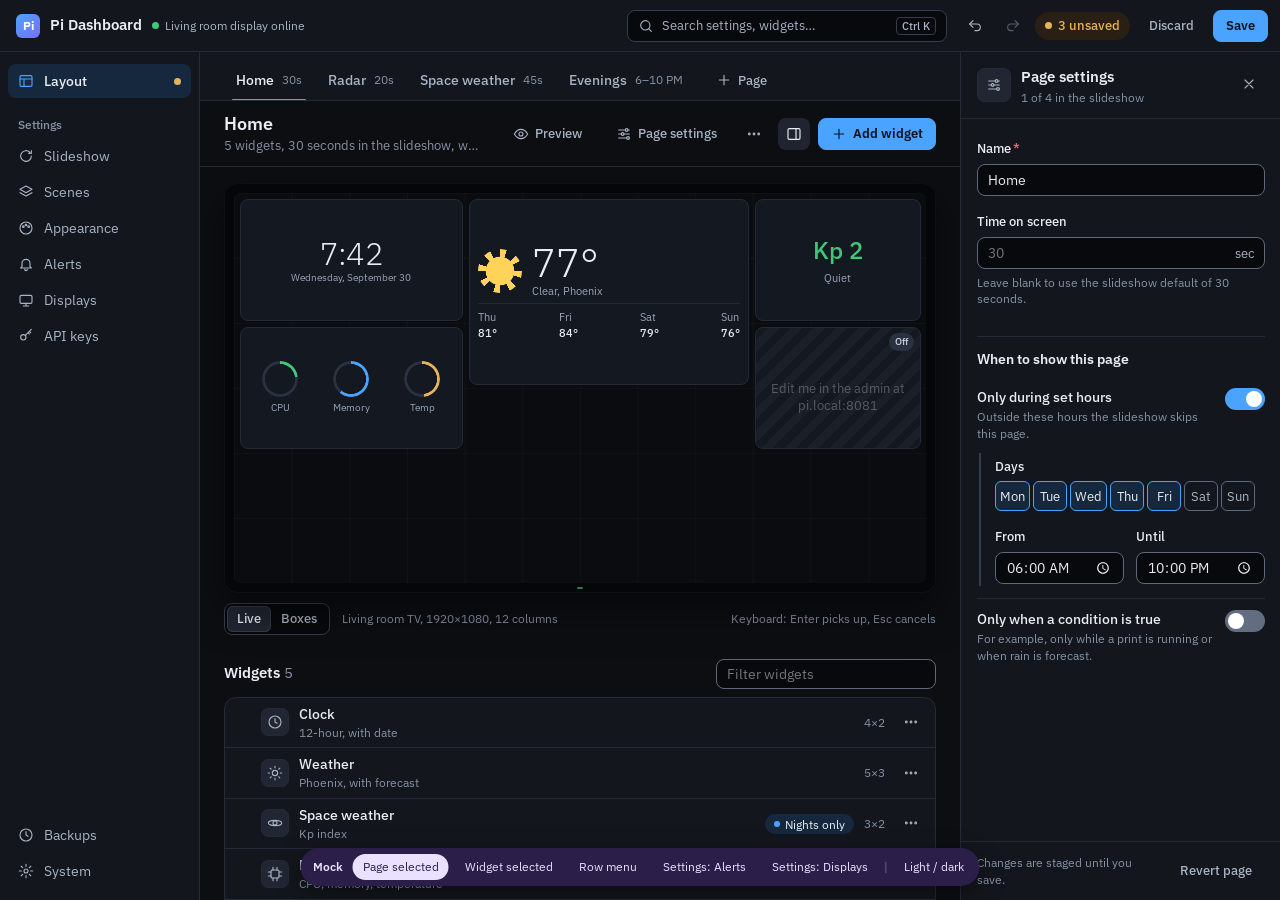
<file: mocks/admin-redesign.html>
<!DOCTYPE html>
<html lang="en" data-theme="dark">
<head>
<meta charset="utf-8" />
<meta name="viewport" content="width=device-width, initial-scale=1" />
<title>Admin Redesign Mock</title>
<link rel="preconnect" href="https://fonts.googleapis.com" />
<link href="https://fonts.googleapis.com/css2?family=IBM+Plex+Sans:wght@400;500;600;700&display=swap" rel="stylesheet" />
<style>
/* ===== tokens (same palette family as admin/css/tokens.css; contrast-checked) ===== */
:root{
  --fs-xs:11.5px;--fs-sm:12.5px;--fs-md:13.5px;--fs-lg:15px;--fs-xl:18px;
  --sp-1:4px;--sp-2:8px;--sp-3:12px;--sp-4:16px;--sp-5:24px;--sp-6:32px;
  --r-sm:6px;--r-md:8px;--r-lg:12px;--r-pill:999px;
  --control-h:32px;--top-h:52px;--insp-w:360px;
  --font:"IBM Plex Sans",system-ui,"Segoe UI",sans-serif;
  --ease:cubic-bezier(.2,.8,.3,1);
}
:root,:root[data-theme="dark"]{
  color-scheme:dark;
  --bg-app:#0c0e12;--bg-sunken:#08090c;--surface-1:#13161c;--surface-2:#191d25;--surface-3:#212632;--surface-hover:#1f2430;
  --border-subtle:#242a36;--border-strong:#353d4c;--input-border:#5e687c;--switch-off:#626d81;
  --text-1:#e8edf4;--text-2:#a8b3c4;--text-3:#8792a5;
  --accent:#4aa3ff;--accent-fg:#06121f;--accent-soft:#16283d;
  --ok:#3fc77a;--warn:#e7b25a;--danger:#f26d78;--warn-soft:#2a1f14;--danger-soft:#2d151a;
  --bezel:#050608;--wall:#0a0c10;
  --e-2:0 4px 12px rgb(0 0 0/.38);--e-3:0 16px 40px rgb(0 0 0/.5);--scrim:rgb(0 0 0/.55);
}
:root[data-theme="light"]{
  color-scheme:light;
  --bg-app:#f4f5f7;--bg-sunken:#eef0f3;--surface-1:#fff;--surface-2:#f7f8fa;--surface-3:#fff;--surface-hover:#eef0f4;
  --border-subtle:#e1e5ea;--border-strong:#c6cdd7;--input-border:#8b95a4;--switch-off:#808a99;
  --text-1:#10151c;--text-2:#4a5463;--text-3:#5d6878;
  --accent:#0b6fdc;--accent-fg:#fff;--accent-soft:#e6f0fd;
  --ok:#157f45;--warn:#8a5a04;--danger:#c22f3c;--warn-soft:#fbf1de;--danger-soft:#fdeaec;
  --bezel:#1b1f27;--wall:#0d1015;
  --e-2:0 4px 12px rgb(16 21 28/.10);--e-3:0 16px 40px rgb(16 21 28/.18);--scrim:rgb(16 21 28/.35);
}
:root{--focus:0 0 0 2px var(--bg-app),0 0 0 4px var(--accent)}
@media (prefers-reduced-motion:reduce){*{transition:none!important;animation:none!important}}

*{box-sizing:border-box}
html,body{height:100%;margin:0}
body{background:var(--bg-app);color:var(--text-1);font:400 var(--fs-md)/1.5 var(--font);font-variant-numeric:tabular-nums;overflow:hidden}
button,input,select{font:inherit;color:inherit}
:focus-visible{outline:none;box-shadow:var(--focus)}
.sr{position:absolute!important;width:1px;height:1px;overflow:hidden;clip:rect(0 0 0 0);white-space:nowrap}
svg.i{width:16px;height:16px;flex:none;stroke:currentColor;fill:none;stroke-width:1.7;stroke-linecap:round;stroke-linejoin:round}

/* ===== controls ===== */
.btn{display:inline-flex;align-items:center;gap:6px;height:var(--control-h);padding:0 12px;border-radius:var(--r-md);border:1px solid var(--border-strong);background:var(--surface-2);font-size:var(--fs-sm);font-weight:500;cursor:pointer;white-space:nowrap;transition:background .12s,border-color .12s}
.btn:hover{background:var(--surface-hover)}
.btn.ghost{background:transparent;border-color:transparent;color:var(--text-2)}
.btn.ghost:hover{background:var(--surface-hover);color:var(--text-1)}
.btn.primary{background:var(--accent);border-color:var(--accent);color:var(--accent-fg);font-weight:600}
.btn.primary:hover{filter:brightness(1.08)}
.btn.danger-text{background:transparent;border-color:transparent;color:var(--danger)}
.btn.danger-text:hover{background:var(--danger-soft)}
.btn.icon{width:var(--control-h);padding:0;justify-content:center}
.btn[disabled]{opacity:.45;cursor:not-allowed}
.btn[aria-expanded="true"]{background:var(--surface-hover);color:var(--text-1)}
kbd{font:500 10.5px var(--font);padding:1px 5px;border-radius:4px;border:1px solid var(--border-strong);color:var(--text-2)}
.seg{display:inline-flex;padding:2px;border-radius:var(--r-md);background:var(--bg-sunken);border:1px solid var(--border-strong)}
.seg button{height:26px;padding:0 10px;border:0;border-radius:6px;background:transparent;color:var(--text-2);font-size:var(--fs-sm);font-weight:500;cursor:pointer}
.seg button[aria-pressed="true"]{background:var(--surface-3);color:var(--text-1);box-shadow:0 1px 2px rgb(0 0 0/.25),inset 0 0 0 1px var(--border-strong)}
input.in,select.in{width:100%;height:var(--control-h);padding:0 10px;border-radius:var(--r-md);border:1px solid var(--input-border);background:var(--bg-sunken);font-size:var(--fs-md)}
input.in:focus,select.in:focus{border-color:var(--accent);box-shadow:0 0 0 3px var(--accent-soft);outline:none}
.suffix{position:relative}.suffix input{padding-right:34px}.suffix span{position:absolute;right:10px;top:50%;transform:translateY(-50%);color:var(--text-2);font-size:var(--fs-sm);pointer-events:none}

.field{display:grid;gap:6px;margin-bottom:var(--sp-4)}
.field>label,.flabel{font-size:var(--fs-sm);font-weight:500;color:var(--text-1)}
.help{font-size:var(--fs-xs);color:var(--text-3);line-height:1.45;margin:0}
.req{color:var(--danger);margin-left:2px}
.cols{display:grid;grid-template-columns:repeat(auto-fit,minmax(120px,1fr));gap:var(--sp-3)}

/* Switch rows: the whole row is the <label>, text column flexes, the switch
   never shares a box with text. This is the fix for the wrapping bug. */
.sw-row{display:grid;grid-template-columns:minmax(0,1fr) auto;align-items:start;gap:var(--sp-3);padding:10px 0;cursor:pointer}
.sw-row+.sw-row,.reveal+.sw-row{border-top:1px solid var(--border-subtle)}
.sw-row .t{display:block;font-size:var(--fs-md);font-weight:500;overflow-wrap:anywhere}
.sw-row .help{display:block;margin-top:2px}
.switch{position:relative;width:40px;height:22px;margin-top:1px;border-radius:var(--r-pill);background:var(--switch-off);transition:background .15s}
.switch::after{content:"";position:absolute;top:3px;left:3px;width:16px;height:16px;border-radius:50%;background:#fff;transition:transform .18s var(--ease)}
.switch input{position:absolute;inset:0;margin:0;opacity:0;cursor:pointer}
.switch:has(input:checked){background:var(--accent)}
.switch:has(input:checked)::after{transform:translateX(18px)}
.switch:has(input:focus-visible){box-shadow:var(--focus)}
.reveal{display:none;margin:0 0 12px 2px;padding:4px 0 2px 14px;border-left:2px solid var(--border-strong)}
.sw-row:has(input:checked)+.reveal{display:block}
.chips{display:flex;flex-wrap:wrap;gap:3px}
.chip{height:30px;min-width:34px;padding:0 4px;border-radius:var(--r-sm);border:1px solid var(--input-border);background:transparent;color:var(--text-2);font-size:var(--fs-sm);cursor:pointer}
.chip[aria-pressed="true"]{background:var(--accent-soft);border-color:var(--accent);color:var(--text-1)}

/* ===== shell ===== */
.top{position:relative;z-index:20;height:var(--top-h);display:flex;align-items:center;gap:var(--sp-3);padding:0 var(--sp-3) 0 var(--sp-4);border-bottom:1px solid var(--border-subtle);background:var(--surface-1)}
.brand{display:flex;align-items:center;gap:10px;min-width:0}
.logo{width:24px;height:24px;border-radius:6px;background:linear-gradient(135deg,var(--accent),#7b6cff);display:grid;place-items:center;color:#fff;font-weight:700;font-size:12px;flex:none}
.brand b{font-size:var(--fs-lg);font-weight:600;white-space:nowrap}
.conn{display:inline-flex;align-items:center;gap:6px;font-size:var(--fs-xs);color:var(--text-2);white-space:nowrap}
.dot{width:7px;height:7px;border-radius:50%;background:var(--ok);flex:none}
.top .grow{flex:1}
.search{display:flex;align-items:center;gap:8px;width:min(320px,30vw);height:32px;padding:0 10px;border:1px solid var(--border-strong);border-radius:var(--r-md);background:var(--bg-sunken);color:var(--text-2);font-size:var(--fs-sm);cursor:pointer}
.search span{flex:1;text-align:left}
.savebar{display:flex;align-items:center;gap:6px}
.pending{display:inline-flex;align-items:center;gap:6px;height:28px;padding:0 10px;border-radius:var(--r-pill);background:var(--warn-soft);color:var(--warn);font-size:var(--fs-sm);font-weight:500;border:0;cursor:pointer;white-space:nowrap}
.pending .dot{background:var(--warn)}

.app{display:grid;grid-template-columns:200px minmax(0,1fr);height:calc(100% - var(--top-h))}
.rail{display:flex;flex-direction:column;gap:2px;padding:var(--sp-3) var(--sp-2);border-right:1px solid var(--border-subtle);background:var(--surface-1);overflow-y:auto}
.rail h3{margin:var(--sp-4) 10px 4px;font-size:var(--fs-xs);font-weight:500;color:var(--text-3)}
.nav{position:relative;display:flex;align-items:center;gap:10px;min-height:34px;padding:0 10px;border-radius:var(--r-md);border:0;background:transparent;color:var(--text-2);font-size:var(--fs-md);cursor:pointer;text-align:left;white-space:nowrap}
.nav:hover{background:var(--surface-hover);color:var(--text-1)}
.nav[aria-current="page"]{background:var(--accent-soft);color:var(--text-1);font-weight:500}
.nav[aria-current="page"] svg{color:var(--accent)}
.nav .badge{margin-left:auto;width:7px;height:7px;border-radius:50%;background:var(--warn)}
.rail .spacer{flex:1}
.rail .more-btn{display:none}

/* ===== layout view ===== */
.view{display:none;min-height:0;height:100%}
body[data-view="layout"] #v-layout{display:grid}
body[data-view="settings"] #v-settings{display:block}
#v-layout{grid-template-columns:minmax(0,1fr) var(--insp-w);transition:grid-template-columns .22s var(--ease)}
.work{display:flex;flex-direction:column;min-width:0;min-height:0;overflow:auto}

.workhead{position:sticky;top:0;z-index:5;background:var(--bg-app);border-bottom:1px solid var(--border-subtle)}
.pagebar{display:flex;align-items:center;gap:var(--sp-2);padding:var(--sp-2) var(--sp-5) 0;background:var(--surface-1);border-bottom:1px solid var(--border-subtle)}
.tabs{display:flex;gap:2px;overflow-x:auto;scrollbar-width:none;min-width:0}
.tabs.overflow{mask-image:linear-gradient(90deg,#000 calc(100% - 28px),transparent)}
.tab{position:relative;display:flex;align-items:center;gap:8px;height:40px;padding:0 12px;border:0;background:transparent;color:var(--text-2);font-size:var(--fs-md);font-weight:500;cursor:pointer;white-space:nowrap}
.tab:hover{color:var(--text-1)}
.tab[aria-selected="true"]{color:var(--text-1)}
.tab[aria-selected="true"]::after{content:"";position:absolute;left:8px;right:8px;bottom:-1px;height:2px;border-radius:2px;background:var(--accent)}
.tab small{color:var(--text-3);font-size:var(--fs-xs);font-weight:400}
.addpage{flex:none}

.workhead{container-type:inline-size}
.toolbar{display:flex;align-items:center;gap:var(--sp-2);flex-wrap:nowrap;padding:var(--sp-3) var(--sp-5)}
.toolbar>*{flex:none}
.toolbar .title{flex:1 1 auto;min-width:0;margin-right:var(--sp-2)}
.toolbar h1{margin:0;font-size:var(--fs-xl);font-weight:600;line-height:1.25;white-space:nowrap;overflow:hidden;text-overflow:ellipsis}
.toolbar .meta{font-size:var(--fs-sm);color:var(--text-3);white-space:nowrap;overflow:hidden;text-overflow:ellipsis}
@container (max-width:720px){.tl .tb-lbl{display:none}.tl{width:var(--control-h);padding:0;justify-content:center}}
@container (max-width:420px){.toolbar .meta{display:none}}
.anchor{position:relative;display:inline-flex}

/* the wall display */
.stage{padding:var(--sp-4) var(--sp-5) var(--sp-3)}
.bezel{position:relative;max-width:1100px;margin:0 auto;padding:10px;border-radius:14px;background:var(--bezel);box-shadow:var(--e-3),inset 0 0 0 1px rgb(255 255 255/.04)}
.bezel::after{content:"";position:absolute;bottom:4px;left:50%;width:6px;height:2px;border-radius:2px;background:var(--ok);opacity:.6;transform:translateX(-50%)}
.screen{position:relative;aspect-ratio:16/9;border-radius:6px;background:var(--wall);overflow:hidden;
  display:grid;grid-template-columns:repeat(12,1fr);grid-template-rows:repeat(6,1fr);gap:6px;padding:6px;
  background-image:linear-gradient(rgb(255 255 255/.025) 1px,transparent 1px),linear-gradient(90deg,rgb(255 255 255/.025) 1px,transparent 1px);background-size:calc(100%/12) calc(100%/6)}
.w{position:relative;min-width:0;min-height:0;overflow:hidden;border-radius:8px;background:#141821;border:1px solid #232a37;color:#e8edf4;cursor:grab;container-type:size;transition:grid-area .15s}
.w:hover{border-color:#3a4558}
.w:focus-visible{box-shadow:0 0 0 2px var(--accent)}
.w[aria-pressed="true"]{border-color:var(--accent);box-shadow:0 0 0 1px var(--accent)}
.w .cap{position:absolute;top:5px;left:8px;right:8px;font-size:10.5px;font-weight:500;color:#9aa5b8;white-space:nowrap;overflow:hidden;text-overflow:ellipsis;opacity:0;transition:opacity .12s;z-index:1}
.w:hover .cap,.w:focus-visible .cap,.w[aria-pressed="true"] .cap,body.boxes .w .cap{opacity:1}
.w .body{position:absolute;inset:0;display:grid;place-items:center;padding:8px;text-align:center}
.w.off .body{opacity:.35}
.w.off{background-image:repeating-linear-gradient(-45deg,transparent 0 8px,rgb(255 255 255/.03) 8px 16px)}
.offtag{position:absolute;top:5px;right:6px;z-index:2;height:18px;padding:0 6px;border-radius:var(--r-pill);background:#2a3140;color:#c9d2df;font-size:10px;font-weight:500;line-height:18px}
.h{position:absolute;width:9px;height:9px;border-radius:2px;background:#fff;border:1.5px solid var(--accent);display:none;z-index:2}
.w[aria-pressed="true"] .h{display:block}
.h.se{right:-1px;bottom:-1px;cursor:nwse-resize}.h.e{right:-1px;top:calc(50% - 4px);cursor:ew-resize}.h.s{bottom:-1px;left:calc(50% - 4px);cursor:ns-resize}
body.boxes .w .body{opacity:.12}
/* Widget faces respond to their own box: secondary content drops out before anything clips. */
.clock{font-size:clamp(14px,26cqmin,64px);font-weight:300;letter-spacing:-.02em;line-height:1}
.clock small{display:block;font-size:clamp(9px,8cqmin,14px);font-weight:400;color:#9aa5b8;letter-spacing:0;margin-top:4px}
.wx{display:grid;grid-template-columns:auto 1fr;gap:4px 10px;align-items:center;text-align:left;width:100%}
.wx .t{font-size:clamp(16px,22cqh,48px);font-weight:300;line-height:1}
.wx .s{font-size:11px;color:#9aa5b8;white-space:nowrap;overflow:hidden;text-overflow:ellipsis}
.wx .fc{grid-column:1/-1;display:flex;justify-content:space-between;gap:6px;font-size:10.5px;color:#9aa5b8;border-top:1px solid #232a37;padding-top:6px}
.wx .fc b{display:block;color:#e8edf4;font-weight:500}
.sun{width:clamp(20px,24cqh,46px);aspect-ratio:1;border-radius:50%;background:radial-gradient(circle,#ffd25a 45%,transparent 47%),conic-gradient(from 0deg,#ffd25a 0 5%,transparent 5% 12.5%,#ffd25a 12.5% 17.5%,transparent 17.5% 25%,#ffd25a 25% 30%,transparent 30% 37.5%,#ffd25a 37.5% 42.5%,transparent 42.5% 50%,#ffd25a 50% 55%,transparent 55% 62.5%,#ffd25a 62.5% 67.5%,transparent 67.5% 75%,#ffd25a 75% 80%,transparent 80% 87.5%,#ffd25a 87.5% 92.5%,transparent 92.5%)}
.kp{display:grid;gap:2px}.kp b{font-size:clamp(14px,20cqmin,34px);font-weight:500;color:var(--ok)}.kp span{font-size:10.5px;color:#9aa5b8}
.gauges{display:flex;gap:8px;width:100%;justify-content:space-around}
.g{display:grid;justify-items:center;gap:3px;font-size:10px;color:#9aa5b8}
.g i{width:clamp(18px,30cqh,48px);aspect-ratio:1;border-radius:50%;background:conic-gradient(var(--c) calc(var(--p)*1%),#2a3140 0);-webkit-mask:radial-gradient(circle,transparent 58%,#000 60%);mask:radial-gradient(circle,transparent 58%,#000 60%)}
  .mini{display:none;font-size:11px;line-height:1.35;color:#c9d2df;text-align:left}
.mini b{font-weight:600;color:#e8edf4}
.txt{font-size:clamp(10px,11cqmin,18px);line-height:1.3;color:#c9d2df;overflow-wrap:anywhere;overflow:hidden;display:-webkit-box;-webkit-line-clamp:3;-webkit-box-orient:vertical}
@container (max-height:150px){.wx .fc{display:none}}
@container (max-height:90px){.clock small,.kp span{display:none}}
@container (max-width:170px){.wx .sun{display:none}.wx{grid-template-columns:1fr;text-align:center}.gauges{display:none}.gauges+.mini{display:block}}
@container (max-height:70px){.gauges{display:none}.gauges+.mini{display:block}}
@container (max-width:110px){.kp span{display:none}.txt{display:none}.txt+.mini{display:block;text-align:center;color:#9aa5b8}}
.w.off .body{padding-top:26px}
.stage-foot{display:flex;align-items:center;gap:var(--sp-3);max-width:1100px;margin:10px auto 0;font-size:var(--fs-xs);color:var(--text-3)}
.stage-foot .fmeta{white-space:nowrap}
.stage-foot .fhelp{margin-left:auto;white-space:nowrap;overflow:hidden;text-overflow:ellipsis;min-width:0}
.canvas-status{display:flex;align-items:center;gap:8px;max-width:1100px;margin:6px auto 0;font-size:var(--fs-sm);color:var(--text-2)}
.canvas-status.warn{color:var(--warn)}
.canvas-status button{border:0;background:none;padding:0;color:var(--accent);font-size:inherit;text-decoration:underline;cursor:pointer}
.canvas-status:empty{display:none}
.w.clash{border-color:#f0b54d!important;box-shadow:0 0 0 1px #f0b54d!important}
.w.grabbed{cursor:grabbing;box-shadow:0 0 0 2px var(--accent),0 8px 24px rgb(0 0 0/.5)!important;z-index:3}

/* widget list */
.list{max-width:1150px;margin:0 auto;width:100%;padding:0 var(--sp-5) var(--sp-6)}
.list-head{display:flex;align-items:center;gap:var(--sp-3);margin:var(--sp-3) 0 var(--sp-2)}
.list-head h2{margin:0;font-size:var(--fs-lg);font-weight:600}
.list-head .count{color:var(--text-3);font-weight:400}
.list-head input{margin-left:auto;max-width:220px;height:30px}
.rows{border:1px solid var(--border-subtle);border-radius:var(--r-lg);background:var(--surface-1)}
.row{position:relative;display:grid;grid-template-columns:16px 28px minmax(0,1fr) auto auto 32px;align-items:center;gap:10px;min-height:48px;padding:6px 8px 6px 10px;cursor:pointer}
.row+.row{border-top:1px solid var(--border-subtle)}
.row:hover{background:var(--surface-hover)}
.row[aria-selected="true"]{background:var(--accent-soft)}
.row:first-child{border-radius:var(--r-lg) var(--r-lg) 0 0}.row:last-child{border-radius:0 0 var(--r-lg) var(--r-lg)}
.grip{color:var(--text-3);cursor:grab;opacity:0}.row:hover .grip,.row:focus-within .grip{opacity:1}
.ico{width:28px;height:28px;border-radius:7px;display:grid;place-items:center;background:var(--surface-3);color:var(--text-2);border:1px solid var(--border-subtle)}
.nm{min-width:0}.nm b{display:block;font-weight:500;white-space:nowrap;overflow:hidden;text-overflow:ellipsis}.nm span{display:block;font-size:var(--fs-xs);color:var(--text-3);white-space:nowrap;overflow:hidden;text-overflow:ellipsis}
.size{font-size:var(--fs-xs);color:var(--text-3)}
.pill{display:inline-flex;align-items:center;gap:5px;height:20px;padding:0 8px;border-radius:var(--r-pill);font-size:var(--fs-xs);background:var(--surface-3);color:var(--text-2);border:1px solid var(--border-subtle);white-space:nowrap}
.pill.sched{background:var(--accent-soft);color:var(--text-1);border-color:transparent}
.pill.sched::before{content:"";width:6px;height:6px;border-radius:50%;background:var(--accent)}
.menu{position:absolute;z-index:30;min-width:210px;padding:4px;border-radius:var(--r-md);background:var(--surface-3);border:1px solid var(--border-strong);box-shadow:var(--e-3);display:none}
.menu.open{display:block}
.menu button{display:flex;align-items:center;gap:10px;width:100%;height:34px;padding:0 10px;border:0;border-radius:6px;background:transparent;font-size:var(--fs-md);text-align:left;cursor:pointer;white-space:nowrap}
.menu button:hover,.menu button:focus-visible{background:var(--surface-hover);box-shadow:none}
.menu button kbd{margin-left:auto}
.menu hr{border:0;border-top:1px solid var(--border-subtle);margin:4px 0}
.menu .bad{color:var(--danger)}
.anchor .menu{top:calc(100% + 4px);right:0}
.row .menu{right:8px;top:44px}

/* inspector: docked, collapsible, pushes the canvas instead of covering it */
.insp{display:flex;flex-direction:column;min-height:0;min-width:0;overflow:hidden;border-left:1px solid var(--border-subtle);background:var(--surface-1)}
.insp-inner{display:flex;flex-direction:column;width:var(--insp-w);height:100%}
.insp-head{display:flex;align-items:flex-start;gap:10px;padding:var(--sp-4) var(--sp-4) var(--sp-3);border-bottom:1px solid var(--border-subtle)}
.insp-head .ico{width:34px;height:34px}
.insp-head h2{margin:0;font-size:var(--fs-lg);font-weight:600;line-height:1.25}
.insp-head p{margin:2px 0 0;font-size:var(--fs-xs);color:var(--text-3)}
.insp-head .close{margin-left:auto}
.insp-body{flex:1;overflow-y:auto;padding:var(--sp-2) var(--sp-4) var(--sp-4)}
.group{padding:var(--sp-3) 0}
.group+.group{border-top:1px solid var(--border-subtle)}
.group>h3{margin:0 0 var(--sp-2);font-size:var(--fs-md);font-weight:600}
.insp-foot{display:flex;align-items:center;gap:var(--sp-2);padding:var(--sp-3) var(--sp-4);border-top:1px solid var(--border-subtle);font-size:var(--fs-xs);color:var(--text-3)}
.insp-foot .grow{flex:1}
.pane{display:none}
body[data-sel="page"] .pane.page,body[data-sel="widget"] .pane.widget{display:contents}
.pos{display:grid;grid-template-columns:repeat(4,1fr);gap:6px}
.pos label{display:grid;gap:3px;font-size:var(--fs-xs);color:var(--text-2)}
.pos input{text-align:center;padding:0 4px}
body.insp-closed #v-layout{grid-template-columns:minmax(0,1fr) 0}
body.insp-closed .insp{border-left:0}
.insp-toggle[aria-pressed="true"]{background:var(--surface-hover);color:var(--text-1)}

/* ===== settings view ===== */
#v-settings{overflow-y:auto}
.sbody{padding:var(--sp-6) var(--sp-5) 96px}
.sbody .inner{max-width:720px;margin:0 auto}
.crumb{font-size:var(--fs-sm);color:var(--text-3);margin-bottom:4px}
.sbody h1{margin:0;font-size:22px;font-weight:600;letter-spacing:-.01em}
.lede{margin:6px 0 var(--sp-5);color:var(--text-2);max-width:62ch}
.card{border:1px solid var(--border-subtle);border-radius:var(--r-lg);background:var(--surface-1);margin-bottom:var(--sp-4)}
.card-h{display:flex;align-items:center;flex-wrap:wrap;gap:var(--sp-3);padding:var(--sp-4) var(--sp-4) 0}
.card-h>div{flex:1;min-width:200px}
.card-h h2{margin:0;font-size:var(--fs-lg);font-weight:600}
.card-h p{margin:2px 0 0;font-size:var(--fs-sm);color:var(--text-3)}
.card-b{padding:var(--sp-2) var(--sp-4) var(--sp-4)}
.card-b .sw-row{padding:12px 0}
.field-row{display:grid;grid-template-columns:minmax(0,1fr) 200px;gap:var(--sp-4);align-items:center;padding:12px 0}
.field-row+.field-row{border-top:1px solid var(--border-subtle)}
.field-row .t{font-weight:500}
.reveal .field-row{padding:8px 0}
.spane{display:none}.spane.on{display:block}

/* ===== responsive ===== */
.scrim{display:none}
@media (max-width:1280px){:root{--insp-w:320px}}
/* tablet: icon rail with tooltips; labels stay as accessible names */
@media (max-width:1024px){
  .app{grid-template-columns:60px minmax(0,1fr)}
  .rail{align-items:center;padding:var(--sp-3) 6px}
  .rail h3{width:24px;height:1px;margin:var(--sp-3) auto;background:var(--border-subtle);font-size:0}
  .nav{width:44px;height:40px;justify-content:center;padding:0}
  .nav .lbl{position:absolute!important;width:1px;height:1px;overflow:hidden;clip:rect(0 0 0 0);white-space:nowrap}
  .nav .badge{position:absolute;top:7px;right:8px;margin:0}
  .nav::before{content:attr(data-label);position:absolute;left:calc(100% + 10px);top:50%;transform:translateY(-50%);padding:4px 8px;border-radius:6px;background:var(--surface-3);border:1px solid var(--border-strong);box-shadow:var(--e-2);color:var(--text-1);font-size:var(--fs-sm);white-space:nowrap;opacity:0;pointer-events:none;transition:opacity .1s;z-index:50}
  .nav:hover::before,.nav:focus-visible::before{opacity:1}
  .search{width:auto}.search span,.search kbd{display:none}
  .conn .lbl{display:none}
  .rail{overflow:visible}
  .stage-foot .fhelp{display:none}
}
/* phone: labelled bottom bar, inspector becomes a bottom sheet */
@media (max-width:760px){
  :root{--top-h:52px}
  .app{grid-template-columns:minmax(0,1fr);grid-template-rows:minmax(0,1fr) 60px}
  .rail{grid-row:2;flex-direction:row;align-items:stretch;gap:0;padding:4px;border-right:0;border-top:1px solid var(--border-subtle);overflow:visible}
  .rail h3,.rail .spacer,.rail .desk{display:none}
  .rail .more-btn{display:flex}
  .nav{flex:1;width:auto;height:auto;min-height:48px;flex-direction:column;gap:2px;font-size:10.5px}
  .nav .lbl{position:static!important;width:auto;height:auto;clip:auto;overflow:visible}
  .nav::before{display:none}
  .nav .badge{top:6px;right:calc(50% - 16px)}
  .pagebar,.toolbar,.stage,.list{padding-left:16px;padding-right:16px}
  .insp-toggle{display:none}
  .sbody{padding:var(--sp-5) 16px 96px}
  .brand b{display:none}
  .savebar .discard{display:none}
  .field-row{grid-template-columns:1fr;gap:6px}
  .row{grid-template-columns:28px minmax(0,1fr) auto 32px}.row .grip,.row .size{display:none}
  .stage-foot .fhelp,.stage-foot .fmeta{display:none}
  #v-layout,body.insp-closed #v-layout{grid-template-columns:minmax(0,1fr)}
  .insp{position:fixed;left:0;right:0;bottom:0;height:78vh;z-index:60;border:0;border-radius:16px 16px 0 0;box-shadow:var(--e-3);transform:translateY(100%);transition:transform .25s var(--ease)}
  .insp-inner{width:100%}
  body.sheet .insp{transform:none}
  body.sheet .scrim{display:block;position:fixed;inset:0;background:var(--scrim);z-index:59}
  .insp-head::before{content:"";position:absolute;top:6px;left:50%;width:36px;height:4px;border-radius:2px;background:var(--border-strong);transform:translateX(-50%)}
  .insp-head{position:relative;padding-top:20px}
  .more-menu{bottom:64px!important;top:auto!important;right:8px!important;left:auto!important}
}

/* ===== mock harness (not part of the design) ===== */
.mock{position:fixed;left:50%;bottom:14px;transform:translateX(-50%);z-index:100;display:flex;align-items:center;gap:6px;padding:6px 6px 6px 12px;border-radius:var(--r-pill);background:#2b1f4a;color:#e9e1ff;font-size:12px;box-shadow:0 8px 24px rgb(0 0 0/.4);white-space:nowrap;max-width:calc(100vw - 16px);overflow-x:auto}
.mock b{font-weight:600;margin-right:4px}
.mock button{height:26px;padding:0 10px;border-radius:var(--r-pill);border:0;background:transparent;color:inherit;font-size:12px;cursor:pointer}
.mock button[aria-pressed="true"]{background:#e9e1ff;color:#2b1f4a}
@media (max-width:760px){.mock{bottom:68px}}
</style>
</head>
<body data-view="layout" data-sel="page">

<svg width="0" height="0" style="position:absolute" aria-hidden="true">
  <symbol id="i-layout" viewBox="0 0 24 24"><rect x="3" y="4" width="18" height="16" rx="2"/><path d="M3 9h18M9 9v11"/></symbol>
  <symbol id="i-rotate" viewBox="0 0 24 24"><path d="M20 12a8 8 0 1 1-2.3-5.6M20 4v4h-4"/></symbol>
  <symbol id="i-scenes" viewBox="0 0 24 24"><path d="M12 3l9 5-9 5-9-5 9-5z"/><path d="M3 13l9 5 9-5"/></symbol>
  <symbol id="i-paint" viewBox="0 0 24 24"><circle cx="12" cy="12" r="9"/><circle cx="8" cy="10" r="1.2"/><circle cx="12" cy="7.5" r="1.2"/><circle cx="16" cy="10" r="1.2"/></symbol>
  <symbol id="i-bell" viewBox="0 0 24 24"><path d="M6 16V11a6 6 0 0 1 12 0v5l2 2H4l2-2zM10 20a2 2 0 0 0 4 0"/></symbol>
  <symbol id="i-tv" viewBox="0 0 24 24"><rect x="3" y="5" width="18" height="12" rx="2"/><path d="M8 21h8M12 17v4"/></symbol>
  <symbol id="i-key" viewBox="0 0 24 24"><circle cx="8" cy="14" r="4"/><path d="M11 11l9-9M17 5l2 2M15 7l2 2"/></symbol>
  <symbol id="i-clock" viewBox="0 0 24 24"><circle cx="12" cy="12" r="9"/><path d="M12 7v5l3 2"/></symbol>
  <symbol id="i-gear" viewBox="0 0 24 24"><circle cx="12" cy="12" r="3"/><path d="M12 2v3M12 19v3M2 12h3M19 12h3M4.9 4.9l2.1 2.1M17 17l2.1 2.1M4.9 19.1L7 17M17 7l2.1-2.1"/></symbol>
  <symbol id="i-search" viewBox="0 0 24 24"><circle cx="11" cy="11" r="7"/><path d="M20 20l-4-4"/></symbol>
  <symbol id="i-undo" viewBox="0 0 24 24"><path d="M9 14L4 9l5-5"/><path d="M4 9h11a5 5 0 0 1 0 10h-3"/></symbol>
  <symbol id="i-redo" viewBox="0 0 24 24"><path d="M15 14l5-5-5-5"/><path d="M20 9H9a5 5 0 0 0 0 10h3"/></symbol>
  <symbol id="i-more" viewBox="0 0 24 24"><circle cx="5" cy="12" r="1.3"/><circle cx="12" cy="12" r="1.3"/><circle cx="19" cy="12" r="1.3"/></symbol>
  <symbol id="i-plus" viewBox="0 0 24 24"><path d="M12 5v14M5 12h14"/></symbol>
  <symbol id="i-grip" viewBox="0 0 24 24"><circle cx="9" cy="6" r="1"/><circle cx="15" cy="6" r="1"/><circle cx="9" cy="12" r="1"/><circle cx="15" cy="12" r="1"/><circle cx="9" cy="18" r="1"/><circle cx="15" cy="18" r="1"/></symbol>
  <symbol id="i-tidy" viewBox="0 0 24 24"><rect x="3" y="3" width="8" height="8" rx="1"/><rect x="13" y="3" width="8" height="8" rx="1"/><rect x="3" y="13" width="18" height="8" rx="1"/></symbol>
  <symbol id="i-eye" viewBox="0 0 24 24"><path d="M2 12s4-7 10-7 10 7 10 7-4 7-10 7S2 12 2 12z"/><circle cx="12" cy="12" r="3"/></symbol>
  <symbol id="i-sun" viewBox="0 0 24 24"><circle cx="12" cy="12" r="4"/><path d="M12 2v2M12 20v2M2 12h2M20 12h2M4.9 4.9l1.4 1.4M17.7 17.7l1.4 1.4M4.9 19.1l1.4-1.4M17.7 6.3l1.4-1.4"/></symbol>
  <symbol id="i-cpu" viewBox="0 0 24 24"><rect x="6" y="6" width="12" height="12" rx="2"/><path d="M9 2v4M15 2v4M9 18v4M15 18v4M2 9h4M2 15h4M18 9h4M18 15h4"/></symbol>
  <symbol id="i-text" viewBox="0 0 24 24"><path d="M5 6h14M12 6v13"/></symbol>
  <symbol id="i-orbit" viewBox="0 0 24 24"><circle cx="12" cy="12" r="3"/><ellipse cx="12" cy="12" rx="10" ry="4"/></symbol>
  <symbol id="i-x" viewBox="0 0 24 24"><path d="M6 6l12 12M18 6L6 18"/></symbol>
  <symbol id="i-copy" viewBox="0 0 24 24"><rect x="8" y="8" width="12" height="12" rx="2"/><path d="M16 8V5a1 1 0 0 0-1-1H5a1 1 0 0 0-1 1v10a1 1 0 0 0 1 1h3"/></symbol>
  <symbol id="i-left" viewBox="0 0 24 24"><path d="M19 12H5M11 6l-6 6 6 6"/></symbol>
  <symbol id="i-right" viewBox="0 0 24 24"><path d="M5 12h14M13 6l6 6-6 6"/></symbol>
  <symbol id="i-off" viewBox="0 0 24 24"><circle cx="12" cy="12" r="9"/><path d="M5.6 5.6l12.8 12.8"/></symbol>
  <symbol id="i-trash" viewBox="0 0 24 24"><path d="M4 7h16M10 11v6M14 11v6M6 7l1 13h10l1-13M9 7V4h6v3"/></symbol>
  <symbol id="i-edit" viewBox="0 0 24 24"><path d="M4 20h4L19 9l-4-4L4 16v4z"/></symbol>
  <symbol id="i-panel" viewBox="0 0 24 24"><rect x="3" y="4" width="18" height="16" rx="2"/><path d="M15 4v16"/></symbol>
  <symbol id="i-sliders" viewBox="0 0 24 24"><path d="M4 6h10M18 6h2M4 12h4M12 12h8M4 18h12M20 18h0"/><circle cx="16" cy="6" r="2"/><circle cx="10" cy="12" r="2"/><circle cx="18" cy="18" r="2"/></symbol>
</svg>

<header class="top">
  <div class="brand">
    <div class="logo" aria-hidden="true">Pi</div>
    <b>Pi Dashboard</b>
    <span class="conn" title="Admin is reachable on your home network without a login. Don't expose port 8081 to the internet."><span class="dot" aria-hidden="true"></span><span class="lbl">Living room display online</span></span>
  </div>
  <div class="grow"></div>
  <button class="search" aria-label="Search settings, widgets and pages (Ctrl+K)"><svg class="i"><use href="#i-search"/></svg><span>Search settings, widgets…</span><kbd>Ctrl K</kbd></button>
  <div class="savebar">
    <button class="btn ghost icon" aria-label="Undo" title="Undo (Ctrl+Z)"><svg class="i"><use href="#i-undo"/></svg></button>
    <button class="btn ghost icon" aria-label="Redo" title="Redo (Ctrl+Shift+Z)" disabled><svg class="i"><use href="#i-redo"/></svg></button>
    <button class="pending" title="Review what changed"><span class="dot" aria-hidden="true"></span>3 unsaved</button>
    <button class="btn ghost discard">Discard</button>
    <button class="btn primary" title="Save to the dashboard (Ctrl+S)">Save</button>
  </div>
</header>

<div class="app">
  <nav class="rail" aria-label="Sections">
    <button class="nav" data-go="layout" data-label="Layout" aria-current="page"><svg class="i"><use href="#i-layout"/></svg><span class="lbl">Layout</span><span class="badge" title="Unsaved changes"></span></button>
    <h3>Settings</h3>
    <button class="nav" data-go="settings" data-pane="rotation" data-label="Slideshow"><svg class="i"><use href="#i-rotate"/></svg><span class="lbl">Slideshow</span></button>
    <button class="nav desk" data-go="settings" data-pane="scenes" data-label="Scenes"><svg class="i"><use href="#i-scenes"/></svg><span class="lbl">Scenes</span></button>
    <button class="nav desk" data-go="settings" data-pane="appearance" data-label="Appearance"><svg class="i"><use href="#i-paint"/></svg><span class="lbl">Appearance</span></button>
    <button class="nav" data-go="settings" data-pane="alerts" data-label="Alerts"><svg class="i"><use href="#i-bell"/></svg><span class="lbl">Alerts</span></button>
    <button class="nav" data-go="settings" data-pane="displays" data-label="Displays"><svg class="i"><use href="#i-tv"/></svg><span class="lbl">Displays</span></button>
    <button class="nav desk" data-go="settings" data-pane="keys" data-label="API keys"><svg class="i"><use href="#i-key"/></svg><span class="lbl">API keys</span></button>
    <div class="spacer"></div>
    <button class="nav desk" data-go="settings" data-pane="backups" data-label="Backups"><svg class="i"><use href="#i-clock"/></svg><span class="lbl">Backups</span></button>
    <button class="nav desk" data-go="settings" data-pane="system" data-label="System"><svg class="i"><use href="#i-gear"/></svg><span class="lbl">System</span></button>
    <button class="nav more-btn" data-menu="moremenu" aria-haspopup="menu" aria-expanded="false"><svg class="i"><use href="#i-more"/></svg><span class="lbl">More</span></button>
  </nav>
  <div class="menu more-menu" id="moremenu" role="menu" style="position:fixed">
    <button role="menuitem" data-go="settings" data-pane="scenes"><svg class="i"><use href="#i-scenes"/></svg>Scenes</button>
    <button role="menuitem" data-go="settings" data-pane="appearance"><svg class="i"><use href="#i-paint"/></svg>Appearance</button>
    <button role="menuitem" data-go="settings" data-pane="keys"><svg class="i"><use href="#i-key"/></svg>API keys</button>
    <button role="menuitem" data-go="settings" data-pane="backups"><svg class="i"><use href="#i-clock"/></svg>Backups</button>
    <button role="menuitem" data-go="settings" data-pane="system"><svg class="i"><use href="#i-gear"/></svg>System</button>
  </div>

  <!-- ================= LAYOUT VIEW ================= -->
  <div class="view" id="v-layout">
    <main class="work">
      <div class="workhead">
        <div class="pagebar">
          <div class="tabs" role="tablist" aria-label="Pages" id="tabs">
            <button class="tab" role="tab" aria-selected="true">Home <small>30s</small></button>
            <button class="tab" role="tab" aria-selected="false" tabindex="-1">Radar <small>20s</small></button>
            <button class="tab" role="tab" aria-selected="false" tabindex="-1">Space weather <small>45s</small></button>
            <button class="tab" role="tab" aria-selected="false" tabindex="-1">Evenings <small>6–10 PM</small></button>
          </div>
          <button class="btn ghost addpage" aria-label="Add page"><svg class="i"><use href="#i-plus"/></svg><span class="tb-lbl">Page</span></button>
        </div>
        <div class="toolbar">
          <div class="title"><h1>Home</h1><div class="meta">5 widgets, 30 seconds in the slideshow, weekdays 6 AM–10 PM</div></div>
          <button class="btn ghost tl" aria-label="Preview" title="Open this page full-screen as the display shows it"><svg class="i"><use href="#i-eye"/></svg><span class="tb-lbl" aria-hidden="true">Preview</span></button>
          <button class="btn ghost tl" data-page-settings aria-label="Page settings" title="Name, time on screen, schedule"><svg class="i"><use href="#i-sliders"/></svg><span class="tb-lbl" aria-hidden="true">Page settings</span></button>
          <span class="anchor">
            <button class="btn ghost icon" aria-label="More page actions" title="More page actions" aria-haspopup="menu" aria-expanded="false" data-menu="pagemenu"><svg class="i"><use href="#i-more"/></svg></button>
            <div class="menu" id="pagemenu" role="menu">
              <button role="menuitem" title="Arrange widgets with no gaps or overlaps"><svg class="i"><use href="#i-tidy"/></svg>Tidy up layout</button>
              <hr>
              <button role="menuitem"><svg class="i"><use href="#i-copy"/></svg>Duplicate page</button>
              <button role="menuitem" disabled style="opacity:.45"><svg class="i"><use href="#i-left"/></svg>Move left</button>
              <button role="menuitem"><svg class="i"><use href="#i-right"/></svg>Move right</button>
              <hr><button role="menuitem" class="bad"><svg class="i"><use href="#i-trash"/></svg>Delete page…</button>
            </div>
          </span>
          <button class="btn ghost icon insp-toggle" aria-label="Show inspector" aria-pressed="true" title="Show or hide the inspector"><svg class="i"><use href="#i-panel"/></svg></button>
          <button class="btn primary"><svg class="i"><use href="#i-plus"/></svg>Add widget</button>
        </div>
      </div>

      <div class="stage">
        <div class="bezel">
          <div class="screen" id="screen" role="group" aria-label="Home page canvas" aria-describedby="canvas-help">
            <div class="w" role="button" tabindex="0" data-w="clock" aria-pressed="false" style="grid-area:1/1/3/5" aria-label="Clock, column 1 row 1, 4 by 2"><span class="cap">Clock</span><div class="body"><div class="clock">7:42<small>Wednesday, September 30</small></div></div><i class="h e"></i><i class="h s"></i><i class="h se"></i></div>
            <div class="w" role="button" tabindex="-1" data-w="weather" aria-pressed="false" style="grid-area:1/5/4/10" aria-label="Weather, column 5 row 1, 5 by 3"><span class="cap">Weather</span><div class="body"><div class="wx"><div class="sun"></div><div><div class="t">77°</div><div class="s">Clear, Phoenix</div></div><div class="fc"><span>Thu<b>81°</b></span><span>Fri<b>84°</b></span><span>Sat<b>79°</b></span><span>Sun<b>76°</b></span></div></div></div><i class="h e"></i><i class="h s"></i><i class="h se"></i></div>
            <div class="w" role="button" tabindex="-1" data-w="space" aria-pressed="false" style="grid-area:1/10/3/13" aria-label="Space weather, column 10 row 1, 3 by 2"><span class="cap">Space weather</span><div class="body"><div class="kp"><b>Kp 2</b><span>Quiet</span></div></div><i class="h e"></i><i class="h s"></i><i class="h se"></i></div>
            <div class="w" role="button" tabindex="-1" data-w="pistats" aria-pressed="false" style="grid-area:3/1/5/5" aria-label="Pi stats, column 1 row 3, 4 by 2"><span class="cap">Pi stats</span><div class="body"><div class="gauges"><span class="g"><i style="--p:23;--c:var(--ok)"></i>CPU</span><span class="g"><i style="--p:61;--c:var(--accent)"></i>Memory</span><span class="g"><i style="--p:48;--c:var(--warn)"></i>Temp</span></div><div class="mini"><b>23%</b> CPU<br><b>61%</b> memory<br><b>48°C</b></div></div><i class="h e"></i><i class="h s"></i><i class="h se"></i></div>
            <div class="w off" role="button" tabindex="-1" data-w="welcome" aria-pressed="false" style="grid-area:3/10/5/13" aria-label="Welcome, column 10 row 3, 3 by 2, turned off"><span class="cap">Welcome</span><span class="offtag">Off</span><div class="body"><div class="txt">Edit me in the admin at pi.local:8081</div><div class="mini">Welcome text</div></div><i class="h e"></i><i class="h s"></i><i class="h se"></i></div>
          </div>
        </div>
        <div class="stage-foot">
          <div class="seg" role="group" aria-label="Canvas mode">
            <button aria-pressed="true" data-mode="live" title="Show real widget content">Live</button><button aria-pressed="false" data-mode="boxes" title="Show outlines only">Boxes</button>
          </div>
          <span class="fmeta">Living room TV, 1920×1080, 12 columns</span>
          <span id="canvas-help" class="fhelp">Keyboard: Enter picks up, Esc cancels</span>
        </div>
        <div id="canvas-status" class="canvas-status" role="status" aria-live="polite"></div>
      </div>

      <section class="list" aria-labelledby="lh">
        <div class="list-head"><h2 id="lh">Widgets <span class="count">5</span></h2><input class="in" type="search" placeholder="Filter widgets" aria-label="Filter widgets"></div>
        <div class="rows" role="list" id="rows">
          <div class="row" role="listitem" data-w="clock" tabindex="0" aria-label="Clock"><svg class="i grip"><use href="#i-grip"/></svg><span class="ico"><svg class="i"><use href="#i-clock"/></svg></span><span class="nm"><b>Clock</b><span>12-hour, with date</span></span><span class="pillc"></span><span class="size">4×2</span><button class="btn ghost icon" aria-label="Actions for Clock" aria-haspopup="menu" aria-expanded="false" data-menu="m1"><svg class="i"><use href="#i-more"/></svg></button>
            <div class="menu" id="m1" role="menu"></div></div>
          <div class="row" role="listitem" data-w="weather" tabindex="0" aria-label="Weather"><svg class="i grip"><use href="#i-grip"/></svg><span class="ico"><svg class="i"><use href="#i-sun"/></svg></span><span class="nm"><b>Weather</b><span>Phoenix, with forecast</span></span><span class="pillc"></span><span class="size">5×3</span><button class="btn ghost icon" aria-label="Actions for Weather" aria-haspopup="menu" aria-expanded="false" data-menu="m2"><svg class="i"><use href="#i-more"/></svg></button>
            <div class="menu" id="m2" role="menu"></div></div>
          <div class="row" role="listitem" data-w="space" tabindex="0" aria-label="Space weather, nights only"><svg class="i grip"><use href="#i-grip"/></svg><span class="ico"><svg class="i"><use href="#i-orbit"/></svg></span><span class="nm"><b>Space weather</b><span>Kp index</span></span><span class="pillc"><span class="pill sched">Nights only</span></span><span class="size">3×2</span><button class="btn ghost icon" aria-label="Actions for Space weather" aria-haspopup="menu" aria-expanded="false" data-menu="m3"><svg class="i"><use href="#i-more"/></svg></button>
            <div class="menu" id="m3" role="menu"></div></div>
          <div class="row" role="listitem" data-w="pistats" tabindex="0" aria-label="Pi stats"><svg class="i grip"><use href="#i-grip"/></svg><span class="ico"><svg class="i"><use href="#i-cpu"/></svg></span><span class="nm"><b>Pi stats</b><span>CPU, memory, temperature</span></span><span class="pillc"></span><span class="size">4×2</span><button class="btn ghost icon" aria-label="Actions for Pi stats" aria-haspopup="menu" aria-expanded="false" data-menu="m4"><svg class="i"><use href="#i-more"/></svg></button>
            <div class="menu" id="m4" role="menu"></div></div>
          <div class="row" role="listitem" data-w="welcome" tabindex="0" aria-label="Welcome, turned off"><svg class="i grip"><use href="#i-grip"/></svg><span class="ico"><svg class="i"><use href="#i-text"/></svg></span><span class="nm"><b>Welcome</b><span>Text</span></span><span class="pillc"><span class="pill">Off</span></span><span class="size">3×2</span><button class="btn ghost icon" aria-label="Actions for Welcome" aria-haspopup="menu" aria-expanded="false" data-menu="m5"><svg class="i"><use href="#i-more"/></svg></button>
            <div class="menu" id="m5" role="menu"></div></div>
        </div>
      </section>
    </main>

    <div class="scrim" id="scrim"></div>
    <aside class="insp" id="insp" aria-label="Inspector">
     <div class="insp-inner">
      <!-- page pane -->
      <div class="pane page">
        <div class="insp-head"><span class="ico"><svg class="i"><use href="#i-sliders"/></svg></span><div><h2 id="ptitle">Page settings</h2><p>1 of 4 in the slideshow</p></div><button class="btn ghost icon close" aria-label="Close inspector"><svg class="i"><use href="#i-x"/></svg></button></div>
        <div class="insp-body">
          <div class="group">
            <div class="field"><label for="pn">Name<span class="req" aria-hidden="true">*</span></label><input class="in" id="pn" value="Home" required></div>
            <div class="field"><label for="pd">Time on screen</label><div class="suffix"><input class="in" id="pd" type="number" placeholder="30" aria-describedby="pd-h"><span>sec</span></div><p class="help" id="pd-h">Leave blank to use the slideshow default of 30 seconds.</p></div>
          </div>
          <div class="group">
            <h3>When to show this page</h3>
            <label class="sw-row"><span><span class="t">Only during set hours</span><span class="help" id="h-sched">Outside these hours the slideshow skips this page.</span></span><span class="switch"><input type="checkbox" aria-describedby="h-sched" checked></span></label>
            <div class="reveal">
              <div class="field"><span class="flabel" id="days-l">Days</span><div class="chips" role="group" aria-labelledby="days-l">
                <button class="chip" aria-pressed="true">Mon</button><button class="chip" aria-pressed="true">Tue</button><button class="chip" aria-pressed="true">Wed</button><button class="chip" aria-pressed="true">Thu</button><button class="chip" aria-pressed="true">Fri</button><button class="chip" aria-pressed="false">Sat</button><button class="chip" aria-pressed="false">Sun</button></div></div>
              <div class="cols"><div class="field" style="margin:0"><label for="t1">From</label><input class="in" id="t1" type="time" value="06:00"></div><div class="field" style="margin:0"><label for="t2">Until</label><input class="in" id="t2" type="time" value="22:00"></div></div>
            </div>
            <label class="sw-row"><span><span class="t">Only when a condition is true</span><span class="help" id="h-cond">For example, only while a print is running or when rain is forecast.</span></span><span class="switch"><input type="checkbox" aria-describedby="h-cond"></span></label>
            <div class="reveal"><div class="field"><label for="c1">Condition</label><select class="in" id="c1"><option>Rain in the forecast</option><option>3D printer is printing</option></select></div></div>
          </div>
        </div>
        <div class="insp-foot"><span class="grow">Changes are staged until you save.</span><button class="btn ghost">Revert page</button></div>
      </div>
      <!-- widget pane -->
      <div class="pane widget">
        <div class="insp-head"><span class="ico" id="wicon"><svg class="i"><use href="#i-sun"/></svg></span><div><h2 id="wtitle">Weather</h2><p id="wsub">Weather widget on Home</p></div><button class="btn ghost icon close" aria-label="Close inspector"><svg class="i"><use href="#i-x"/></svg></button></div>
        <div class="insp-body">
          <div class="group">
            <div class="field"><label for="wn">Title</label><input class="in" id="wn" value="Weather" aria-describedby="wn-h"><p class="help" id="wn-h">Shown in the admin only. The display shows the city name.</p></div>
            <div class="field" style="margin-bottom:var(--sp-2)"><span class="flabel" id="units-l">Units</span><div class="seg" role="group" aria-labelledby="units-l"><button aria-pressed="true">°F, mph</button><button aria-pressed="false">°C, km/h</button></div></div>
            <label class="sw-row"><span><span class="t">Use home location</span><span class="help" id="h-home">Phoenix, AZ. Change it in Appearance.</span></span><span class="switch"><input type="checkbox" aria-describedby="h-home" checked></span></label>
            <label class="sw-row"><span><span class="t">Show 4-day forecast</span><span class="help" id="h-fc">Hidden automatically when the widget is under 3 rows tall.</span></span><span class="switch"><input type="checkbox" aria-describedby="h-fc" checked></span></label>
            <label class="sw-row"><span><span class="t">Animated icons</span></span><span class="switch"><input type="checkbox" checked></span></label>
          </div>
          <div class="group">
            <h3>Position and size</h3>
            <div class="pos"><label>Column<input class="in" id="px" value="5" inputmode="numeric"></label><label>Row<input class="in" id="py" value="1" inputmode="numeric"></label><label>Width<input class="in" id="pw" value="5" inputmode="numeric"></label><label>Height<input class="in" id="ph" value="3" inputmode="numeric"></label></div>
          </div>
          <div class="group">
            <h3>When to show it</h3>
            <label class="sw-row"><span><span class="t">Only during set hours</span></span><span class="switch"><input type="checkbox"></span></label>
            <div class="reveal"><p class="help">Same day and time controls as page schedules.</p></div>
            <label class="sw-row"><span><span class="t">Only when a condition is true</span></span><span class="switch"><input type="checkbox"></span></label>
          </div>
        </div>
        <div class="insp-foot"><button class="btn danger-text"><svg class="i"><use href="#i-trash"/></svg>Delete widget</button><span class="grow"></span><button class="btn ghost">Revert</button></div>
      </div>
     </div>
    </aside>
  </div>

  <!-- ================= SETTINGS VIEW ================= -->
  <div class="view" id="v-settings">
    <div class="sbody">
      <div class="inner">
        <section class="spane" data-pane="alerts">
          <h1>Alerts</h1>
          <p class="lede">Alerts appear as a banner on every display. Choose what can raise one and how long it stays up.</p>

          <div class="card"><div class="card-h"><div><h2>Sources</h2><p>Each source raises an alert when something changes.</p></div></div>
            <div class="card-b">
              <label class="sw-row"><span><span class="t">3D printer</span><span class="help" id="a1h">When a print starts, finishes or fails on OctoPrint.</span></span><span class="switch"><input type="checkbox" aria-describedby="a1h" checked></span></label>
              <label class="sw-row"><span><span class="t">Severe weather</span><span class="help" id="a2h">National Weather Service warnings for Phoenix, AZ.</span></span><span class="switch"><input type="checkbox" aria-describedby="a2h" checked></span></label>
              <div class="reveal"><div class="field-row"><div><label class="t" for="sev">Minimum severity</label><p class="help">Lower-severity notices are ignored.</p></div><select class="in" id="sev"><option>Info and above</option><option selected>Warnings and above</option><option>Danger only</option></select></div></div>
              <label class="sw-row"><span><span class="t">Geomagnetic storm</span><span class="help" id="a3h">When the Kp index reaches your threshold. Good for aurora watching.</span></span><span class="switch"><input type="checkbox" aria-describedby="a3h" checked></span></label>
              <div class="reveal">
                <div class="field-row"><div><label class="t" for="kp">Kp threshold</label><p class="help">Clears once Kp drops below 5.</p></div><input class="in" id="kp" type="number" value="6" min="1" max="9"></div>
                <div class="field-row"><div><label class="t" for="kpl">Keep banner up for</label><p class="help">Set to 0 to use the warning default.</p></div><div class="suffix"><input class="in" id="kpl" type="number" value="60"><span>min</span></div></div>
              </div>
            </div></div>

          <div class="card"><div class="card-h"><div><h2>Auto-dismiss</h2><p>How long a banner stays before it hides itself. Use 0 to keep it until someone taps it.</p></div></div>
            <div class="card-b">
              <div class="field-row"><label class="t" for="d1">Info</label><div class="suffix"><input class="in" id="d1" type="number" value="90"><span>sec</span></div></div>
              <div class="field-row"><label class="t" for="d2">Warning</label><div class="suffix"><input class="in" id="d2" type="number" value="0"><span>sec</span></div></div>
              <div class="field-row"><label class="t" for="d3">Danger</label><div class="suffix"><input class="in" id="d3" type="number" value="0"><span>sec</span></div></div>
            </div></div>

          <div class="card"><div class="card-h" style="padding-bottom:var(--sp-4)"><div><h2>Test it</h2><p>Sends a sample banner to every display right now. Nothing is saved.</p></div><button class="btn">Send test alert</button></div></div>
        </section>

        <section class="spane" data-pane="displays">
          <h1>Displays</h1>
          <p class="lede">Every screen that has opened the dashboard. Scale and page choices apply to that screen only.</p>
          <div class="card"><div class="card-h"><div><h2>Living room TV</h2><p><span class="dot" style="display:inline-block;margin-right:6px"></span>Online, 1920×1080, last seen just now</p></div><button class="btn">Identify</button></div>
            <div class="card-b">
              <div class="field-row"><div><label class="t" for="sc1">Interface scale</label><p class="help">Bigger makes everything readable from the couch.</p></div><div class="suffix"><input class="in" id="sc1" type="number" value="100"><span>%</span></div></div>
              <div class="field-row"><div><label class="t" for="pg1">Pages to show</label><p class="help">All pages follows the slideshow.</p></div><select class="in" id="pg1"><option>All pages</option><option>Home only</option></select></div>
            </div></div>
          <div class="card"><div class="card-h"><div><h2>Kitchen tablet</h2><p>Offline since 6:14 PM yesterday</p></div><button class="btn ghost">Forget</button></div>
            <div class="card-b"><div class="field-row"><label class="t" for="sc2">Interface scale</label><div class="suffix"><input class="in" id="sc2" type="number" value="125"><span>%</span></div></div></div></div>
        </section>

        <section class="spane" data-pane="other">
          <h1 id="other-title">Settings</h1>
          <p class="lede">This section uses the same layout as Alerts and Displays: a heading, one line about what it controls, then grouped cards. It is not drawn in this mock.</p>
        </section>
      </div>
    </div>
  </div>
</div>

<div class="mock" role="toolbar" aria-label="Mock controls">
  <b>Mock</b>
  <button data-state="page" aria-pressed="true">Page selected</button>
  <button data-state="widget">Widget selected</button>
  <button data-state="menu">Row menu</button>
  <button data-state="alerts">Settings: Alerts</button>
  <button data-state="displays">Settings: Displays</button>
  <span style="opacity:.4">|</span>
  <button data-theme-t>Light / dark</button>
</div>

<script>
const $=(s,r=document)=>r.querySelector(s),$$=(s,r=document)=>[...r.querySelectorAll(s)];
const B=document.body, phone=()=>innerWidth<=760;
const rowMenu=`<button role="menuitem"><svg class="i"><use href="#i-edit"/></svg>Edit settings<kbd>Enter</kbd></button>
<button role="menuitem"><svg class="i"><use href="#i-copy"/></svg>Duplicate<kbd>Ctrl D</kbd></button>
<button role="menuitem"><svg class="i"><use href="#i-right"/></svg>Copy to another page…</button>
<button role="menuitem"><svg class="i"><use href="#i-off"/></svg>Turn off</button>
<hr><button role="menuitem" class="bad"><svg class="i"><use href="#i-trash"/></svg>Delete<kbd>Del</kbd></button>`;
$$('.row .menu').forEach(m=>m.innerHTML=rowMenu);

const W={clock:["Clock","i-clock"],weather:["Weather","i-sun"],space:["Space weather","i-orbit"],pistats:["Pi stats","i-cpu"],welcome:["Welcome","i-text"]};

/* menus */
function closeMenus(){$$('.menu.open').forEach(m=>m.classList.remove('open'));$$('[data-menu]').forEach(b=>b.setAttribute('aria-expanded','false'))}
$$('[data-menu]').forEach(b=>b.addEventListener('click',e=>{e.stopPropagation();const m=$('#'+b.dataset.menu),was=m.classList.contains('open');closeMenus();if(!was){m.classList.add('open');b.setAttribute('aria-expanded','true');
    if(!m.classList.contains('more-menu')){m.style.left='';m.style.right='';
      const box=(m.closest('.work,.view')||document.body).getBoundingClientRect(),r=m.getBoundingClientRect();
      if(r.left<box.left+8){m.style.right='auto';m.style.left='0'}}
    m.querySelector('button:not([disabled])')?.focus()}}));
document.addEventListener('click',e=>{if(!e.target.closest('.menu,[data-menu]'))closeMenus()});
$$('.menu').forEach(m=>m.addEventListener('keydown',e=>{const items=$$('button:not([disabled])',m),i=items.indexOf(document.activeElement);
  if(e.key==="ArrowDown"){e.preventDefault();items[(i+1)%items.length].focus()}
  if(e.key==="ArrowUp"){e.preventDefault();items[(i-1+items.length)%items.length].focus()}}));

/* inspector open/closed: docked + collapsible on desktop/tablet, bottom sheet on phone */
const insp=$('#insp');let lastFocus=null;
function syncInert(){const shown=phone()?B.classList.contains('sheet'):!B.classList.contains('insp-closed');insp.inert=!shown;
  const modal=phone()&&shown;
  ['.top','.work','.rail','.mock'].forEach(sel=>{const el=$(sel);if(el)el.inert=modal});
  if(modal){insp.setAttribute('role','dialog');insp.setAttribute('aria-modal','true');insp.removeAttribute('aria-label');
    insp.setAttribute('aria-labelledby',B.dataset.sel==="widget"?'wtitle':'ptitle')}
  else{insp.removeAttribute('role');insp.removeAttribute('aria-modal');insp.removeAttribute('aria-labelledby');insp.setAttribute('aria-label','Inspector')}}
function openInspector(){
  if(phone()){lastFocus=document.activeElement;B.classList.add('sheet');syncInert();setTimeout(()=>[...insp.querySelectorAll('.close')].find(c=>c.offsetParent)?.focus(),30)}
  else{B.classList.remove('insp-closed');$('.insp-toggle').setAttribute('aria-pressed','true');syncInert()}}
function closeInspector(){const wasSheet=B.classList.contains('sheet');B.classList.remove('sheet');
  if(!phone()){B.classList.add('insp-closed');$('.insp-toggle').setAttribute('aria-pressed','false')}
  syncInert();if(wasSheet&&lastFocus)lastFocus.focus()}
addEventListener('resize',syncInert);
$('.insp-toggle').onclick=()=>B.classList.contains('insp-closed')?openInspector():closeInspector();
$$('.close').forEach(b=>b.onclick=closeInspector);
$('#scrim').onclick=closeInspector;

/* selection */
function selectWidget(id,{open=true}={}){
  $$('.row[data-w]').forEach(e=>e.setAttribute('aria-selected',String(e.dataset.w===id)));
  $$('#screen .w').forEach(e=>e.setAttribute('aria-pressed',String(e.dataset.w===id)));
  if(grabbed&&grabbed.dataset.w!==id)drop();
  $$('#screen .w').forEach(e=>e.tabIndex=(e.dataset.w===(id||'clock'))?0:-1);
  if(id){B.dataset.sel="widget";$('#wtitle').textContent=W[id][0];$('#wn').value=W[id][0];$('#wsub').textContent=W[id][0]+" widget on Home";$('#wicon use').setAttribute('href','#'+W[id][1]);syncPos(id)}
  else B.dataset.sel="page";
  if(open)openInspector();
}
function area(el){const [r,c,r2,c2]=el.style.gridArea.split('/').map(s=>parseInt(s));return {r,c,w:c2-c,h:r2-r}}
function syncPos(id){const a=area($(`#screen [data-w="${id}"]`));$('#px').value=a.c;$('#py').value=a.r;$('#pw').value=a.w;$('#ph').value=a.h}

let grabbed=null;const status=$('#canvas-status');
let sayTimer;
function say(t){clearTimeout(sayTimer);const hit=clashes();
  if(hit.length){const names=[...new Set(hit.flat())].map(w=>W[w.dataset.w][0]);
    status.className='canvas-status warn';status.innerHTML=(t&&t.includes('overlaps')?t:names.join(', ')+' overlap.')+' <button type="button" id="tidy-now">Tidy up layout</button>';
    $('#tidy-now').onclick=()=>{location.reload()};return}
  status.className='canvas-status';status.textContent=t||'';if(t)sayTimer=setTimeout(()=>{if(!clashes().length)status.textContent=''},4000)}
let start=null;
function drop(){if(!grabbed)return;grabbed.classList.remove('grabbed');grabbed=null;start=null}
function rect(el){const a=area(el);return {x1:a.c,x2:a.c+a.w,y1:a.r,y2:a.r+a.h}}
function clashes(){const ws=$$('#screen .w');ws.forEach(w=>w.classList.remove('clash'));const out=[];
  for(let i=0;i<ws.length;i++)for(let j=i+1;j<ws.length;j++){const a=rect(ws[i]),b=rect(ws[j]);
    if(a.x1<b.x2&&b.x1<a.x2&&a.y1<b.y2&&b.y1<a.y2){ws[i].classList.add('clash');ws[j].classList.add('clash');out.push([ws[i],ws[j]])}}
  return out}
$$('#screen .w').forEach(w=>{
  w.onclick=()=>selectWidget(w.dataset.w);
  w.onkeydown=e=>{
    const ws=$$('#screen .w'),i=ws.indexOf(w),name=W[w.dataset.w][0];
    if(e.key==="Enter"||e.key===" "){e.preventDefault();
      if(grabbed===w){drop();say(name+' dropped.');return}
      selectWidget(w.dataset.w);grabbed=w;start=w.style.gridArea;w.classList.add('grabbed');say(name+' picked up. Arrows move, Shift+arrows resize, Enter drops, Esc cancels.');return}
    if(e.key==="Escape"&&grabbed===w){e.stopPropagation();const a0=start;w.style.gridArea=a0;drop();syncPos(w.dataset.w);
      const a=area(w);$(`.row[data-w="${w.dataset.w}"] .size`).textContent=`${a.w}×${a.h}`;
      w.setAttribute('aria-label',`${name}, column ${a.c} row ${a.r}, ${a.w} by ${a.h}`);say(name+' move cancelled.');return}
    if(!e.key.startsWith("Arrow"))return;
    e.preventDefault();
    if(grabbed!==w){ // not picked up: arrows move focus between widgets
      const n=ws[(i+(e.key==="ArrowRight"||e.key==="ArrowDown"?1:-1)+ws.length)%ws.length];ws.forEach(x=>x.tabIndex=x===n?0:-1);n.focus();return}
    let {r,c,w:ww,h}=area(w);const dx=e.key==="ArrowRight"?1:e.key==="ArrowLeft"?-1:0,dy=e.key==="ArrowDown"?1:e.key==="ArrowUp"?-1:0;
    if(e.shiftKey){ww=Math.max(1,Math.min(13-c,ww+dx));h=Math.max(1,Math.min(7-r,h+dy))}
    else{c=Math.max(1,Math.min(13-ww,c+dx));r=Math.max(1,Math.min(7-h,r+dy))}
    w.style.gridArea=`${r}/${c}/${r+h}/${c+ww}`;
    w.setAttribute('aria-label',`${W[w.dataset.w][0]}, column ${c} row ${r}, ${ww} by ${h}`);
    syncPos(w.dataset.w);
    $(`.row[data-w="${w.dataset.w}"] .size`).textContent=`${ww}×${h}`;
    const hit=clashes().filter(p=>p.includes(w)).map(p=>W[(p[0]===w?p[1]:p[0]).dataset.w][0]);
    say(hit.length?`${name} overlaps ${hit.join(' and ')}.`:`${name}: column ${c}, row ${r}, ${ww} by ${h}.`);
  };
});
$$('.row').forEach(r=>{r.onclick=e=>{if(!e.target.closest('[data-menu],.menu'))selectWidget(r.dataset.w)};r.onkeydown=e=>{if(e.key==="Enter"&&e.target===r)selectWidget(r.dataset.w)}});
$('#screen').addEventListener('click',e=>{if(e.target.id==="screen")selectWidget(null,{open:false})});
$('[data-page-settings]').onclick=()=>selectWidget(null);

/* tabs */
$$('.tab').forEach(t=>t.onclick=()=>{$$('.tab').forEach(x=>{x.setAttribute('aria-selected',String(x===t));x.tabIndex=x===t?0:-1});$('.toolbar h1').textContent=t.firstChild.textContent.trim()});
$('#tabs').addEventListener('keydown',e=>{const ts=$$('.tab'),i=ts.indexOf(document.activeElement);if(i<0)return;
  if(e.key==="ArrowRight"||e.key==="ArrowLeft"){e.preventDefault();const n=ts[(i+(e.key==="ArrowRight"?1:-1)+ts.length)%ts.length];n.focus();n.click()}});
const fade=()=>{const t=$('#tabs');t.classList.toggle('overflow',t.scrollWidth>t.clientWidth+1&&t.scrollLeft+t.clientWidth<t.scrollWidth-1)};
$('#tabs').addEventListener('scroll',fade);addEventListener('resize',fade);fade();

/* views */
function view(v,pane){
  B.dataset.view=v;closeMenus();B.classList.remove('sheet');
  $$('.rail .nav').forEach(n=>{const on=v==="layout"?n.dataset.go==="layout":n.dataset.pane===pane;
    if(on)n.setAttribute('aria-current','page');else n.removeAttribute('aria-current')});
  const more=$('.more-btn'),inMore=v==="settings"&&$$('#moremenu [data-pane]').some(b=>b.dataset.pane===pane);
  if(inMore)more.setAttribute('aria-current','page');
  if(v==="settings"){
    const known=["alerts","displays"].includes(pane);
    $$('.spane').forEach(s=>s.classList.toggle('on',s.dataset.pane===(known?pane:"other")));
    if(!known)$('#other-title').textContent=$(`.rail [data-pane="${pane}"]`).dataset.label;
    $('#v-settings').scrollTop=0;
  }
}
$$('.rail .nav[data-go], #moremenu [data-go]').forEach(n=>n.addEventListener('click',()=>view(n.dataset.go,n.dataset.pane)));

/* misc */
document.addEventListener('keydown',e=>{if(e.key==="Escape"){const open=$('.menu.open');closeMenus();if(open)return;if(B.classList.contains('sheet'))closeInspector()}});
$$('.seg').forEach(s=>s.addEventListener('click',e=>{const b=e.target.closest('button');if(!b)return;$$('button',s).forEach(x=>x.setAttribute('aria-pressed',String(x===b)));if(b.dataset.mode)B.classList.toggle('boxes',b.dataset.mode==="boxes")}));
$$('.chip').forEach(c=>c.onclick=()=>c.setAttribute('aria-pressed',String(c.getAttribute('aria-pressed')!=="true")));

$$('.mock [data-state]').forEach(b=>b.onclick=()=>{
  $$('.mock [data-state]').forEach(x=>x.setAttribute('aria-pressed',String(x===b)));
  const s=b.dataset.state;
  if(s==="page"){view("layout");selectWidget(null,{open:!phone()})}
  if(s==="widget"){view("layout");selectWidget("weather")}
  if(s==="menu"){view("layout");selectWidget("weather",{open:false});B.classList.remove('sheet');setTimeout(()=>{const btn=$('[data-menu="m2"]');btn.closest('.row').scrollIntoView({block:"center"});btn.click()},0)}
  if(s==="alerts"||s==="displays")view("settings",s);
});
syncInert();
$('[data-theme-t]').onclick=()=>{const r=document.documentElement;r.dataset.theme=r.dataset.theme==="dark"?"light":"dark"};
</script>
</body>
</html>
</file>
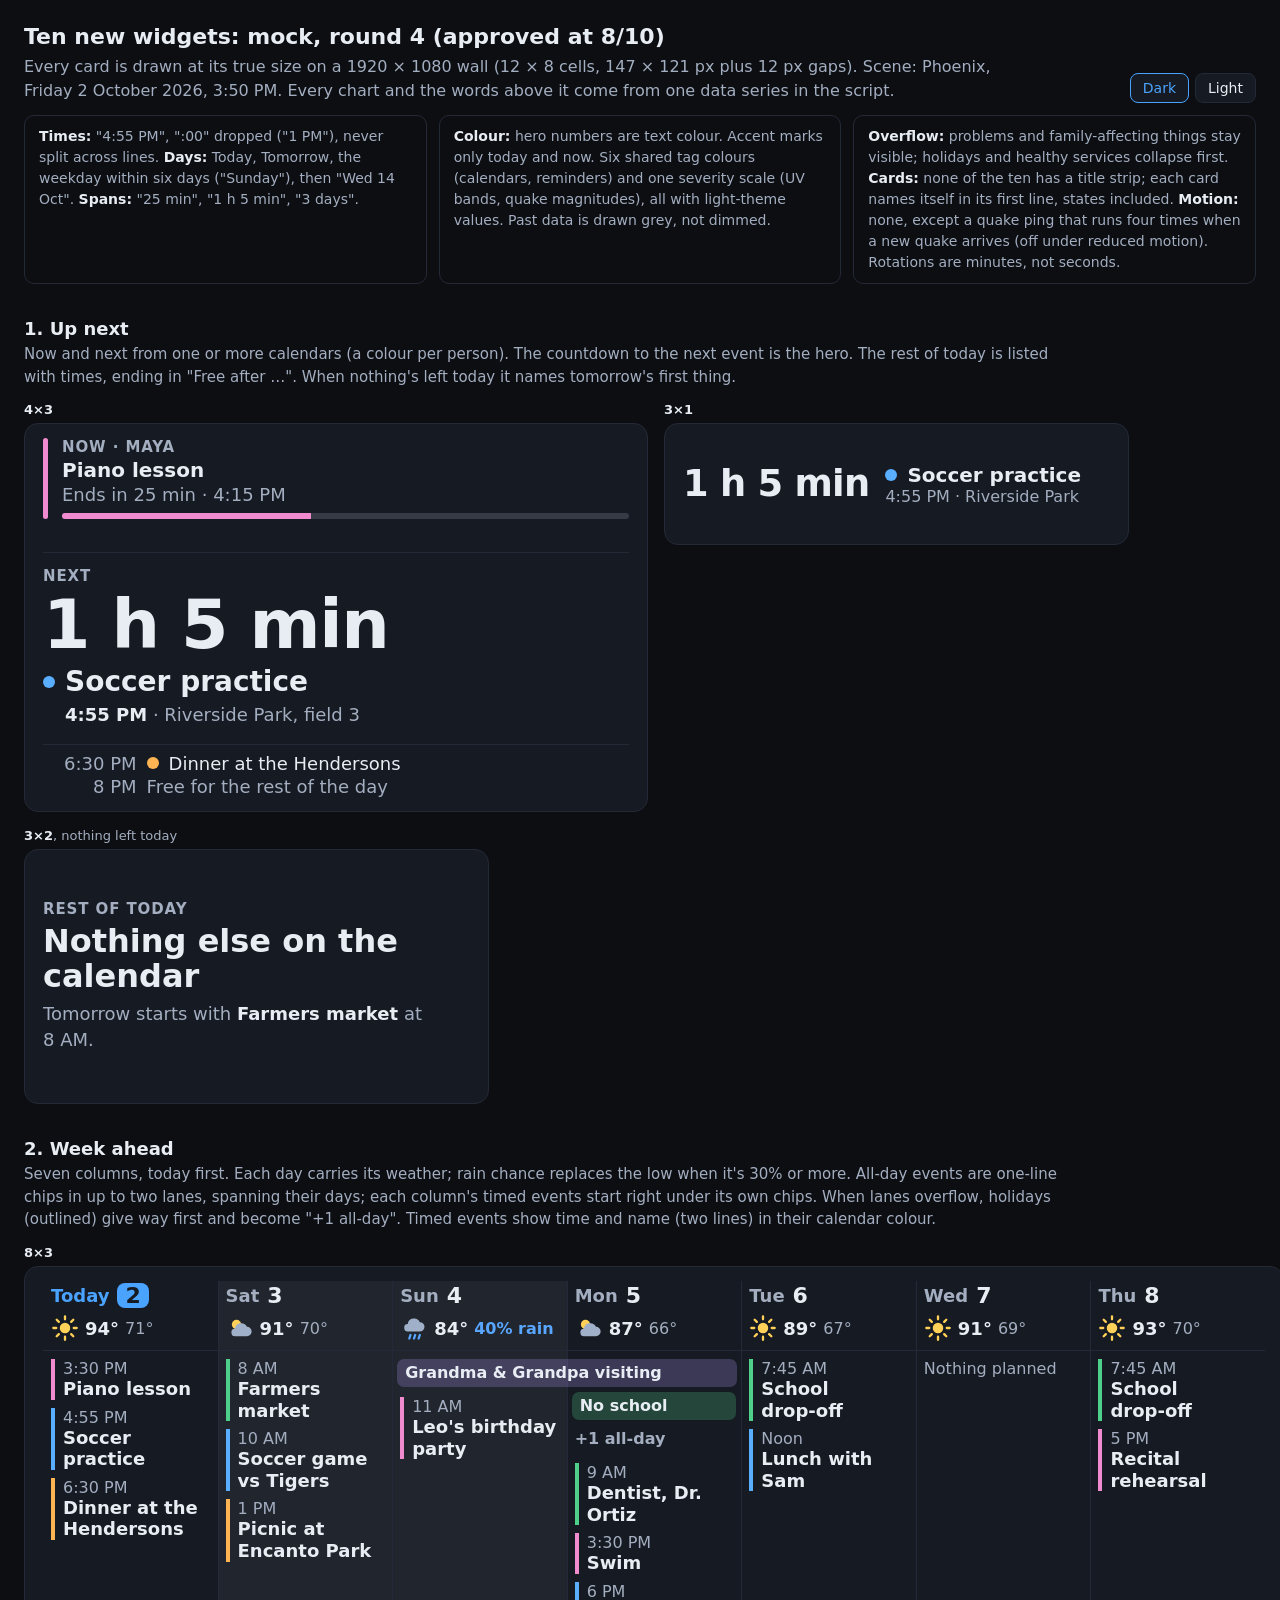
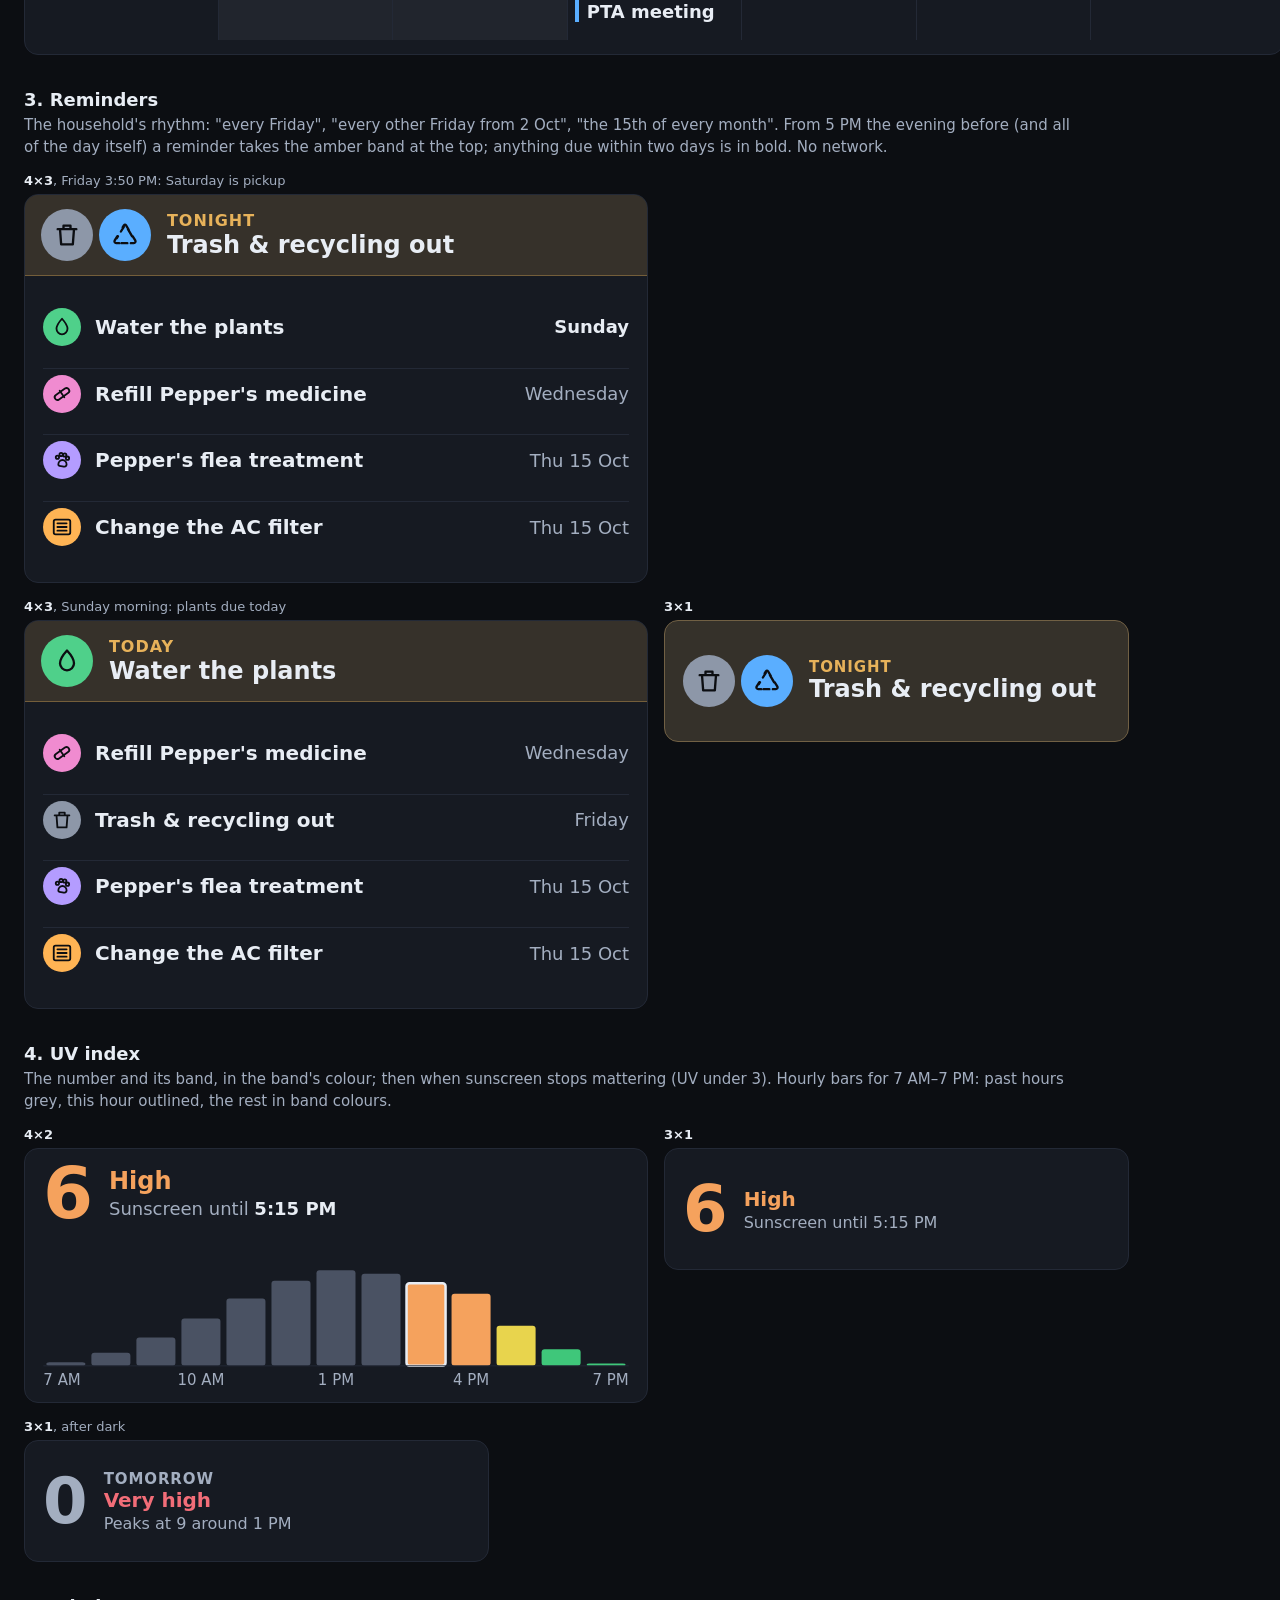
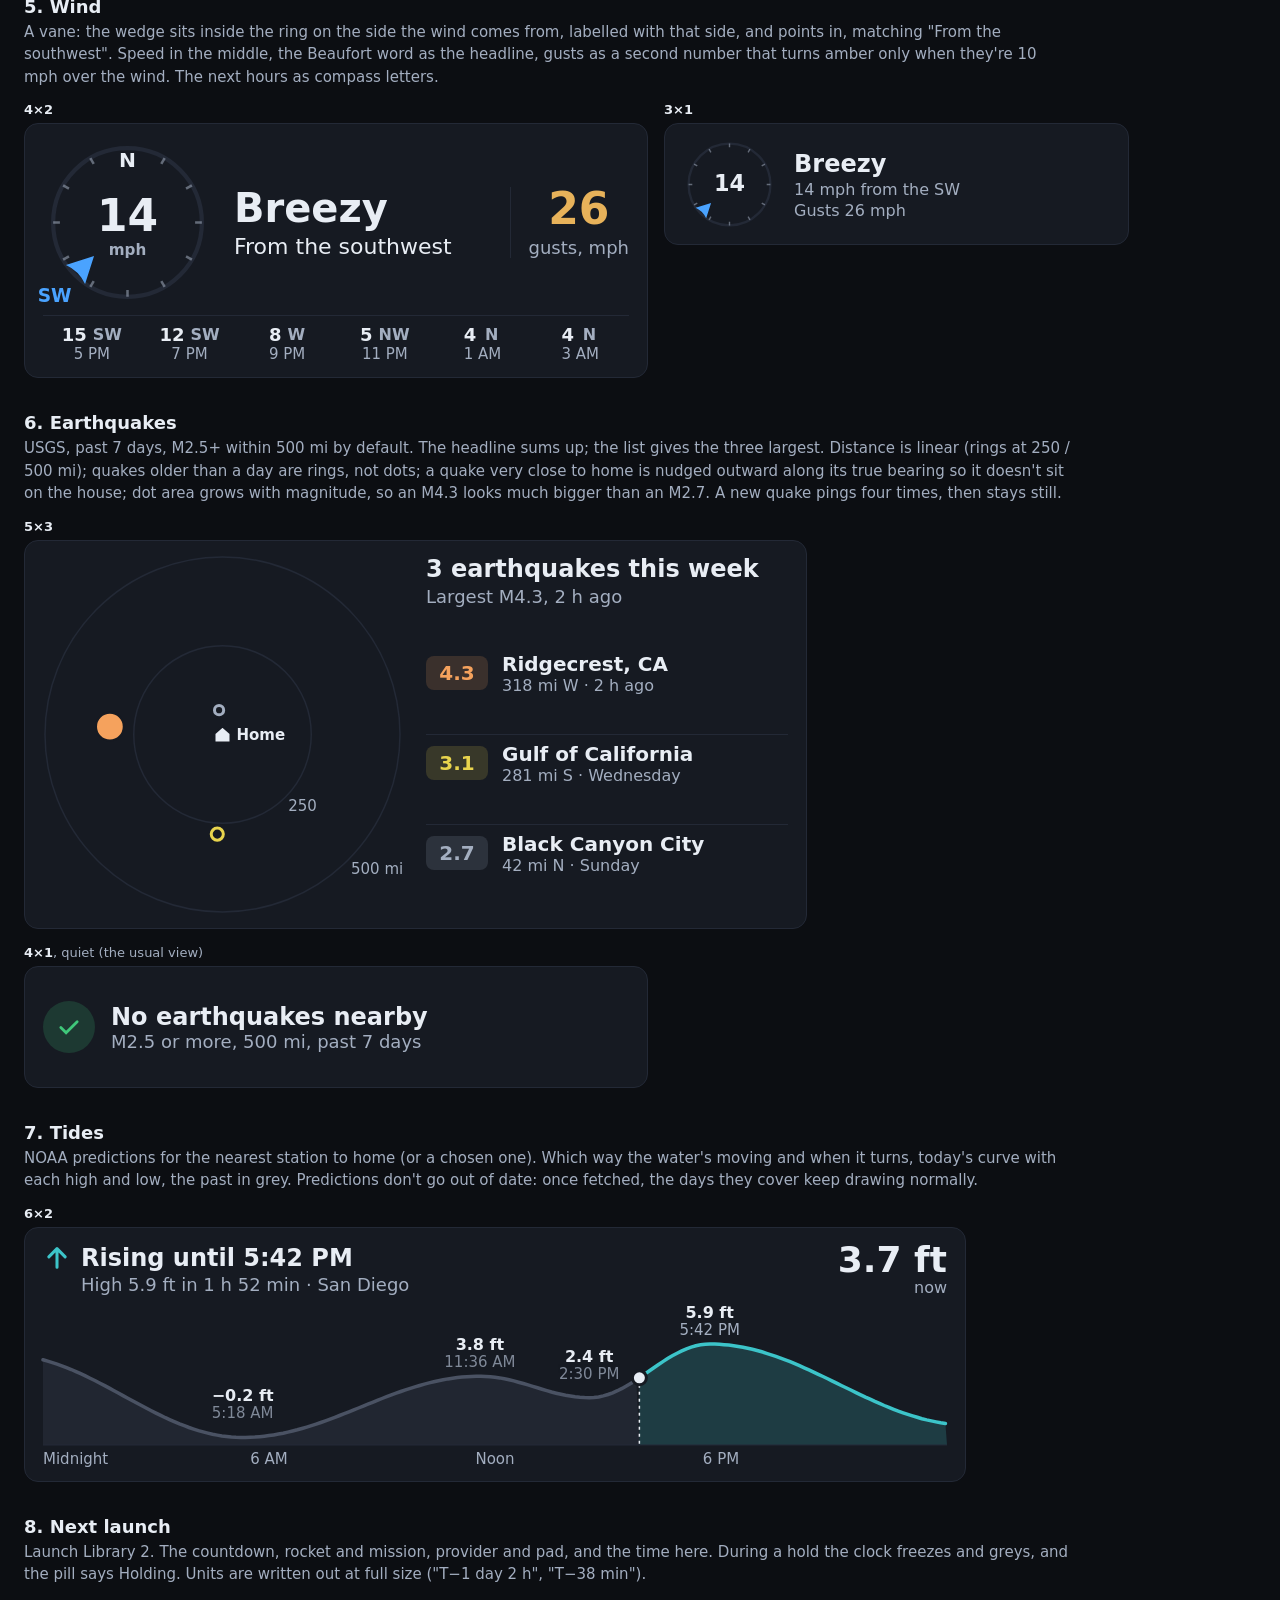
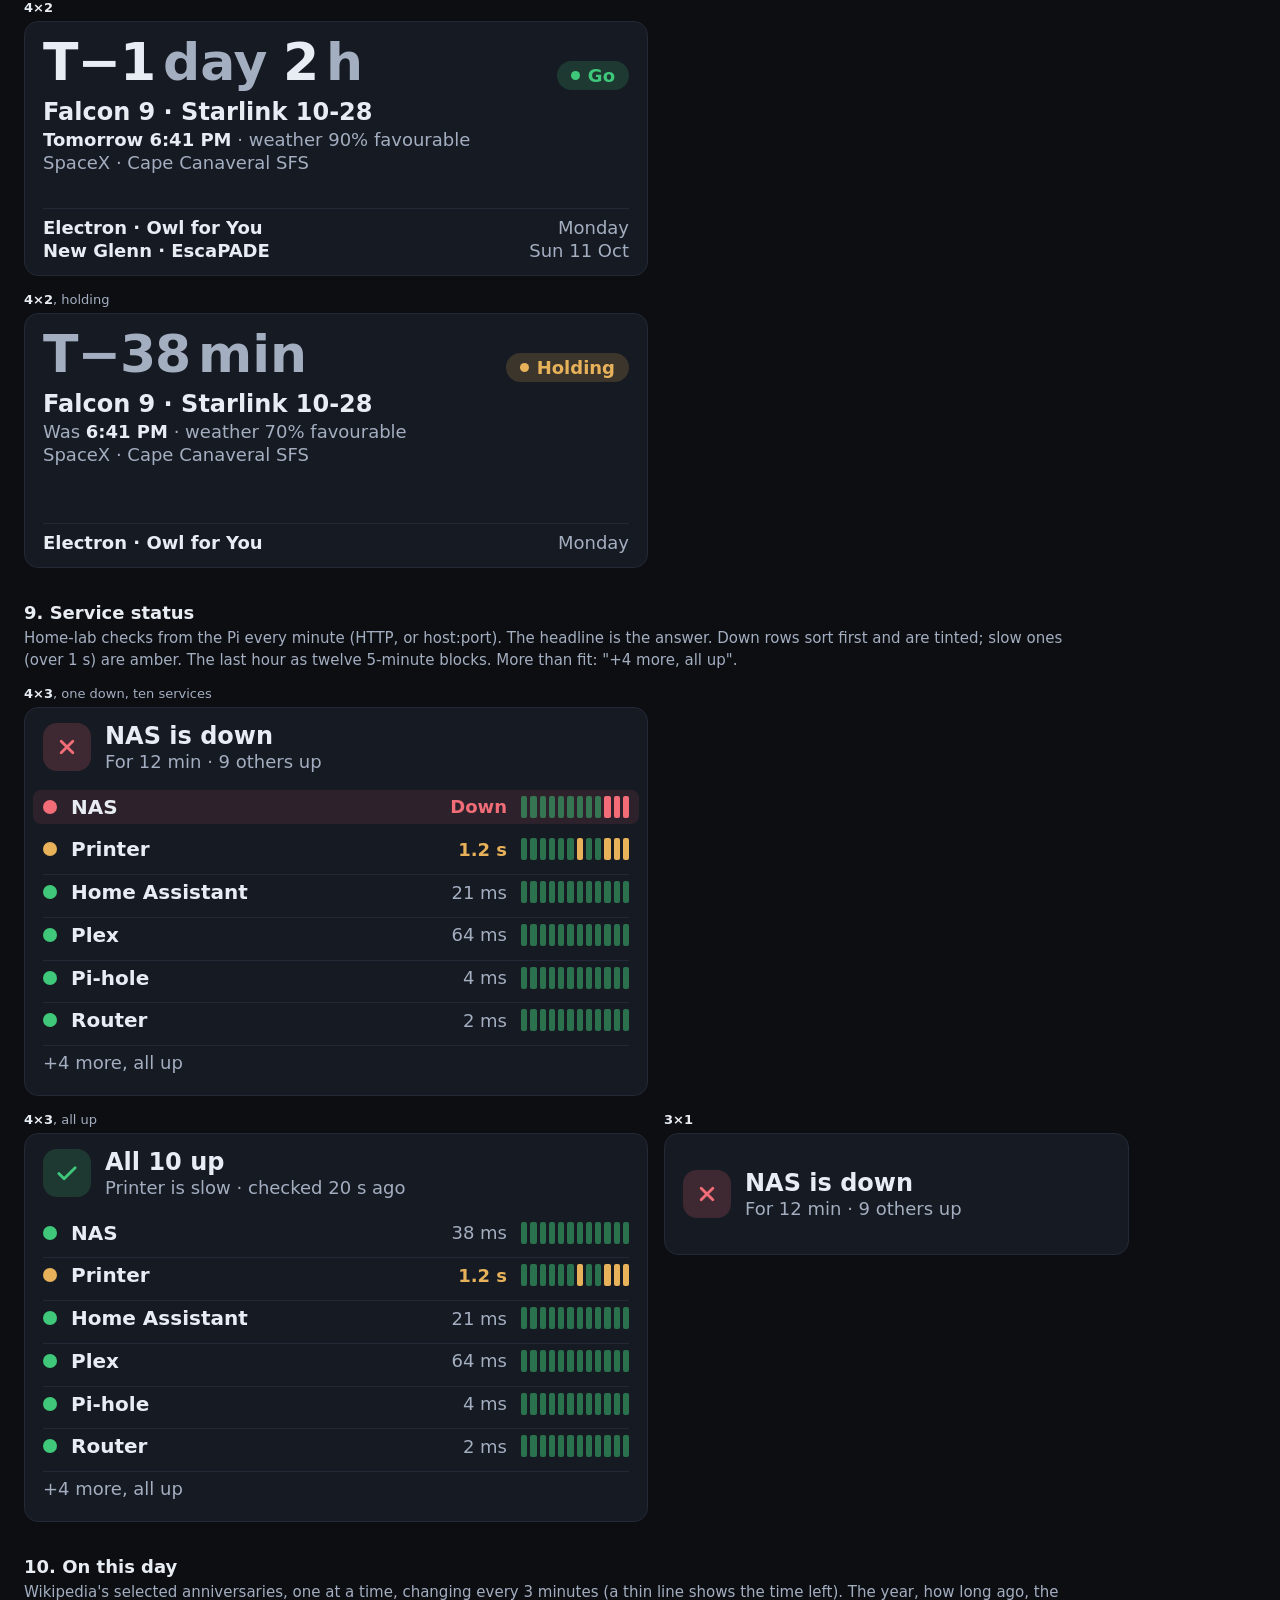
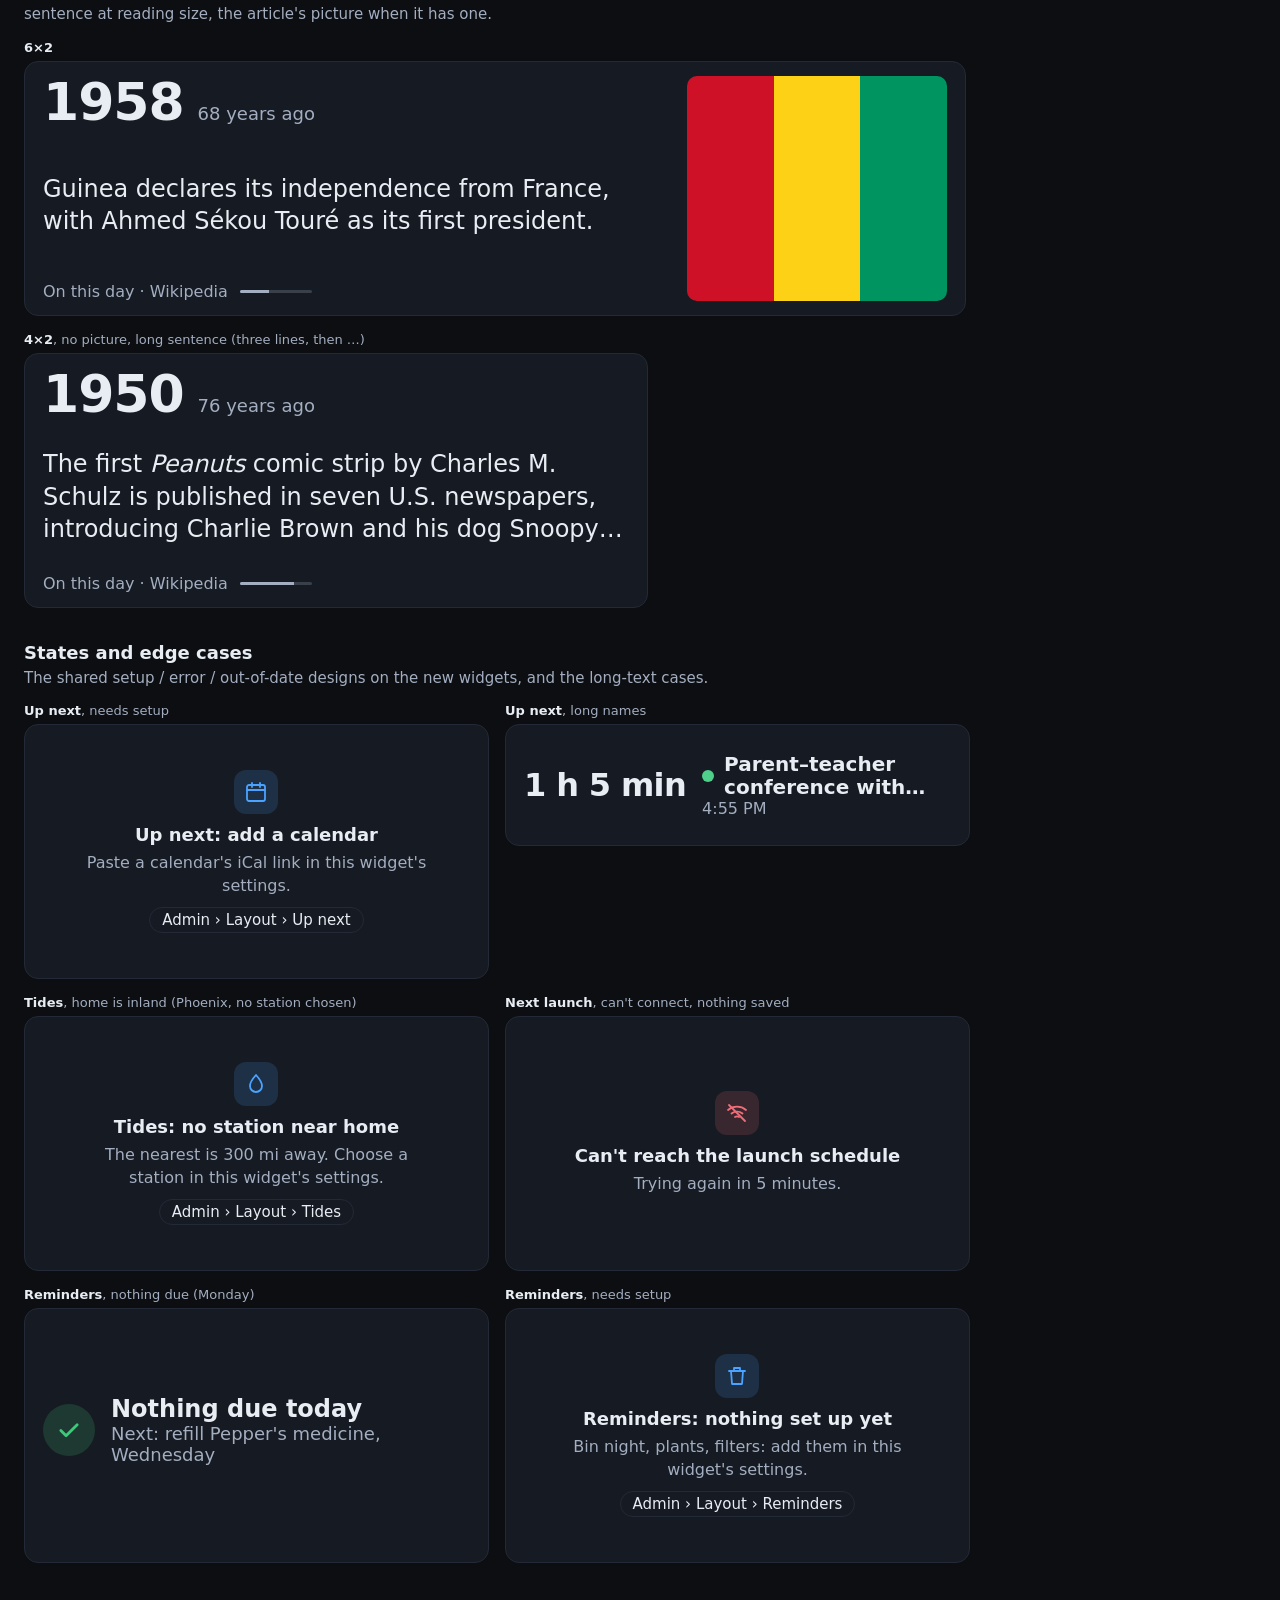
<file: mocks/widgets-2.html>
<!DOCTYPE html>
<html lang="en" data-theme="dark">
<head>
<meta charset="utf-8" />
<meta name="viewport" content="width=device-width, initial-scale=1" />
<title>Ten New Widgets</title>
<style>
/* Tokens as in web/css/dashboard.css, plus two new shared scales:
   --tag-*   six owner-pickable colours (calendars, reminder icons)
   --lvl-*   one severity scale (UV bands, quake magnitudes)            */
:root{
  --bg:#0c0e12;--card-bg:#161a22;--card-border:#232936;--text:#e8edf4;--muted:#a3aec0;--past:#4a5263;
  --accent:#4aa3ff;--accent-ink:#4aa3ff;--ok:#3fc77a;--warn:#e7b25a;--bad:#f26d78;--rain:#58a6ff;--sun:#ffd158;--cloud:#9fb0c8;--sea:#3cc4c9;
  --fs-meta:.9375rem;--fs-label:1rem;--fs-2nd:1.125rem;--fs-item:1.25rem;--fs-head:1.5rem;
  --tag-blue:#5aaeff;--tag-pink:#f08bd0;--tag-green:#4fd08a;--tag-amber:#ffb454;--tag-purple:#b49cff;--tag-grey:#8d97a8;
  --tag-ink:#0c0e12;
  --lvl-low:#3fc77a;--lvl-mod:#e8d44d;--lvl-high:#f5a25d;--lvl-vhigh:#f26d78;--lvl-ext:#b48cf2;
  font-size:16px;
}
[data-theme="light"]{
  --bg:#f1f3f7;--card-bg:#fff;--card-border:#d8dee9;--text:#1a2230;--muted:#4f596a;--past:#c3cad6;
  --accent:#0b62c4;--accent-ink:#0b62c4;--ok:#157f45;--warn:#8a5a04;--bad:#c22f3c;--rain:#1f62c0;--sun:#a86f00;--cloud:#6b7c96;--sea:#0b7f84;
  --tag-blue:#1d67c4;--tag-pink:#b0388f;--tag-green:#157f45;--tag-amber:#a35c00;--tag-purple:#6a4bc4;--tag-grey:#5d6778;
  --tag-ink:#fff;
  --lvl-low:#157f45;--lvl-mod:#8a6d00;--lvl-high:#b35500;--lvl-vhigh:#c22f3c;--lvl-ext:#6c35b8;
}
*{box-sizing:border-box}
html,body{margin:0}
body{background:var(--bg);color:var(--text);font-family:system-ui,-apple-system,"Segoe UI",Roboto,sans-serif;padding:24px 24px 96px}
.page-head{max-width:1600px;margin:0 auto 12px;display:flex;justify-content:space-between;gap:24px;align-items:flex-end}
.page-head h1{margin:0;font-size:1.375rem}
.page-head p{margin:6px 0 0;color:var(--muted);max-width:96ch;line-height:1.5}
.mock{display:flex;gap:6px}
.mock button{font:inherit;font-size:14px;padding:6px 12px;border-radius:8px;border:1px solid var(--card-border);background:var(--card-bg);color:var(--text);cursor:pointer}
.mock button[aria-pressed="true"]{border-color:var(--accent);color:var(--accent-ink)}
section{max-width:1600px;margin:34px auto 0}
section>h2{margin:0 0 4px;font-size:1.125rem}
section>p{margin:0 0 14px;color:var(--muted);font-size:15px;max-width:110ch;line-height:1.5}
.rules{max-width:1600px;margin:0 auto;display:grid;grid-template-columns:repeat(3,1fr);gap:12px}
.rules div{border:1px solid var(--card-border);border-radius:10px;padding:10px 14px;font-size:14px;color:var(--muted);line-height:1.5}
.rules b{color:var(--text)}
.row{display:flex;flex-wrap:wrap;gap:16px;align-items:flex-start}
.spec{display:grid;gap:6px}
.spec>span{font-size:13px;color:var(--muted)}
.spec>span b{color:var(--text);font-weight:600}
.num{font-variant-numeric:tabular-nums}

/* card shell, as on the display; size set from data-size (cols x rows) */
.card{position:relative;background:var(--card-bg);border:1px solid var(--card-border);border-radius:14px;overflow:hidden;display:flex;flex-direction:column;width:var(--w);height:var(--h)}
.body{flex:1;min-height:0;position:relative;padding:14px 18px;container-type:size}
.i{width:24px;height:24px;fill:none;stroke:currentColor;stroke-width:1.8;stroke-linecap:round;stroke-linejoin:round}

/* shared states */
.state{--tone:var(--accent-ink);height:100%;display:grid;place-content:center;justify-items:center;gap:6px;text-align:center;padding:0 8px}
.state.error{--tone:var(--bad)}
.state .ico{width:44px;height:44px;border-radius:12px;display:grid;place-items:center;margin-bottom:4px;background:color-mix(in srgb,var(--tone) 16%,transparent);color:var(--tone)}
.state .t{font-size:1.125rem;font-weight:650}
.state .d{font-size:var(--fs-label);color:var(--muted);max-width:34ch;line-height:1.45}
.state .where{margin-top:4px;font-size:var(--fs-meta);padding:3px 12px;border-radius:999px;border:1px solid var(--card-border)}
.stale{position:relative;padding-top:34px;height:100%}
.stale>:not(.stale-badge){opacity:.5;filter:saturate(.4)}
.stale-badge{position:absolute;top:0;left:0;z-index:2;display:inline-flex;align-items:center;gap:6px;font-size:var(--fs-meta);font-weight:600;color:var(--warn);padding:2px 10px;border-radius:999px;background:var(--card-bg);border:1px solid color-mix(in srgb,var(--warn) 45%,transparent)}
.stale-badge::before{content:"";width:7px;height:7px;border-radius:50%;background:var(--warn)}

.eyebrow{font-size:var(--fs-meta);font-weight:700;letter-spacing:.06em;text-transform:uppercase;color:var(--muted)}
.pill{display:inline-flex;align-items:center;gap:8px;font-size:var(--fs-2nd);font-weight:700;padding:4px 14px;border-radius:999px;background:color-mix(in srgb,var(--tone) 18%,transparent);color:var(--tone);white-space:nowrap}
.pill::before{content:"";width:9px;height:9px;border-radius:50%;background:currentColor}
.go{--tone:var(--ok)}.tbd{--tone:var(--muted)}.hold{--tone:var(--warn)}
.tag{display:grid;place-items:center;border-radius:50%;background:var(--tc);color:var(--tag-ink);flex:0 0 auto}
.tag svg{fill:none;stroke:currentColor;stroke-width:2;stroke-linecap:round;stroke-linejoin:round}
.dot{display:inline-block;width:12px;height:12px;border-radius:50%;background:var(--cal);flex:0 0 auto}

/* ======================================================================= */
/* 1. Up next                                                              */
.un{height:100%;display:grid;grid-template-rows:auto auto auto;align-content:space-between}
.un-now{display:grid;grid-template-columns:5px minmax(0,1fr);column-gap:14px;padding-bottom:14px}
.un-now .bar{grid-row:span 4;border-radius:3px;background:var(--cal)}
.un-now .what{font-size:var(--fs-item);font-weight:650;margin-top:2px;white-space:nowrap;overflow:hidden;text-overflow:ellipsis}
.un-now .when{font-size:var(--fs-2nd);color:var(--muted);margin-top:2px}
.un-prog{height:6px;border-radius:999px;background:color-mix(in srgb,var(--muted) 22%,transparent);overflow:hidden;margin-top:8px}
.un-prog i{display:block;height:100%;background:var(--cal)}
.un-next{border-top:1px solid var(--card-border);padding-top:14px;display:grid;gap:6px;align-content:start}
.un-in{font-size:min(19cqh,4.5rem);font-weight:750;line-height:1;letter-spacing:-.02em;font-variant-numeric:tabular-nums;white-space:nowrap}
.un-next .what{display:flex;align-items:center;gap:10px;font-size:1.75rem;font-weight:700;min-width:0}
.un-next .what span{white-space:nowrap;overflow:hidden;text-overflow:ellipsis}
.un-next .sub{font-size:var(--fs-2nd);color:var(--muted);white-space:nowrap;overflow:hidden;text-overflow:ellipsis;padding-left:22px}
.un-next .sub b{color:var(--text);font-weight:650}
.un-later{border-top:1px solid var(--card-border);padding-top:8px;display:grid;gap:2px}
.un-later div{display:grid;grid-template-columns:5.2em minmax(0,1fr);gap:10px;font-size:var(--fs-2nd);align-items:center}
.un-later div span:first-child{color:var(--muted);font-variant-numeric:tabular-nums;text-align:right}
.un-later div span:last-child{white-space:nowrap;overflow:hidden;text-overflow:ellipsis;display:flex;gap:10px;align-items:center}
.un-later .free span:last-child{color:var(--muted)}
/* small */
.un-s{height:100%;display:grid;grid-template-columns:auto minmax(0,1fr);column-gap:16px;align-items:center}
.un-s .un-in{font-size:min(40cqh,2.5rem)}
.un-s.long .un-in{font-size:2rem}
.un-s.long .what span{white-space:normal;display:-webkit-box;-webkit-line-clamp:2;-webkit-box-orient:vertical;line-height:1.15}
.un-s .what{font-size:var(--fs-item);font-weight:700;display:flex;gap:10px;align-items:center;min-width:0}
.un-s .what span{white-space:nowrap;overflow:hidden;text-overflow:ellipsis}
.un-s .sub{font-size:var(--fs-label);color:var(--muted);white-space:nowrap;overflow:hidden;text-overflow:ellipsis}
.un-free{height:100%;display:grid;align-content:center;gap:6px}
.un-free .big{font-size:2rem;font-weight:750;line-height:1.1}
.un-free .sub{font-size:var(--fs-2nd);color:var(--muted);line-height:1.45}
.un-free .sub b{color:var(--text);font-weight:650}

/* ======================================================================= */
/* 2. Week ahead                                                           */
/* One grid: headers, weather, all-day lanes (events span their days), then
   each day's timed events. A layer of column cells draws dividers and tints. */
.wk{height:100%;display:grid;grid-template-columns:repeat(7,minmax(0,1fr));grid-template-rows:auto auto minmax(0,1fr);column-gap:0;row-gap:0;position:relative}
.wk-col{grid-row:1/-1;border-left:1px solid var(--card-border)}
.wk-col:first-child{border-left:0}
.wk-col.weekend{background:color-mix(in srgb,var(--text) 5%,transparent)}
.wk-h,.wk-wx,.wk-evs{padding:0 8px;min-width:0;position:relative}
.wk-h{grid-row:1;display:flex;align-items:center;gap:8px;padding-top:2px;padding-bottom:6px}
.wk-h .dw{font-size:var(--fs-2nd);font-weight:650;color:var(--muted)}
.wk-h .dn{font-size:1.375rem;font-weight:750;font-variant-numeric:tabular-nums}
.wk-h.today .dw{color:var(--accent-ink)}
.wk-h.today .dn{color:var(--card-bg);background:var(--accent);border-radius:8px;padding:0 8px}
.wk-wx{grid-row:2;display:grid;grid-template-columns:28px auto 1fr;align-items:center;column-gap:6px;font-size:var(--fs-2nd);font-variant-numeric:tabular-nums;padding-bottom:8px;border-bottom:1px solid var(--card-border);white-space:nowrap;overflow:hidden}
.wk-wx svg{width:28px;height:28px}
.wk-wx b{font-weight:700}
.wk-wx span{color:var(--muted);font-size:var(--fs-label)}
.wk-wx .wet{color:var(--rain);font-weight:700;font-size:var(--fs-label)}
/* Each column flows on its own: its all-day chips, then its timed events. A chip
   spanning days is drawn in its first column, as wide as its days; the later
   columns hold an empty slot of the same height, so nothing overlaps. */
.wk-allday{display:grid;gap:5px;margin:0 -8px 2px}
.wk-slot{height:28px}
.wk-chip{position:relative;z-index:1;height:28px;margin:0 5px;padding:3px 8px;border-radius:7px;background:color-mix(in srgb,var(--cal) 24%,transparent);font-size:var(--fs-label);font-weight:650;line-height:22px;white-space:nowrap;overflow:hidden;text-overflow:ellipsis}
.wk-chip.more{background:transparent;color:var(--muted);padding-left:3px}
.wk-chip.holiday{background:transparent;box-shadow:inset 0 0 0 1.5px color-mix(in srgb,var(--muted) 60%,transparent);color:var(--muted)}
.wk-chip .days{font-weight:500;color:var(--muted);margin-left:6px}
.wk-evs{grid-row:3;display:flex;flex-direction:column;gap:8px;padding-top:8px;overflow:visible;min-height:0}
.wk-evs>.wk-ev,.wk-evs>.wk-more{flex:0 0 auto}
.wk-ev{border-left:4px solid var(--cal);padding-left:8px;min-width:0}
.wk-ev .t{font-size:var(--fs-label);color:var(--muted);font-variant-numeric:tabular-nums}
.wk-ev .n{font-size:var(--fs-2nd);font-weight:600;line-height:1.2;overflow:hidden;display:-webkit-box;-webkit-line-clamp:2;-webkit-box-orient:vertical}
.wk-more{font-size:var(--fs-label);color:var(--muted);font-weight:650}
.wk-none{font-size:var(--fs-label);color:var(--muted)}

/* ======================================================================= */
/* 3. Reminders                                                            */
.rm{height:100%;display:grid;grid-template-rows:auto 1fr;gap:6px}
.rm-hero{display:grid;grid-template-columns:auto minmax(0,1fr);gap:16px;align-items:center;padding:14px 16px;margin:-14px -18px 4px;background:color-mix(in srgb,var(--warn) 15%,transparent);border-bottom:1px solid color-mix(in srgb,var(--warn) 35%,transparent)}
.rm-hero .icons{display:flex;gap:6px}

.rm-hero .when{font-size:var(--fs-label);font-weight:750;letter-spacing:.06em;text-transform:uppercase;color:var(--warn)}
.rm-hero .what{font-size:var(--fs-head);font-weight:750;line-height:1.15;margin-top:2px}
.tag.lg{width:52px;height:52px}.tag.lg svg{width:28px;height:28px}
.tag.md{width:38px;height:38px}.tag.md svg{width:22px;height:22px}
.rm-list{display:grid;align-content:space-evenly}
.rm-row{display:grid;grid-template-columns:38px minmax(0,1fr) auto;gap:14px;align-items:center;padding:6px 0}
.rm-row+.rm-row{border-top:1px solid var(--card-border)}
.rm-row .n{font-size:var(--fs-item);font-weight:600;white-space:nowrap;overflow:hidden;text-overflow:ellipsis}
.rm-row .d{font-size:var(--fs-2nd);color:var(--muted);text-align:right;white-space:nowrap;font-variant-numeric:tabular-nums}
.rm-row .d.soon{color:var(--text);font-weight:650}
.rm-calm{display:grid;grid-template-columns:auto 1fr;gap:16px;align-items:center;padding:0 0 12px;border-bottom:1px solid var(--card-border)}
.rm-calm .ok{width:52px;height:52px;border-radius:50%;display:grid;place-items:center;background:color-mix(in srgb,var(--ok) 18%,transparent);color:var(--ok)}
.rm-calm .ok svg{width:28px;height:28px;fill:none;stroke:currentColor;stroke-width:2.4;stroke-linecap:round;stroke-linejoin:round}
.rm-calm .what{font-size:var(--fs-head);font-weight:700}
.rm-calm .sub{font-size:var(--fs-2nd);color:var(--muted)}
.card.amber{background:color-mix(in srgb,var(--warn) 15%,var(--card-bg));border-color:color-mix(in srgb,var(--warn) 40%,var(--card-border))}
.rm-small{height:100%;display:grid;grid-template-columns:auto minmax(0,1fr);gap:16px;align-items:center}

/* ======================================================================= */
/* 4. UV index                                                             */
.uv{height:100%;display:grid;grid-template-columns:auto minmax(0,1fr);grid-template-rows:auto minmax(0,1fr);column-gap:18px;row-gap:8px}
.uv-num{font-size:min(36cqh,4.5rem);font-weight:750;line-height:.85;letter-spacing:-.03em;color:var(--uvc);font-variant-numeric:tabular-nums}
.uv-head{align-self:center}
.uv-head .cat{font-size:var(--fs-head);font-weight:750;color:var(--uvc);line-height:1.1}
.uv-head .msg{font-size:var(--fs-2nd);color:var(--muted);margin-top:4px}
.uv-head .msg b{color:var(--text);font-weight:650}
.uv-plot{grid-column:1/-1;position:relative;min-height:0}
.uv-plot svg{position:absolute;inset:0;width:100%;height:100%;overflow:visible}
.uv-plot text{font-size:15px;fill:var(--muted);font-variant-numeric:tabular-nums}
.uv-s{height:100%;display:grid;grid-template-columns:auto minmax(0,1fr);gap:18px;align-items:center}
.uv-s .uv-num{font-size:min(70cqh,4rem)}
.uv-s .cat{font-size:var(--fs-item);font-weight:750;color:var(--uvc)}
.uv-s .msg{font-size:var(--fs-label);color:var(--muted);margin-top:2px}

/* ======================================================================= */
/* 5. Wind                                                                 */
.wd{height:100%;display:grid;grid-template-columns:auto minmax(0,1fr) auto;grid-template-rows:minmax(0,1fr) auto;column-gap:22px;row-gap:8px;align-items:center}
.wd-dial{height:100%;aspect-ratio:1;max-height:184px}
.wd-dial svg{width:100%;height:100%;display:block;overflow:visible}
.wd-dial .ring{fill:none;stroke:var(--card-border);stroke-width:2.5}
.wd-dial .tick{stroke:var(--muted);stroke-opacity:.55;stroke-width:1.5}
.wd-dial .cp{font-size:12px;font-weight:700;fill:var(--muted);text-anchor:middle;dominant-baseline:central}
.wd-dial .cp.n{fill:var(--text)}
.wd-dial .vane{fill:var(--accent)}
.wd-dial .vl{font-size:11px;font-weight:750;fill:var(--accent-ink);text-anchor:middle;dominant-baseline:central}
.wd-dial .spd{font-size:32px;font-weight:750;fill:var(--text);text-anchor:middle;font-variant-numeric:tabular-nums}
.wd-dial .unit{font-size:12px;font-weight:650;fill:var(--muted);text-anchor:middle}
.wd-text .bf{font-size:2.5rem;font-weight:750;line-height:1.1}
.wd-text .from{font-size:1.375rem;margin-top:4px}
.wd-gust{text-align:center;padding-left:18px;border-left:1px solid var(--card-border)}
.wd-gust b{display:block;font-size:2.75rem;font-weight:750;line-height:1;font-variant-numeric:tabular-nums}
.wd-gust.strong b{color:var(--warn)}
.wd-gust span{display:block;margin-top:6px;font-size:var(--fs-2nd);color:var(--muted)}
.wd-text .gust{font-size:var(--fs-2nd);color:var(--muted);margin-top:6px}
.wd-text .gust b{color:var(--warn);font-weight:700}
.wd-hours{grid-column:1/-1;display:grid;grid-template-columns:repeat(6,1fr);border-top:1px solid var(--card-border);padding-top:8px}
.wd-hours div{display:grid;grid-template-columns:auto auto;justify-content:center;align-items:center;column-gap:6px;font-variant-numeric:tabular-nums}
.wd-hours b{font-size:var(--fs-2nd);font-weight:700}
.wd-hours em{font-style:normal;font-size:var(--fs-label);font-weight:650;color:var(--muted)}
.wd-hours span{grid-column:1/-1;text-align:center;font-size:var(--fs-meta);color:var(--muted)}
.wd-s{height:100%;display:grid;grid-template-columns:auto minmax(0,1fr);align-items:center;gap:18px}
.wd-s .wd-dial{height:93px}
.wd-s .bf{font-size:var(--fs-head)}
.wd-s .from{font-size:var(--fs-label);color:var(--muted);margin-top:2px}

/* ======================================================================= */
/* 6. Earthquakes                                                          */
.eq{height:100%;display:grid;grid-template-columns:auto minmax(0,1fr);gap:24px}
.eq-map{height:100%;aspect-ratio:1}
.eq-map svg{width:100%;height:100%;display:block;overflow:visible}
.eq-map .rng{fill:none;stroke:var(--card-border);stroke-width:1.5}
.eq-map .rngl{font-size:15px;fill:var(--muted)}
.eq-map .home{fill:var(--text)}
.eq-map text.rngl[fill]{fill:var(--text);font-weight:650}
.eq-map .q{fill:var(--qc);stroke:var(--card-bg);stroke-width:2}
.eq-map .q.old{fill:none;stroke:var(--qc);stroke-width:3}
.eq-map .ping{fill:none;stroke:var(--qc);stroke-width:2.5;animation:ping 2.4s ease-out 4;transform-box:fill-box;transform-origin:center;opacity:0}
@keyframes ping{from{transform:scale(1);opacity:.9}to{transform:scale(2.2);opacity:0}}
@media (prefers-reduced-motion:reduce){.eq-map .ping{animation:none}}
.eq-side{min-width:0;display:grid;grid-template-rows:auto 1fr;gap:6px}
.eq-head .big{font-size:var(--fs-head);font-weight:700;line-height:1.2}
.eq-head .sub{font-size:var(--fs-2nd);color:var(--muted);margin-top:2px}
.eq-list{display:grid;align-content:space-evenly}
.eq-row{display:grid;grid-template-columns:62px minmax(0,1fr);gap:14px;align-items:center;padding:7px 0}
.eq-row+.eq-row{border-top:1px solid var(--card-border)}
.mag{font-size:var(--fs-item);font-weight:750;text-align:center;border-radius:8px;padding:5px 0;color:var(--qc);background:color-mix(in srgb,var(--qc) 16%,transparent);font-variant-numeric:tabular-nums}
.eq-row .p{font-size:var(--fs-item);font-weight:600;white-space:nowrap;overflow:hidden;text-overflow:ellipsis}
.eq-row .m{font-size:var(--fs-label);color:var(--muted);font-variant-numeric:tabular-nums}
.m2{--qc:var(--muted)}.m3{--qc:var(--lvl-mod)}.m4{--qc:var(--lvl-high)}.m5{--qc:var(--lvl-vhigh)}.m6{--qc:var(--lvl-ext)}
.eq-quiet{height:100%;display:grid;grid-template-columns:auto 1fr;gap:16px;align-items:center}
.eq-quiet .ok{width:52px;height:52px;border-radius:50%;display:grid;place-items:center;background:color-mix(in srgb,var(--ok) 18%,transparent);color:var(--ok)}
.eq-quiet .ok svg{width:28px;height:28px;fill:none;stroke:currentColor;stroke-width:2.4;stroke-linecap:round}

/* ======================================================================= */
/* 7. Tides                                                                */
.td{height:100%;display:grid;grid-template-rows:auto minmax(0,1fr);gap:6px}
.td-head{display:flex;justify-content:space-between;gap:16px;align-items:center}
.td-head .big{display:flex;align-items:center;gap:10px;font-size:var(--fs-head);font-weight:700;line-height:1.2}
.td-head .big svg{width:28px;height:28px;color:var(--sea);flex:0 0 auto}
.td-head .sub{font-size:var(--fs-2nd);color:var(--muted);margin-top:2px;padding-left:38px}
.td-now{text-align:right;white-space:nowrap}
.td-now b{display:block;font-size:2.25rem;font-weight:750;line-height:1;font-variant-numeric:tabular-nums}
.td-now span{font-size:var(--fs-label);color:var(--muted)}
.td-plot{position:relative;min-height:0}
.td-plot svg{position:absolute;inset:0;width:100%;height:100%;overflow:visible}
.td-plot .water{fill:color-mix(in srgb,var(--sea) 20%,transparent)}
.td-plot .line{fill:none;stroke:var(--sea);stroke-width:3.5;stroke-linecap:round}
.td-plot .line.past{stroke:var(--past)}
.td-plot .water.past{fill:color-mix(in srgb,var(--past) 22%,transparent)}
.td-plot .nowl{stroke:var(--text);stroke-width:1.5;stroke-dasharray:3 4}
.td-plot .nowd{fill:var(--text);stroke:var(--card-bg);stroke-width:3}
.td-plot .hl{font-size:16px;font-weight:700;fill:var(--text);text-anchor:middle;font-variant-numeric:tabular-nums}
.td-plot .hlt{font-size:15px;fill:var(--muted);text-anchor:middle;font-variant-numeric:tabular-nums}
.td-plot .hlt.past{opacity:.75}
.td-plot .ax{font-size:15px;fill:var(--muted)}
.td-plot .axl{stroke:var(--card-border)}

/* ======================================================================= */
/* 8. Next launch                                                          */
.ln{height:100%;display:grid;grid-template-rows:auto auto 1fr;gap:8px}
.ln-top{display:flex;justify-content:space-between;align-items:baseline;gap:12px}
.ln-t{font-size:min(26cqh,3.25rem);font-weight:750;line-height:1;letter-spacing:-.02em;font-variant-numeric:tabular-nums;white-space:nowrap}
.ln-t small{font-size:1em;color:var(--muted);font-weight:650;letter-spacing:0;margin:0 .3em 0 .15em}
.ln-t.frozen{color:var(--muted)}
.ln-hold{font-size:var(--fs-label);font-weight:700;color:var(--warn);letter-spacing:.06em;text-transform:uppercase;margin-bottom:2px}
.ln-what .n{font-size:var(--fs-head);font-weight:700;line-height:1.2;white-space:nowrap;overflow:hidden;text-overflow:ellipsis}
.ln-what .r{font-size:var(--fs-2nd);color:var(--muted);margin-top:2px;white-space:nowrap;overflow:hidden;text-overflow:ellipsis}
.ln-what .r b{color:var(--text);font-weight:650}
.ln-list{align-self:end;border-top:1px solid var(--card-border);padding-top:8px;display:grid;gap:2px}
.ln-row{display:flex;justify-content:space-between;gap:12px;font-size:var(--fs-2nd);white-space:nowrap}
.ln-row b{font-weight:600;overflow:hidden;text-overflow:ellipsis}
.ln-row span{color:var(--muted);font-variant-numeric:tabular-nums}

/* ======================================================================= */
/* 9. Service status                                                       */
.sv{height:100%;display:grid;grid-template-rows:auto 1fr;gap:10px}
.sv-head{display:flex;align-items:center;gap:14px}
.sv-head .badge{width:48px;height:48px;border-radius:14px;display:grid;place-items:center;background:color-mix(in srgb,var(--tone) 18%,transparent);color:var(--tone);flex:0 0 auto}
.sv-head .badge svg{width:28px;height:28px;fill:none;stroke:currentColor;stroke-width:2.4;stroke-linecap:round;stroke-linejoin:round}
.sv-head .big{font-size:var(--fs-head);font-weight:700;line-height:1.2}
.sv-head .sub{font-size:var(--fs-2nd);color:var(--muted)}
.sv-list{display:grid;align-content:space-evenly}
.sv-row{display:grid;grid-template-columns:14px minmax(0,1fr) auto 108px;gap:14px;align-items:center;padding:5px 0}
.sv-row+.sv-row{border-top:1px solid var(--card-border)}
.sv-row .s{width:14px;height:14px;border-radius:50%;background:var(--ok)}
.sv-row.down .s{background:var(--bad)}
.sv-row.slow .s{background:var(--warn)}
.sv-row .n{font-size:var(--fs-item);font-weight:600;white-space:nowrap;overflow:hidden;text-overflow:ellipsis}
.sv-row .ms{font-size:var(--fs-2nd);color:var(--muted);font-variant-numeric:tabular-nums;text-align:right;white-space:nowrap}
.sv-row.down .ms{color:var(--bad);font-weight:700}
.sv-row.slow .ms{color:var(--warn);font-weight:650}
.sv-hist{display:grid;grid-template-columns:repeat(12,1fr);gap:3px;height:22px}
.sv-hist i{border-radius:2px;background:color-mix(in srgb,var(--ok) 50%,transparent)}
.sv-hist i.x{background:var(--bad)}
.sv-hist i.w{background:var(--warn)}
.sv-row.down{background:color-mix(in srgb,var(--bad) 10%,transparent);margin:0 -10px;padding:5px 10px;border-radius:8px}
.sv-row.down+.sv-row{border-top-color:transparent}
.sv-more{font-size:var(--fs-2nd);color:var(--muted);padding-top:6px;border-top:1px solid var(--card-border)}

/* ======================================================================= */
/* 10. On this day                                                         */
.ot{height:100%;display:grid;grid-template-columns:minmax(0,1fr) auto;gap:22px}
.ot-text{display:grid;grid-template-rows:auto 1fr auto;min-width:0}
.ot-year{display:flex;align-items:baseline;gap:14px}
.ot-year b{font-size:min(24cqh,3.25rem);font-weight:750;line-height:1;letter-spacing:-.02em;font-variant-numeric:tabular-nums}
.ot-year span{font-size:var(--fs-2nd);color:var(--muted)}
.ot-story{align-self:center;font-size:var(--fs-head);line-height:1.35;overflow:hidden;display:-webkit-box;-webkit-line-clamp:3;-webkit-box-orient:vertical}
.ot-foot{font-size:var(--fs-label);color:var(--muted);display:flex;align-items:center;gap:12px}
.ot-prog{flex:0 0 72px;height:3px;border-radius:2px;background:color-mix(in srgb,var(--muted) 25%,transparent);overflow:hidden}
.ot-prog i{display:block;height:100%;width:40%;background:var(--muted)}
.ot-img{width:min(36cqw,260px);height:100%;border-radius:10px;background-size:cover;background-position:center}
</style>
</head>
<body>
<svg width="0" height="0" style="position:absolute" aria-hidden="true">
  <defs>
    <symbol id="i-bin" viewBox="0 0 24 24"><path d="M4 7h16M9 7V4h6v3M6 7l1 13h10l1-13"/></symbol>
    <symbol id="i-recycle" viewBox="0 0 24 24"><path d="M7 19H4.5a1.5 1.5 0 0 1-1.3-2.3L5.5 13M17 19h2.5a1.5 1.5 0 0 0 1.3-2.3L18.5 13M10 5.5l1.2-2a1 1 0 0 1 1.6 0l2.4 4M14 19H9M6 13l-1 1.7M18 13l-3.5-6M8.5 9 11 5"/></symbol>
    <symbol id="i-drop" viewBox="0 0 24 24"><path d="M12 3s6 6.5 6 11a6 6 0 0 1-12 0c0-4.5 6-11 6-11z"/></symbol>
    <symbol id="i-filter" viewBox="0 0 24 24"><rect x="3" y="4" width="18" height="16" rx="2"/><path d="M7 8h10M7 12h10M7 16h10"/></symbol>
    <symbol id="i-pill" viewBox="0 0 24 24"><rect x="3" y="9" width="18" height="6" rx="3" transform="rotate(-35 12 12)"/><path d="m9.5 8.5 5 7"/></symbol>
    <symbol id="i-paw" viewBox="0 0 24 24"><circle cx="7" cy="9" r="1.8"/><circle cx="11" cy="6" r="1.8"/><circle cx="15" cy="6.5" r="1.8"/><circle cx="18" cy="10" r="1.8"/><path d="M8 17c0-3 2-5 4.5-5S17 14 17 17c0 2-2 2.5-4.5 2S8 19 8 17z"/></symbol>
    <symbol id="i-check" viewBox="0 0 24 24"><path d="M5 12.5l4.5 4.5L19 7.5"/></symbol>
    <symbol id="i-xc" viewBox="0 0 24 24"><path d="M7 7l10 10M17 7 7 17"/></symbol>
    <symbol id="i-cal" viewBox="0 0 24 24"><rect x="3" y="5" width="18" height="16" rx="2"/><path d="M3 10h18M8 3v4M16 3v4"/></symbol>
    <symbol id="i-off" viewBox="0 0 24 24"><path d="M3 9a14 14 0 0 1 18 0M6.5 12.5a9 9 0 0 1 11 0M10 16a4 4 0 0 1 4 0"/><path d="M4 4l16 16"/></symbol>
    <symbol id="up" viewBox="0 0 24 24"><path d="M12 4v16M5 11l7-7 7 7" fill="none" stroke="currentColor" stroke-width="2.6" stroke-linecap="round" stroke-linejoin="round"/></symbol>
    <symbol id="sun" viewBox="0 0 24 24"><circle cx="12" cy="12" r="4.5" fill="var(--sun)"/><g stroke="var(--sun)" stroke-width="2" stroke-linecap="round"><path d="M12 2v2.5M12 19.5V22M2 12h2.5M19.5 12H22M4.9 4.9l1.8 1.8M17.3 17.3l1.8 1.8M4.9 19.1l1.8-1.8M17.3 6.7l1.8-1.8"/></g></symbol>
    <symbol id="psun" viewBox="0 0 24 24"><circle cx="9" cy="9" r="4" fill="var(--sun)"/><path d="M8 19h10a4 4 0 0 0 0-8 5.5 5.5 0 0 0-10.4 1.6A3.2 3.2 0 0 0 8 19z" fill="var(--cloud)"/></symbol>
    <symbol id="rainy" viewBox="0 0 24 24"><path d="M7 15h10a4 4 0 0 0 0-8 5.5 5.5 0 0 0-10.4 1.6A3.2 3.2 0 0 0 7 15z" fill="var(--cloud)"/><path d="M9 18l-1 3M13 18l-1 3M17 18l-1 3" stroke="var(--rain)" stroke-width="2" stroke-linecap="round"/></symbol>
  </defs>
</svg>

<header class="page-head">
  <div>
    <h1>Ten new widgets: mock, round 4 (approved at 8/10)</h1>
    <p>Every card is drawn at its true size on a 1920 × 1080 wall (12 × 8 cells, 147 × 121 px plus 12 px gaps). Scene: Phoenix, Friday 2 October 2026, 3:50 PM.
      Every chart and the words above it come from one data series in the script.</p>
  </div>
  <div class="mock" role="group" aria-label="Theme"><button data-t="dark" aria-pressed="true">Dark</button><button data-t="light" aria-pressed="false">Light</button></div>
</header>
<div class="rules">
  <div><b>Times:</b> "4:55 PM", ":00" dropped ("1 PM"), never split across lines. <b>Days:</b> Today, Tomorrow, the weekday within six days ("Sunday"), then "Wed 14 Oct". <b>Spans:</b> "25 min", "1 h 5 min", "3 days".</div>
  <div><b>Colour:</b> hero numbers are text colour. Accent marks only today and now. Six shared tag colours (calendars, reminders) and one severity scale (UV bands, quake magnitudes), all with light-theme values. Past data is drawn grey, not dimmed.</div>
  <div><b>Overflow:</b> problems and family-affecting things stay visible; holidays and healthy services collapse first. <b>Cards:</b> none of the ten has a title strip; each card names itself in its first line, states included. <b>Motion:</b> none, except a quake ping that runs four times when a new quake arrives (off under reduced motion). Rotations are minutes, not seconds.</div>
</div>

<section>
  <h2>1. Up next</h2>
  <p>Now and next from one or more calendars (a colour per person). The countdown to the next event is the hero. The rest of today is listed with times, ending in "Free after …".
    When nothing's left today it names tomorrow's first thing.</p>
  <div class="row">
    <div class="spec"><span><b>4×3</b></span><div class="card" data-size="4x3"><div class="body" id="un"></div></div></div>
    <div class="spec"><span><b>3×1</b></span><div class="card" data-size="3x1"><div class="body" id="un-s"></div></div></div>
    <div class="spec"><span><b>3×2</b>, nothing left today</span>
      <div class="card" data-size="3x2"><div class="body"><div class="un-free">
        <div class="eyebrow">Rest of today</div>
        <div class="big">Nothing else on the calendar</div>
        <div class="sub num">Tomorrow starts with <b>Farmers market</b> at 8&nbsp;AM.</div>
      </div></div></div></div>
  </div>
</section>

<section>
  <h2>2. Week ahead</h2>
  <p>Seven columns, today first. Each day carries its weather; rain chance replaces the low when it's 30% or more. All-day events are one-line chips in up to two lanes,
    spanning their days; each column's timed events start right under its own chips. When lanes overflow, holidays (outlined) give way first and become "+1 all-day". Timed events show time and name (two lines) in their calendar colour.</p>
  <div class="row"><div class="spec"><span><b>8×3</b></span><div class="card" data-size="8x3"><div class="body" id="wk"></div></div></div></div>
</section>

<section>
  <h2>3. Reminders</h2>
  <p>The household's rhythm: "every Friday", "every other Friday from 2 Oct", "the 15th of every month". From 5 PM the evening before (and all of the day itself) a reminder takes
    the amber band at the top; anything due within two days is in bold. No network.</p>
  <div class="row">
    <div class="spec"><span><b>4×3</b>, Friday 3:50 PM: Saturday is pickup</span><div class="card" data-size="4x3"><div class="body" id="rm1"></div></div></div>
    <div class="spec"><span><b>4×3</b>, Sunday morning: plants due today</span><div class="card" data-size="4x3"><div class="body" id="rm2"></div></div></div>
    <div class="spec"><span><b>3×1</b></span><div class="card amber" data-size="3x1"><div class="body"><div class="rm-small">
      <div class="icons" style="display:flex"><span class="tag lg" style="--tc:var(--tag-grey)"><svg><use href="#i-bin"/></svg></span><span class="tag lg" style="--tc:var(--tag-blue);margin-left:6px"><svg><use href="#i-recycle"/></svg></span></div>
      <div><div class="eyebrow" style="color:var(--warn)">Tonight</div><div style="font-size:var(--fs-head);font-weight:750;line-height:1.15">Trash &amp; recycling out</div></div>
    </div></div></div></div>
  </div>
</section>

<section>
  <h2>4. UV index</h2>
  <p>The number and its band, in the band's colour; then when sunscreen stops mattering (UV under 3). Hourly bars for 7 AM–7 PM: past hours grey, this hour outlined, the rest in band colours.</p>
  <div class="row">
    <div class="spec"><span><b>4×2</b></span><div class="card" data-size="4x2"><div class="body" id="uv"></div></div></div>
    <div class="spec"><span><b>3×1</b></span><div class="card" data-size="3x1"><div class="body" id="uv-s"></div></div></div>
    <div class="spec"><span><b>3×1</b>, after dark</span><div class="card" data-size="3x1"><div class="body"><div class="uv-s" style="--uvc:var(--lvl-vhigh)">
      <div class="uv-num" style="color:var(--muted)">0</div>
      <div><div class="eyebrow">Tomorrow</div><div class="cat">Very high</div><div class="msg num">Peaks at 9 around 1 PM</div></div>
    </div></div></div></div>
  </div>
</section>

<section>
  <h2>5. Wind</h2>
  <p>A vane: the wedge sits inside the ring on the side the wind comes from, labelled with that side, and points in, matching "From the southwest". Speed in the middle, the Beaufort word as the headline, gusts as a second number that turns amber
    only when they're 10 mph over the wind. The next hours as compass letters.</p>
  <div class="row">
    <div class="spec"><span><b>4×2</b></span><div class="card" data-size="4x2"><div class="body" id="wd"></div></div></div>
    <div class="spec"><span><b>3×1</b></span><div class="card" data-size="3x1"><div class="body" id="wd-s"></div></div></div>
  </div>
</section>

<section>
  <h2>6. Earthquakes</h2>
  <p>USGS, past 7 days, M2.5+ within 500 mi by default. The headline sums up; the list gives the three largest. Distance is linear (rings at 250 / 500 mi); quakes older than a day are rings, not dots; a quake very close to home is nudged outward along its true bearing so it doesn't sit on the house;
    dot area grows with magnitude, so an M4.3 looks much bigger than an M2.7. A new quake pings four times, then stays still.</p>
  <div class="row">
    <div class="spec"><span><b>5×3</b></span><div class="card" data-size="5x3"><div class="body" id="eq"></div></div></div>
    <div class="spec"><span><b>4×1</b>, quiet (the usual view)</span><div class="card" data-size="4x1"><div class="body"><div class="eq-quiet">
      <span class="ok"><svg><use href="#i-check"/></svg></span>
      <div><div style="font-size:var(--fs-head);font-weight:700">No earthquakes nearby</div><div style="font-size:var(--fs-2nd);color:var(--muted)">M2.5 or more, 500 mi, past 7 days</div></div>
    </div></div></div></div>
  </div>
</section>

<section>
  <h2>7. Tides</h2>
  <p>NOAA predictions for the nearest station to home (or a chosen one). Which way the water's moving and when it turns, today's curve with each high and low, the past in grey. Predictions don't go out of date: once fetched, the days they cover keep drawing normally.</p>
  <div class="row">
    <div class="spec"><span><b>6×2</b></span><div class="card" data-size="6x2"><div class="body" id="td"></div></div></div>
  </div>
</section>

<section>
  <h2>8. Next launch</h2>
  <p>Launch Library 2. The countdown, rocket and mission, provider and pad, and the time here. During a hold the clock freezes and greys, and the pill says Holding. Units are written out at full size ("T−1 day 2 h", "T−38 min").</p>
  <div class="row">
    <div class="spec"><span><b>4×2</b></span><div class="card" data-size="4x2"><div class="body"><div class="ln">
      <div class="ln-top"><div class="ln-t num">T−1<small>day</small>2<small>h</small></div><span class="pill go">Go</span></div>
      <div class="ln-what"><div class="n">Falcon 9 · Starlink 10‑28</div><div class="r num"><b>Tomorrow 6:41&nbsp;PM</b> · weather 90% favourable</div><div class="r">SpaceX · Cape Canaveral SFS</div></div>
      <div class="ln-list">
        <div class="ln-row"><b>Electron · Owl for You</b><span>Monday</span></div>
        <div class="ln-row"><b>New Glenn · EscaPADE</b><span>Sun 11 Oct</span></div>
      </div>
    </div></div></div></div>
    <div class="spec"><span><b>4×2</b>, holding</span><div class="card" data-size="4x2"><div class="body"><div class="ln">
      <div class="ln-top"><div class="ln-t num frozen">T−38<small>min</small></div><span class="pill hold">Holding</span></div>
      <div class="ln-what"><div class="n">Falcon 9 · Starlink 10‑28</div><div class="r num">Was <b>6:41&nbsp;PM</b> · weather 70% favourable</div><div class="r">SpaceX · Cape Canaveral SFS</div></div>
      <div class="ln-list"><div class="ln-row"><b>Electron · Owl for You</b><span>Monday</span></div></div>
    </div></div></div></div>
  </div>
</section>

<section>
  <h2>9. Service status</h2>
  <p>Home-lab checks from the Pi every minute (HTTP, or host:port). The headline is the answer. Down rows sort first and are tinted; slow ones (over 1 s) are amber.
    The last hour as twelve 5-minute blocks. More than fit: "+4 more, all up".</p>
  <div class="row">
    <div class="spec"><span><b>4×3</b>, one down, ten services</span><div class="card" data-size="4x3"><div class="body" id="sv1"></div></div></div>
    <div class="spec"><span><b>4×3</b>, all up</span><div class="card" data-size="4x3"><div class="body" id="sv2"></div></div></div>
    <div class="spec"><span><b>3×1</b></span><div class="card" data-size="3x1"><div class="body"><div class="sv-head" style="height:100%;--tone:var(--bad)">
      <span class="badge"><svg><use href="#i-xc"/></svg></span>
      <div><div class="big">NAS is down</div><div class="sub num">For 12 min · 9 others up</div></div>
    </div></div></div></div>
  </div>
</section>

<section>
  <h2>10. On this day</h2>
  <p>Wikipedia's selected anniversaries, one at a time, changing every 3 minutes (a thin line shows the time left). The year, how long ago, the sentence at reading size, the article's picture when it has one.</p>
  <div class="row">
    <div class="spec"><span><b>6×2</b></span><div class="card" data-size="6x2"><div class="body"><div class="ot">
      <div class="ot-text">
        <div class="ot-year"><b>1958</b><span class="num">68 years ago</span></div>
        <div class="ot-story">Guinea declares its independence from France, with Ahmed Sékou Touré as its first president.</div>
        <div class="ot-foot"><span>On this day · Wikipedia</span><span class="ot-prog"><i></i></span></div>
      </div>
      <div class="ot-img" style="background-image:linear-gradient(90deg,#ce1126 0 33.3%,#fcd116 33.3% 66.6%,#009460 66.6%)"></div>
    </div></div></div></div>
    <div class="spec"><span><b>4×2</b>, no picture, long sentence (three lines, then …)</span><div class="card" data-size="4x2"><div class="body"><div class="ot" style="grid-template-columns:1fr">
      <div class="ot-text">
        <div class="ot-year"><b>1950</b><span class="num">76 years ago</span></div>
        <div class="ot-story">The first <i>Peanuts</i> comic strip by Charles M. Schulz is published in seven U.S. newspapers, introducing Charlie Brown and his dog Snoopy to readers across the country.</div>
        <div class="ot-foot"><span>On this day · Wikipedia</span><span class="ot-prog"><i style="width:75%"></i></span></div>
      </div>
    </div></div></div></div>
  </div>
</section>

<section>
  <h2>States and edge cases</h2>
  <p>The shared setup / error / out-of-date designs on the new widgets, and the long-text cases.</p>
  <div class="row">
    <div class="spec"><span><b>Up next</b>, needs setup</span><div class="card" data-size="3x2"><div class="body"><div class="state">
      <div class="ico"><svg class="i"><use href="#i-cal"/></svg></div><div class="t">Up next: add a calendar</div>
      <div class="d">Paste a calendar's iCal link in this widget's settings.</div><div class="where">Admin › Layout › Up next</div></div></div></div></div>
    <div class="spec"><span><b>Up next</b>, long names</span><div class="card" data-size="3x1"><div class="body" id="un-long"></div></div></div>
    <div class="spec"><span><b>Tides</b>, home is inland (Phoenix, no station chosen)</span><div class="card" data-size="3x2"><div class="body"><div class="state">
      <div class="ico"><svg class="i"><use href="#i-drop"/></svg></div><div class="t">Tides: no station near home</div>
      <div class="d">The nearest is 300 mi away. Choose a station in this widget's settings.</div><div class="where">Admin › Layout › Tides</div></div></div></div></div>
    <div class="spec"><span><b>Next launch</b>, can't connect, nothing saved</span><div class="card" data-size="3x2"><div class="body"><div class="state error">
      <div class="ico"><svg class="i"><use href="#i-off"/></svg></div><div class="t">Can't reach the launch schedule</div>
      <div class="d">Trying again in 5 minutes.</div></div></div></div></div>
    <div class="spec"><span><b>Reminders</b>, nothing due (Monday)</span><div class="card" data-size="3x2"><div class="body"><div class="rm-calm" style="border:0;height:100%">
      <span class="ok"><svg><use href="#i-check"/></svg></span><div><div class="what">Nothing due today</div><div class="sub">Next: refill Pepper's medicine, Wednesday</div></div></div></div></div></div>
    <div class="spec"><span><b>Reminders</b>, needs setup</span><div class="card" data-size="3x2"><div class="body"><div class="state">
      <div class="ico"><svg class="i"><use href="#i-bin"/></svg></div><div class="t">Reminders: nothing set up yet</div>
      <div class="d">Bin night, plants, filters: add them in this widget's settings.</div><div class="where">Admin › Layout › Reminders</div></div></div></div></div>
  </div>
</section>

<script>
const $ = (s) => document.querySelector(s);
const NS = "http://www.w3.org/2000/svg";
const svgEl = (tag, attrs = {}, text) => { const n = document.createElementNS(NS, tag); for (const [k, v] of Object.entries(attrs)) n.setAttribute(k, v); if (text != null) n.textContent = text; return n; };

// True cell size on a 1920×1080 wall: 12×8 cells, 12px gaps and padding.
const CW = (1920 - 24 - 11 * 12) / 12, RH = (1080 - 24 - 7 * 12) / 8;
document.querySelectorAll("[data-size]").forEach((c) => {
  const [w, h] = c.dataset.size.split("x").map(Number);
  c.style.setProperty("--w", Math.round(CW * w + 12 * (w - 1)) + "px");
  c.style.setProperty("--h", Math.round(RH * h + 12 * (h - 1)) + "px");
});

// ---- the shared formatter rules ----------------------------------------------
const NOW = new Date(2026, 9, 2, 15, 50);
const T = (h, m = 0) => new Date(2026, 9, 2, h, m);
// A no-break space keeps "8 AM" on one line; names get no-break hyphens ("drop‑off").
const time = (d) => d.toLocaleTimeString("en-US", { hour: "numeric", minute: "2-digit" }).replace(":00", "").replace(/\s/, "\u00a0");
const nb = (t) => t.replace(/-/g, "\u2011");
const span = (ms) => { const m = Math.round(ms / 60000); if (m < 60) return `${m} min`; const h = Math.floor(m / 60), r = m % 60; return r ? `${h} h ${r} min` : `${h} h`; };

// ---- 1. up next ------------------------------------------------------------------
const CAL = { maya: "--tag-pink", sam: "--tag-blue", home: "--tag-amber", kids: "--tag-green" };
const TODAY = [
  { cal: "maya", who: "Maya", what: "Piano lesson", start: T(15, 30), end: T(16, 15) },
  { cal: "sam", who: "Sam", what: "Soccer practice", where: "Riverside Park, field 3", start: T(16, 55), end: T(18, 0) },
  { cal: "home", what: "Dinner at the Hendersons", start: T(18, 30), end: T(20, 0) },
];
function upNext(host, events) {
  const now = events.find((e) => e.start <= NOW && e.end > NOW);
  const next = events.find((e) => e.start > NOW);
  const later = events.filter((e) => e.start > next.start);
  const lastEnd = Math.max(...events.map((e) => e.end));
  const pct = Math.round((NOW - now.start) / (now.end - now.start) * 100);
  host.innerHTML = `<div class="un">
    <div class="un-now" style="--cal:var(${CAL[now.cal]})"><span class="bar"></span>
      <div class="eyebrow">Now · ${now.who}</div><div class="what">${now.what}</div>
      <div class="when num">Ends in ${span(now.end - NOW)} · ${time(now.end)}</div>
      <div class="un-prog" role="img" aria-label="${pct}% done"><i style="width:${pct}%"></i></div></div>
    <div class="un-next" style="--cal:var(${CAL[next.cal]})">
      <div class="eyebrow">Next</div>
      <div class="un-in num">${span(next.start - NOW)}</div>
      <div class="what"><span class="dot"></span><span>${next.what}</span></div>
      <div class="sub num"><b>${time(next.start)}</b> · ${next.where}</div></div>
    <div class="un-later num">${later.map((e) => `<div><span>${time(e.start)}</span><span><span class="dot" style="--cal:var(${CAL[e.cal]})"></span>${e.what}</span></div>`).join("")}
      <div class="free"><span>${time(new Date(lastEnd))}</span><span>Free for the rest of the day</span></div></div>
  </div>`;
}
upNext($("#un"), TODAY);
// Truncation order: the place goes first, then a long name wraps to two lines.
const small = (host, e) => { const long = e.what.length > 24;
  host.innerHTML = `<div class="un-s${long ? " long" : ""}" style="--cal:var(${CAL[e.cal]})"><div class="un-in num">${span(e.start - NOW)}</div>
  <div style="min-width:0"><div class="what"><span class="dot"></span><span>${nb(e.what)}</span></div><div class="sub num">${time(e.start)}${e.where && !long ? " · " + e.where.split(",")[0] : ""}</div></div></div>`; };
small($("#un-s"), TODAY[1]);
small($("#un-long"), { cal: "kids", what: "Parent–teacher conference with Ms. Abernathy-Whitfield", where: "Desert Willow Elementary, room 14B", start: T(16, 55) });

// ---- 2. week ahead ---------------------------------------------------------------
const DAYS = [
  { dw: "Today", dn: 2, today: true, wx: "sun", hi: 94, lo: 71 },
  { dw: "Sat", dn: 3, weekend: true, wx: "psun", hi: 91, lo: 70 },
  { dw: "Sun", dn: 4, weekend: true, wx: "rainy", hi: 84, lo: 68, rain: 40 },
  { dw: "Mon", dn: 5, wx: "psun", hi: 87, lo: 66 },
  { dw: "Tue", dn: 6, wx: "sun", hi: 89, lo: 67 },
  { dw: "Wed", dn: 7, wx: "sun", hi: 91, lo: 69 },
  { dw: "Thu", dn: 8, wx: "sun", hi: 93, lo: 70 },
];
// All-day events: [colour, first day index, last day index, name, holiday?]
const ALLDAY = [["purple", 2, 3, "Grandma & Grandpa visiting"], ["amber", 3, 3, "Indigenous Peoples' Day", true], ["green", 3, 3, "No school"]];
const TIMED = [
  [0, "pink", "3:30 PM", "Piano lesson"], [0, "blue", "4:55 PM", "Soccer practice"], [0, "amber", "6:30 PM", "Dinner at the Hendersons"],
  [1, "green", "8 AM", "Farmers market"], [1, "blue", "10 AM", "Soccer game vs Tigers"], [1, "amber", "1 PM", "Picnic at Encanto Park"],
  [2, "pink", "11 AM", "Leo's birthday party"],
  [3, "green", "9 AM", "Dentist, Dr. Ortiz"], [3, "pink", "3:30 PM", "Swim"], [3, "blue", "6 PM", "PTA meeting"],
  [4, "green", "7:45 AM", "School drop-off"], [4, "blue", "Noon", "Lunch with Sam"],
  [6, "green", "7:45 AM", "School drop-off"], [6, "pink", "5 PM", "Recital rehearsal"],
];
function weekAhead(host) {
  // Lanes, at most two. Priority when they overflow: events that change the
  // family's day first, holidays last; whatever doesn't fit becomes "+1 all-day".
  const order = [...ALLDAY].sort((p, q) => (p[4] ? 1 : 0) - (q[4] ? 1 : 0) || (q[2] - q[1]) - (p[2] - p[1]));
  const lanes = [[], []], extra = Array(7).fill(0);
  for (const ev of order) {
    const lane = lanes.find((l) => l.every((o) => o[2] < ev[1] || o[1] > ev[2]));
    if (lane) lane.push(ev); else for (let d = ev[1]; d <= ev[2]; d++) extra[d]++;
  }
  const colW = host.clientWidth / 7;
  const allday = (i) => {
    const used = lanes.map((l) => l.find((e) => e[1] <= i && e[2] >= i));
    const last = used.map(Boolean).lastIndexOf(true);
    const cells = used.slice(0, last + 1).map((e) => {
      if (!e) return `<div class="wk-slot"></div>`;
      if (e[1] !== i) return `<div class="wk-slot"></div>`;
      const days = e[2] - e[1] + 1;
      return `<div class="wk-chip${e[4] ? " holiday" : ""}" style="--cal:var(--tag-${e[0]});width:calc(${days * 100}% + ${(days - 1)}px - 10px)">${nb(e[3])}</div>`;
    });
    if (extra[i]) cells.push(`<div class="wk-chip more">+${extra[i]} all-day</div>`);
    return cells.length ? `<div class="wk-allday">${cells.join("")}</div>` : "";
  };
  host.innerHTML = `<div class="wk">${DAYS.map((d, i) => `<div class="wk-col${d.weekend ? " weekend" : ""}" style="grid-column:${i + 1}"></div>`).join("")}
    ${DAYS.map((d, i) => `<div class="wk-h${d.today ? " today" : ""}" style="grid-column:${i + 1}"><span class="dw">${d.dw}</span><span class="dn num">${d.dn}</span></div>
      <div class="wk-wx" style="grid-column:${i + 1}"><svg><use href="#${d.wx}"/></svg><b>${d.hi}°</b>${d.rain >= 30 ? `<span class="wet">${d.rain}% rain</span>` : `<span>${d.lo}°</span>`}</div>`).join("")}
    ${DAYS.map((d, i) => { const evs = TIMED.filter((e) => e[0] === i);
      return `<div class="wk-evs" style="grid-column:${i + 1}">${allday(i)}${evs.map(([, c, t, n]) => `<div class="wk-ev" style="--cal:var(--tag-${c})"><div class="t num">${t.replace(" ", "\u00a0")}</div><div class="n">${nb(n)}</div></div>`).join("")}
        ${!evs.length && !ALLDAY.some((e) => e[1] <= i && e[2] >= i) ? `<div class="wk-none">Nothing planned</div>` : ""}</div>`; }).join("")}
  </div>`;
}
weekAhead($("#wk"));
// Fit: drop timed events that don't fit whole, and count them in "+N more".
for (const col of document.querySelectorAll("#wk .wk-evs")) {
  let hidden = 0;
  const bottom = col.closest(".body").getBoundingClientRect().bottom - 14;
  const over = () => { const l = col.lastElementChild; return l && l.getBoundingClientRect().bottom > bottom; };
  while (over() && col.querySelector(".wk-ev")) {
    [...col.querySelectorAll(".wk-ev")].pop().remove(); hidden++;
    let m = col.querySelector(".wk-more:last-child");
    if (!m || !m.classList.contains("wk-more")) { m = Object.assign(document.createElement("div"), { className: "wk-more" }); col.append(m); }
    m.textContent = `+${hidden} more`;
  }
}

// ---- 3. reminders ----------------------------------------------------------------
const tag = (c, i, s = "md") => `<span class="tag ${s}" style="--tc:var(--tag-${c})"><svg><use href="#i-${i}"/></svg></span>`;
const REST = [["green", "drop", "Water the plants", "Sunday", true], ["pink", "pill", "Refill Pepper's medicine", "Wednesday", false], ["purple", "paw", "Pepper's flea treatment", "Thu 15 Oct", false], ["amber", "filter", "Change the AC filter", "Thu 15 Oct", false]];
const rows = (list) => `<div class="rm-list">${list.map(([c, i, n, d, soon]) => `<div class="rm-row">${tag(c, i)}<span class="n">${n}</span><span class="d${soon ? " soon" : ""}">${d}</span></div>`).join("")}</div>`;
$("#rm1").innerHTML = `<div class="rm"><div class="rm-hero"><div class="icons">${tag("grey", "bin", "lg")}${tag("blue", "recycle", "lg")}</div>
  <div><div class="when">Tonight</div><div class="what">Trash &amp; recycling out</div></div></div>${rows(REST)}</div>`;
$("#rm2").innerHTML = `<div class="rm"><div class="rm-hero"><div class="icons">${tag("green", "drop", "lg")}</div>
  <div><div class="when">Today</div><div class="what">Water the plants</div></div></div>${rows([["pink", "pill", "Refill Pepper's medicine", "Wednesday", false], ["grey", "bin", "Trash & recycling out", "Friday", false], ["purple", "paw", "Pepper's flea treatment", "Thu 15 Oct", false], ["amber", "filter", "Change the AC filter", "Thu 15 Oct", false]])}</div>`;
// Nothing due: the calm header (shown in the 3×2 below).

// ---- 4. UV -------------------------------------------------------------------------
// One series: the hourly forecast. "Now" is interpolated from it; so is the end of the window.
const UV = [[7, .3], [8, 1.1], [9, 2.4], [10, 4.0], [11, 5.7], [12, 7.2], [13, 8.1], [14, 7.8], [15, 7.0], [16, 6.1], [17, 3.4], [18, 1.4], [19, .2]];
const uvAt = (h) => { for (let i = 0; i < UV.length - 1; i++) if (h >= UV[i][0] && h <= UV[i + 1][0]) return UV[i][1] + (UV[i + 1][1] - UV[i][1]) * (h - UV[i][0]); return 0; };
const BANDS = [[3, "Low", "--lvl-low"], [6, "Moderate", "--lvl-mod"], [8, "High", "--lvl-high"], [11, "Very high", "--lvl-vhigh"], [99, "Extreme", "--lvl-ext"]];
const band = (v) => BANDS.find(([max]) => Math.round(v) < max);
const nowH = 15 + 50 / 60, uvNow = uvAt(nowH);
let endH = nowH; while (uvAt(endH) >= 3 && endH < 19) endH += 1 / 60;
const endT = new Date(2026, 9, 2, 0, Math.round(endH * 60 / 15) * 15);
const [, catName, catVar] = band(uvNow);
const uvMsg = `Sunscreen until <b>${time(endT)}</b>`;
$("#uv").innerHTML = `<div class="uv" style="--uvc:var(${catVar})"><div class="uv-num num">${Math.round(uvNow)}</div>
  <div class="uv-head"><div class="cat">${catName}</div><div class="msg num">${uvMsg}</div></div><div class="uv-plot" id="uvp"></div></div>`;
$("#uv-s").innerHTML = `<div class="uv-s" style="--uvc:var(${catVar})"><div class="uv-num num">${Math.round(uvNow)}</div>
  <div><div class="cat">${catName}</div><div class="msg num">${uvMsg.replace(/<\/?b>/g, "")}</div></div></div>`;
function drawUV() {
  const host = $("#uvp"); const W = host.clientWidth, H = host.clientHeight;
  const top = 4, base = H - 22, n = UV.length;
  const slot = W / n, x = (i) => slot * (i + .5), y = (v) => base - Math.min(v, 11) / 11 * (base - top);
  const svg = svgEl("svg", { viewBox: `0 0 ${W} ${H}`, role: "img", "aria-label": `UV today: peak 8 at 1 PM, ${Math.round(uvNow)} now` });
  UV.forEach(([h, v], i) => {
    const cur = h === Math.floor(nowH), past = h < Math.floor(nowH);
    const r = svgEl("rect", { x: x(i) - slot / 2 + 3, y: y(v), width: slot - 6, height: Math.max(2, base - y(v)), rx: 3,
      fill: past ? "var(--past)" : `var(${band(v)[2]})` });
    if (cur) { r.setAttribute("stroke", "var(--text)"); r.setAttribute("stroke-width", 2.5); }
    svg.append(r);
  });
  svg.append(svgEl("line", { x1: 0, x2: W, y1: base, y2: base, stroke: "var(--card-border)" }));
  [[0, "7 AM"], [3, "10 AM"], [6, "1 PM"], [9, "4 PM"], [12, "7 PM"]].forEach(([i, t]) =>
    svg.append(svgEl("text", { x: i === 0 ? 0 : i === 12 ? W : x(i), y: H - 3, "text-anchor": i === 0 ? "start" : i === 12 ? "end" : "middle" }, t)));
  host.replaceChildren(svg);
}

// ---- 5. wind -------------------------------------------------------------------------
const WIND = { from: 225, speed: 14, gust: 26, word: "Breezy" };
const COMPASS = ["N", "NE", "E", "SE", "S", "SW", "W", "NW"];
const cardinal = (deg) => COMPASS[Math.round(deg / 45) % 8];
const NAMES = { N: "north", NE: "northeast", E: "east", SE: "southeast", S: "south", SW: "southwest", W: "west", NW: "northwest" };
function dial(host, w, small) {
  const svg = svgEl("svg", { viewBox: "0 0 100 100", role: "img", "aria-label": `Wind from the ${NAMES[cardinal(w.from)]} at ${w.speed} miles per hour` });
  svg.append(svgEl("circle", { cx: 50, cy: 50, r: 44, class: "ring" }));
  for (let a = 0; a < 360; a += 30) { if (a === 0 && !small) continue; const r = a * Math.PI / 180;
    svg.append(svgEl("line", { x1: 50 + 40 * Math.sin(r), y1: 50 - 40 * Math.cos(r), x2: 50 + 44 * Math.sin(r), y2: 50 - 44 * Math.cos(r), class: "tick" })); }
  if (!small) svg.append(svgEl("text", { x: 50, y: 13, class: "cp n" }, "N"));
  // The vane: a wedge inside the ring on the side the wind comes FROM, pointing in,
  // with that side's letters just outside the ring.
  const g = svgEl("g", { transform: `rotate(${w.from} 50 50)` });
  g.append(svgEl("path", { d: "M50 22 L42 6.5 Q50 9.5 58 6.5 Z", class: "vane" }));
  svg.append(g);
  if (!small) { const r = w.from * Math.PI / 180;
    svg.append(svgEl("text", { x: 50 + 61 * Math.sin(r), y: 50 - 61 * Math.cos(r), class: "vl" }, cardinal(w.from))); }
  svg.append(svgEl("text", { x: 50, y: small ? 57 : 55, class: "spd", style: small ? "font-size:24px" : "font-size:26px" }, String(w.speed)));
  if (!small) svg.append(svgEl("text", { x: 50, y: 69, class: "unit", style: "font-size:9px" }, "mph"));
  host.replaceChildren(svg);
}
const gustText = WIND.gust - WIND.speed >= 10 ? `Gusts to <b>${WIND.gust} mph</b>` : `Gusts ${WIND.gust} mph`;
$("#wd").innerHTML = `<div class="wd"><div class="wd-dial" id="wd1"></div>
  <div class="wd-text"><div class="bf">${WIND.word}</div><div class="from">From the ${NAMES[cardinal(WIND.from)]}</div></div>
  <div class="wd-gust${WIND.gust - WIND.speed >= 10 ? " strong" : ""}"><b class="num">${WIND.gust}</b><span>gusts, mph</span></div>
  <div class="wd-hours">${[["5 PM", 230, 15], ["7 PM", 240, 12], ["9 PM", 260, 8], ["11 PM", 300, 5], ["1 AM", 340, 4], ["3 AM", 20, 4]].map(([t, d, s]) =>
    `<div><b>${s}</b><em>${cardinal(d)}</em><span>${t}</span></div>`).join("")}</div></div>`;
$("#wd-s").innerHTML = `<div class="wd-s"><div class="wd-dial" id="wd2"></div><div><div class="bf" style="font-weight:750">${WIND.word}</div>
  <div class="from num">${WIND.speed} mph from the ${cardinal(WIND.from)}</div><div class="from num">Gusts ${WIND.gust} mph</div></div></div>`;
dial($("#wd1"), WIND); dial($("#wd2"), WIND, true);

// ---- 6. earthquakes ----------------------------------------------------------------
const Q = [
  { mag: 4.3, place: "Ridgecrest, CA", brg: 274, mi: 318, ago: "2 h ago", fresh: true },
  { mag: 3.1, place: "Gulf of California", brg: 183, mi: 281, ago: "Wednesday", old: true },
  { mag: 2.7, place: "Black Canyon City", brg: 352, mi: 42, ago: "Sunday", old: true },
];
const mcls = (m) => "m" + Math.max(2, Math.min(6, Math.floor(m)));
$("#eq").innerHTML = `<div class="eq"><div class="eq-map" id="eqm"></div><div class="eq-side">
  <div class="eq-head"><div class="big">3 earthquakes this week</div><div class="sub num">Largest M${Q[0].mag}, ${Q[0].ago}</div></div>
  <div class="eq-list">${Q.map((q) => `<div class="eq-row ${mcls(q.mag)}"><span class="mag num">${q.mag.toFixed(1)}</span><div style="min-width:0"><div class="p">${q.place}</div>
    <div class="m num">${q.mi} mi ${cardinal(q.brg)} · ${q.ago}</div></div></div>`).join("")}</div></div></div>`;
function drawEQ() {
  const host = $("#eqm"); const S = host.clientHeight;
  const c = S / 2, R = c - 2;
  const svg = svgEl("svg", { viewBox: `0 0 ${S} ${S}`, role: "img", "aria-label": "Map of the three quakes around home" });
  [250, 500].forEach((mi) => {
    const r = R * mi / 500;
    svg.append(svgEl("circle", { cx: c, cy: c, r, class: "rng" }));
    svg.append(svgEl("text", { x: c + r * Math.cos(Math.PI / 4) + 3, y: c + r * Math.sin(Math.PI / 4) + 14, class: "rngl" }, mi === 500 ? "500 mi" : String(mi)));
  });
  for (const q of [...Q].reverse()) {
    const r = R * q.mi / 500, a = q.brg * Math.PI / 180;
    const rad = Math.min(26, 4 * Math.pow(10, .3 * (q.mag - 2.5)));
    // Keep clear of the home marker: nudge outward along the true bearing.
    const rr = Math.max(r, 20 + rad);
    const x = c + rr * Math.sin(a), y = c - rr * Math.cos(a);
    const g = svgEl("g", { class: mcls(q.mag) });
    if (q.fresh) g.append(svgEl("circle", { cx: x, cy: y, r: rad, class: "ping" }));
    // Older than a day: a ring, not a dot.
    g.append(svgEl("circle", { cx: x, cy: y, r: rad, class: "q" + (q.old ? " old" : "") }));
    svg.append(g);
  }
  // Home: a small house drawn last, so it's never hidden by a nearby quake.
  const home = svgEl("g", { transform: `translate(${c - 9} ${c - 9})` });
  home.append(svgEl("path", { d: "M9 1 L17 8 V17 H1 V8 Z", class: "home", stroke: "var(--card-bg)", "stroke-width": 2, "stroke-linejoin": "round" }));
  svg.append(home);
  svg.append(svgEl("text", { x: c + 14, y: c + 5, class: "rngl", fill: "var(--text)" }, "Home"));
  host.replaceChildren(svg);
}

// ---- 7. tides ------------------------------------------------------------------------
// One series: NOAA's highs and lows. The curve, the "now" height and the headline all come from tideAt().
const EV = [[-1.0, 5.2], [5.3, -0.2], [11.6, 3.8], [14.5, 2.4], [17.7, 5.9], [24.6, 0.6]];
const tideAt = (h) => { for (let i = 0; i < EV.length - 1; i++) { const [t0, v0] = EV[i], [t1, v1] = EV[i + 1];
  if (h >= t0 && h <= t1) return v0 + (v1 - v0) * (1 - Math.cos(Math.PI * (h - t0) / (t1 - t0))) / 2; } return 0; };
const hh = (h) => time(new Date(2026, 9, 2, 0, Math.round(h * 60)));
const nextEv = EV.find(([h]) => h > nowH), rising = nextEv[1] > tideAt(nowH);
$("#td").innerHTML = `<div class="td"><div class="td-head"><div>
    <div class="big"><svg style="${rising ? "" : "transform:rotate(180deg)"}"><use href="#up"/></svg>${rising ? "Rising" : "Falling"} until ${hh(nextEv[0])}</div>
    <div class="sub num">${rising ? "High" : "Low"} ${nextEv[1].toFixed(1)} ft in ${span((nextEv[0] - nowH) * 3600000)} · San Diego</div></div>
  <div class="td-now"><b class="num">${tideAt(nowH).toFixed(1)} ft</b><span>now</span></div></div><div class="td-plot" id="tdp"></div></div>`;
function drawTide() {
  const host = $("#tdp"); const W = host.clientWidth, H = host.clientHeight;
  // Highs are labelled above their peak (room at the top); lows above their
  // trough, where the curve leaves the space empty. So the curve gets the rest.
  const top = 38, base = H - 22, low = base - 6;
  const x = (h) => h / 24 * W, y = (v) => top + (1 - (v + .3) / 6.4) * (low - top);
  const path = (a, b) => { let d = ""; for (let h = a; h <= b + 1e-9; h += .125) d += (d ? " L" : "M") + x(h).toFixed(1) + " " + y(tideAt(h)).toFixed(1); return d; };
  const svg = svgEl("svg", { viewBox: `0 0 ${W} ${H}`, role: "img", "aria-label": "Tide today" });
  svg.append(svgEl("path", { d: `${path(0, nowH)} L${x(nowH)} ${base} L0 ${base} Z`, class: "water past" }));
  svg.append(svgEl("path", { d: `${path(nowH, 24)} L${W} ${base} L${x(nowH)} ${base} Z`, class: "water" }));
  svg.append(svgEl("path", { d: path(0, nowH), class: "line past" }));
  svg.append(svgEl("path", { d: path(nowH, 24), class: "line" }));
  EV.filter(([h]) => h > 0 && h < 24).forEach(([h, v]) => {
    const hi = v > tideAt(h - .5), past = h < nowH;
    let lx = x(h); const half = 34;
    if (Math.abs(lx - x(nowH)) < half + 6) lx = x(nowH) + (lx < x(nowH) ? -(half + 6) : half + 6);
    lx = Math.max(half, Math.min(W - half, lx));
    const cls = past ? " past" : "";
    const up = hi ? 0 : 10; // a trough's sides rise; lift its label clear of them
    svg.append(svgEl("text", { x: lx, y: y(v) - 26 - up, class: "hl" + cls }, `${v.toFixed(1).replace("-", "−")} ft`));
    svg.append(svgEl("text", { x: lx, y: y(v) - 9 - up, class: "hlt" + cls }, hh(h)));
  });
  svg.append(svgEl("line", { x1: x(nowH), x2: x(nowH), y1: y(tideAt(nowH)), y2: base, class: "nowl" }));
  svg.append(svgEl("circle", { cx: x(nowH), cy: y(tideAt(nowH)), r: 7, class: "nowd" }));
  svg.append(svgEl("line", { x1: 0, x2: W, y1: base, y2: base, class: "axl" }));
  [[0, "Midnight"], [6, "6 AM"], [12, "Noon"], [18, "6 PM"]].forEach(([h, t]) =>
    svg.append(svgEl("text", { x: x(h), y: H - 3, class: "ax", "text-anchor": h === 0 ? "start" : "middle" }, t)));
  host.replaceChildren(svg);
}

// ---- 9. service status ---------------------------------------------------------------
const hist = (p) => p.split("").map((c) => `<i class="${c === "x" ? "x" : c === "w" ? "w" : ""}"></i>`).join("");
function sv(id, down) {
  const all = [
    ["NAS", down ? "Down" : "38 ms", down ? "down" : "", down ? "oooooooooxxx" : "oooooooooooo"],
    ["Printer", "1.2 s", "slow", "oooooowooww w".replace(" ", "")],
    ["Home Assistant", "21 ms", "", "oooooooooooo"],
    ["Plex", "64 ms", "", "oooooooooooo"],
    ["Pi-hole", "4 ms", "", "oooooooooooo"],
    ["Router", "2 ms", "", "oooooooooooo"],
    ["Unifi controller", "41 ms", "", "oooooooooooo"],
    ["Grafana", "55 ms", "", "oooooooooooo"],
    ["Nextcloud", "88 ms", "", "oooooooooooo"],
    ["Backups (rsync)", "3 ms", "", "oooooooooooo"],
  ];
  const fit = 6, shown = all.slice(0, fit), rest = all.length - fit;
  const head = down
    ? `<div class="sv-head" style="--tone:var(--bad)"><span class="badge"><svg><use href="#i-xc"/></svg></span><div><div class="big">NAS is down</div><div class="sub num">For 12 min · ${all.length - 1} others up</div></div></div>`
    : `<div class="sv-head" style="--tone:var(--ok)"><span class="badge"><svg><use href="#i-check"/></svg></span><div><div class="big">All ${all.length} up</div><div class="sub num">Printer is slow · checked 20 s ago</div></div></div>`;
  $(id).innerHTML = `<div class="sv">${head}<div class="sv-list">${shown.map(([n, ms, cls, h]) =>
    `<div class="sv-row ${cls}"><span class="s"></span><span class="n">${n}</span><span class="ms num">${ms}</span><span class="sv-hist" aria-hidden="true">${hist(h)}</span></div>`).join("")}
    ${rest > 0 ? `<div class="sv-more">+${rest} more, all up</div>` : ""}</div></div>`;
}
sv("#sv1", true); sv("#sv2", false);

function drawAll() { drawUV(); drawEQ(); drawTide(); }
drawAll();
document.querySelectorAll(".mock [data-t]").forEach((b) => b.onclick = () => {
  document.documentElement.dataset.theme = b.dataset.t;
  document.querySelectorAll(".mock [data-t]").forEach((x) => x.setAttribute("aria-pressed", String(x === b)));
  drawAll();
});
addEventListener("resize", drawAll);
</script>
</body>
</html>
</file>
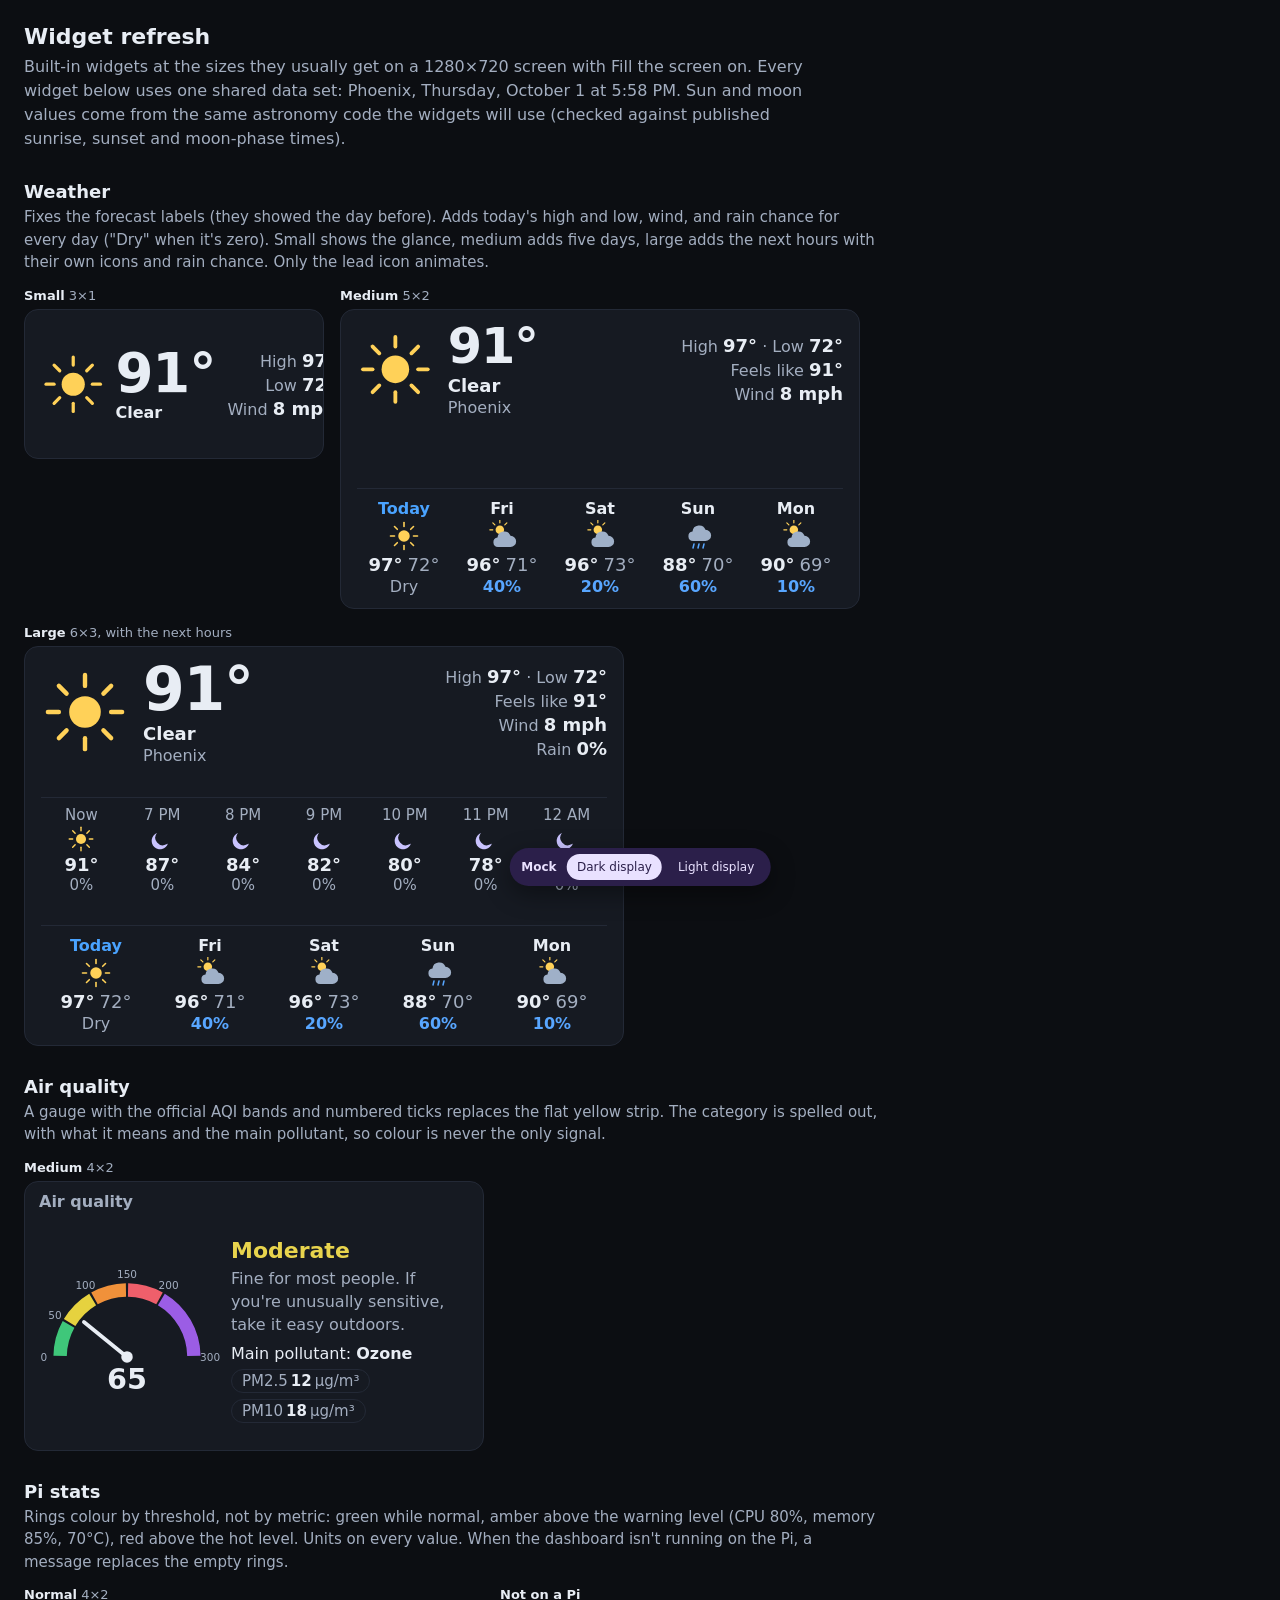
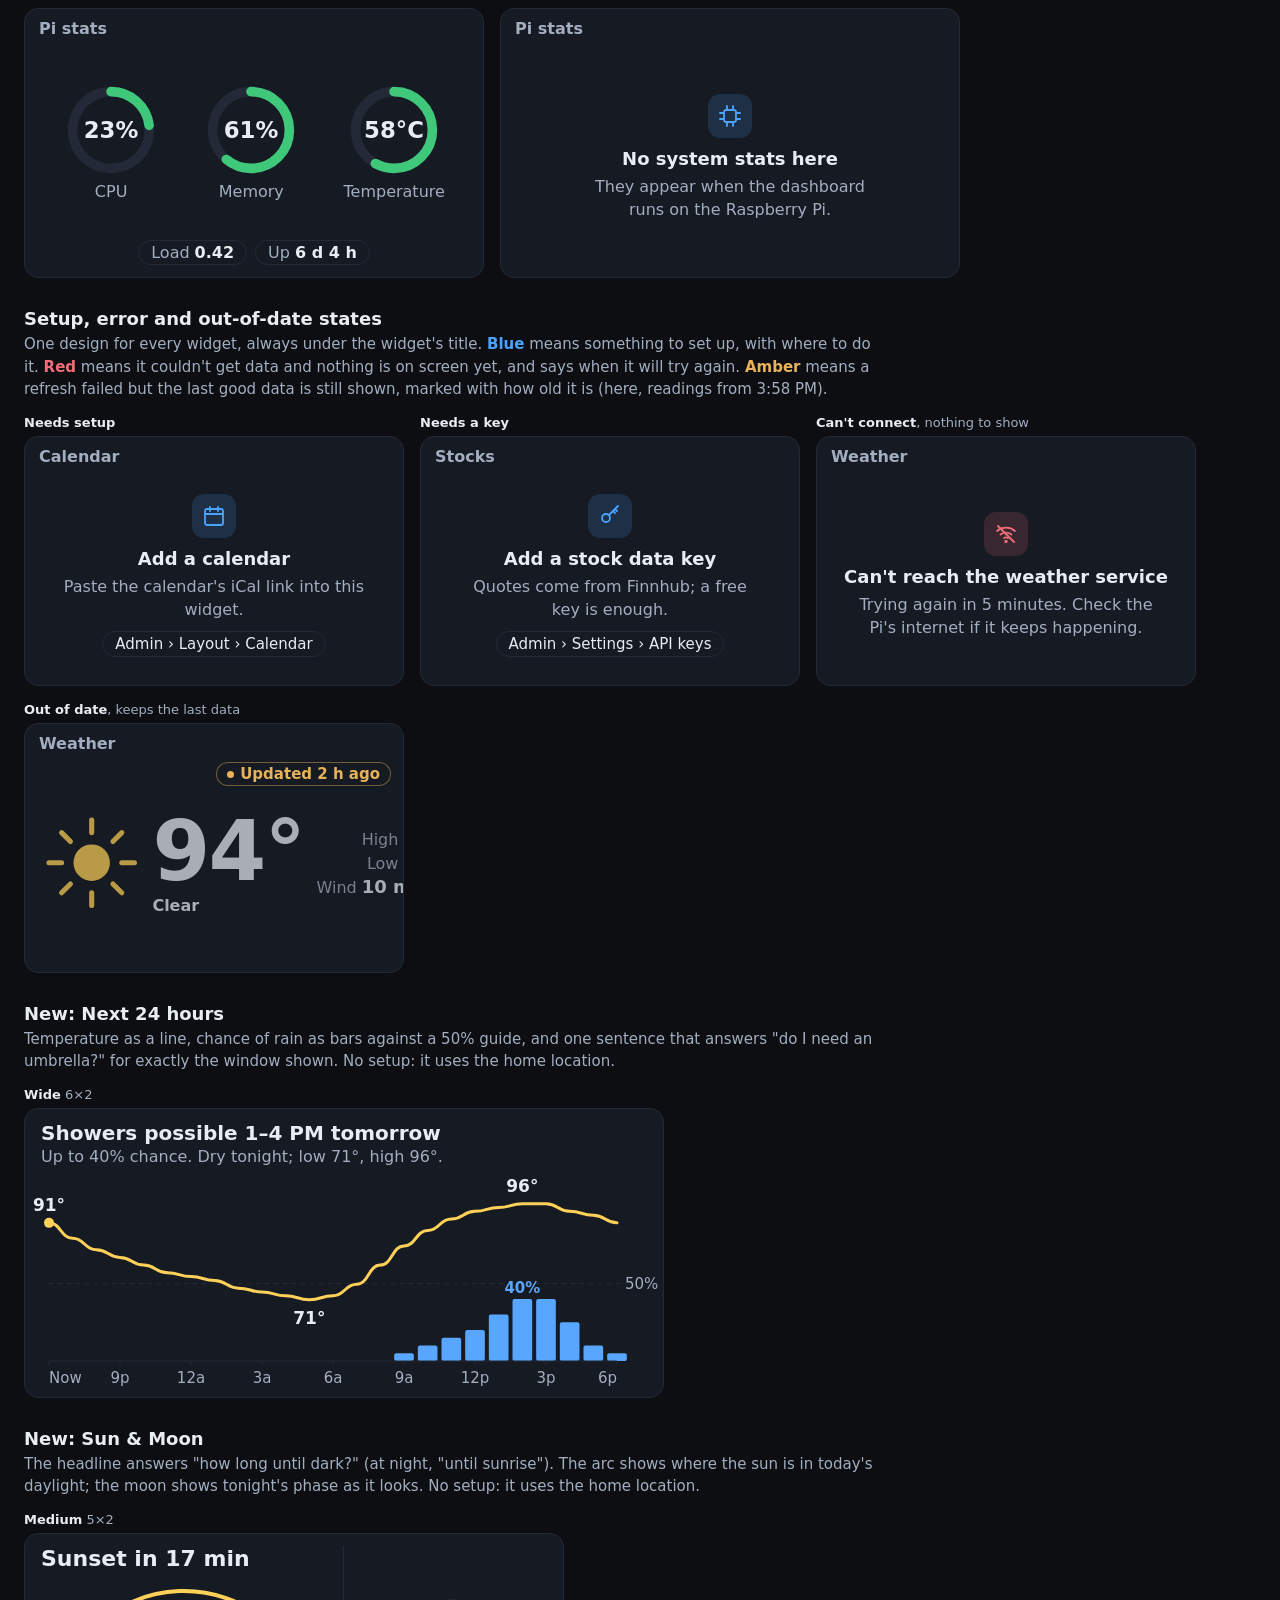
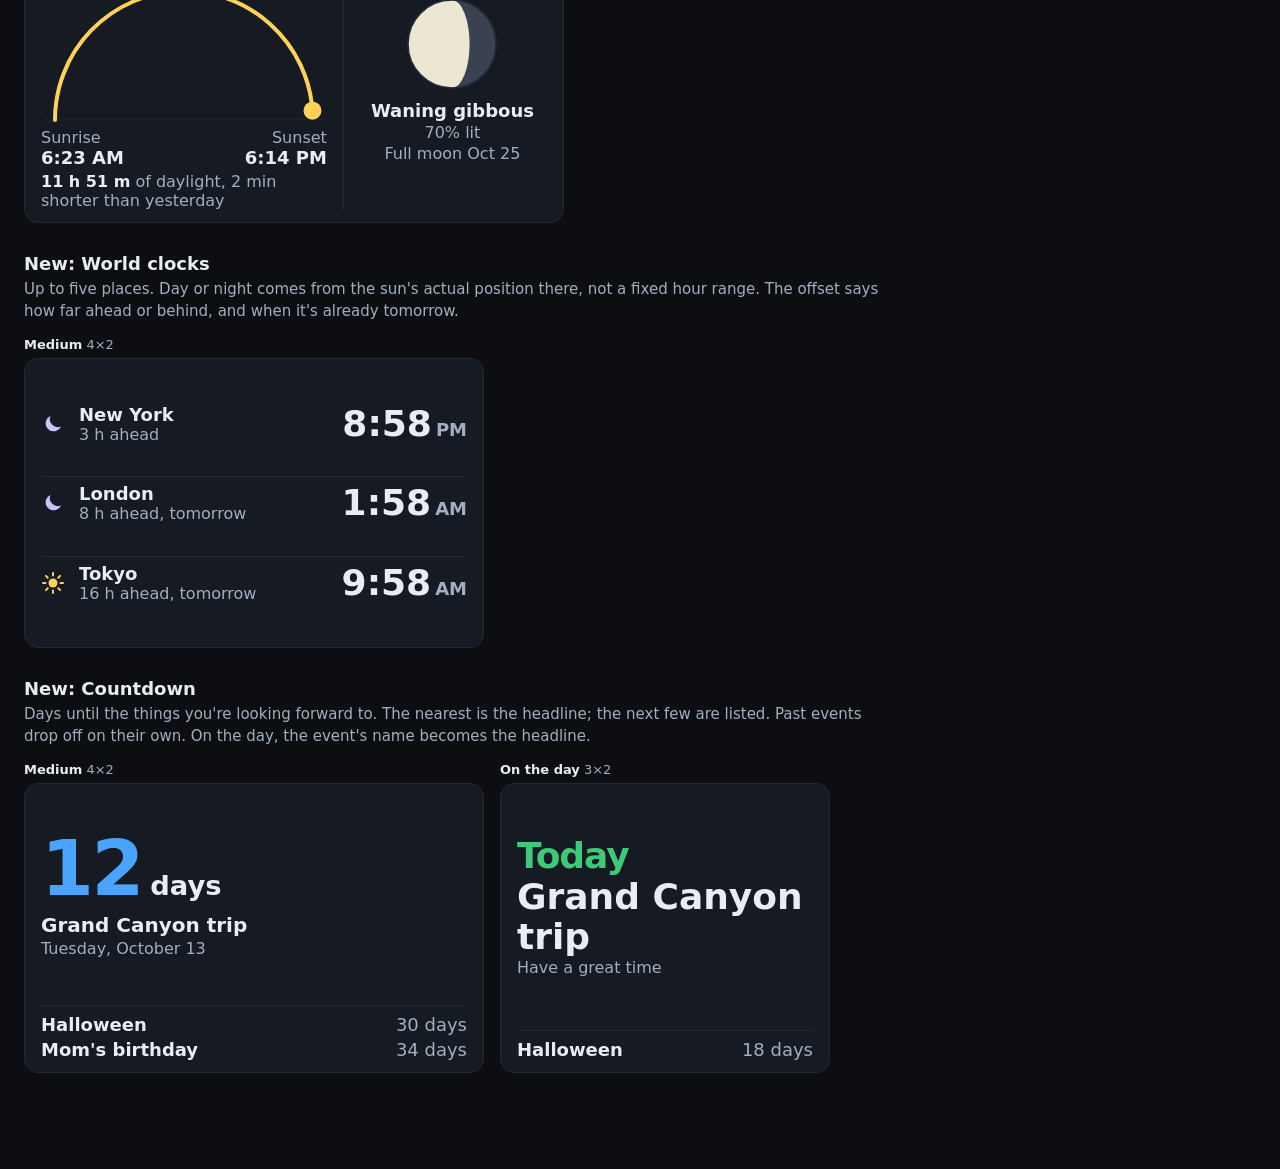
<file: mocks/widgets.html>
<!DOCTYPE html>
<html lang="en" data-theme="dark">
<head>
<meta charset="utf-8" />
<meta name="viewport" content="width=device-width, initial-scale=1" />
<title>Widget Refresh Mock</title>
<style>
/* Tokens as they will land in web/css/dashboard.css. */
:root{
  --bg:#0c0e12;--card-bg:#161a22;--card-border:#232936;--text:#e8edf4;--muted:#a3aec0;
  --accent:#4aa3ff;--ok:#3fc77a;--warn:#e7b25a;--bad:#f26d78;--rain:#58a6ff;--sun:#ffd158;--cloud:#9fb0c8;
  --moon-lit:#ece6d2;--moon-dark:#3a4252;--night:#c9c3ff;
  /* Wall-reading floor: nothing a viewer needs to read is under 15px. */
  --fs-meta:.9375rem;   /* 15px: decorative metadata only */
  --fs-label:1rem;      /* 16px: labels, supporting text */
  --fs-2nd:1.125rem;    /* 18px: second-tier values (hi/lo, rain %, times) */
  font-size:16px;
}
[data-theme="light"]{
  --bg:#f1f3f7;--card-bg:#fff;--card-border:#d8dee9;--text:#1a2230;--muted:#4f596a;
  --accent:#0b62c4;--ok:#157f45;--warn:#8a5a04;--bad:#c22f3c;--rain:#1f62c0;--sun:#a86f00;--cloud:#6b7c96;
  --moon-lit:#fff8e1;--moon-dark:#aab2c0;--night:#4b45a0;
}
*{box-sizing:border-box}
html,body{margin:0}
body{background:var(--bg);color:var(--text);font-family:system-ui,-apple-system,"Segoe UI",Roboto,sans-serif;padding:24px 24px 96px}
.page-head{max-width:1320px;margin:0 auto 20px}
.page-head h1{margin:0;font-size:1.375rem}
.page-head p{margin:6px 0 0;color:var(--muted);max-width:78ch;line-height:1.5}
section{max-width:1320px;margin:30px auto 0}
section>h2{margin:0 0 4px;font-size:1.125rem}
section>p{margin:0 0 14px;color:var(--muted);font-size:15px;max-width:90ch;line-height:1.5}
.row{display:flex;flex-wrap:wrap;gap:16px;align-items:flex-start}
.spec{display:grid;gap:6px}
.spec>span{font-size:13px;color:var(--muted)}
.spec>span b{color:var(--text);font-weight:600}
.num{font-variant-numeric:tabular-nums}

/* card shell, as on the display */
.card{position:relative;background:var(--card-bg);border:1px solid var(--card-border);border-radius:14px;overflow:hidden;display:flex;flex-direction:column;width:var(--w);height:var(--h)}
.card-title{font-size:var(--fs-label);font-weight:600;color:var(--muted);padding:10px 14px 0;white-space:nowrap;overflow:hidden;text-overflow:ellipsis}
.body{flex:1;min-height:0;position:relative;padding:12px 16px;container-type:size}
svg.ic{display:block}

/* ---- shared states ---------------------------------------------------- */
.state{height:100%;display:grid;place-content:center;justify-items:center;gap:6px;text-align:center;padding:0 8px}
.state .ico{width:44px;height:44px;border-radius:12px;display:grid;place-items:center;margin-bottom:4px;
  background:color-mix(in srgb,var(--tone) 16%,transparent);color:var(--tone)}
.state{--tone:var(--accent)}
.state.error{--tone:var(--bad)}
.state .t{font-size:1.125rem;font-weight:650}
.state .d{font-size:var(--fs-label);color:var(--muted);max-width:30ch;line-height:1.45}
.state .where{margin-top:4px;font-size:var(--fs-meta);color:var(--text);padding:3px 12px;border-radius:999px;border:1px solid var(--card-border)}
.stale-badge{position:absolute;top:9px;right:12px;z-index:2;display:inline-flex;align-items:center;gap:6px;font-size:var(--fs-meta);font-weight:600;color:var(--warn);padding:2px 10px;border-radius:999px;border:1px solid color-mix(in srgb,var(--warn) 45%,transparent);background:var(--card-bg)}
.stale-badge::before{content:"";width:7px;height:7px;border-radius:50%;background:var(--warn)}
.card.stale .body>:not(.stale-badge){opacity:.7}
svg.i{width:24px;height:24px;fill:none;stroke:currentColor;stroke-width:1.8;stroke-linecap:round;stroke-linejoin:round}

/* ---- weather ------------------------------------------------------------ */
.wx{height:100%;display:grid;align-content:space-between;gap:10px}
.wx-now{display:grid;grid-template-columns:auto 1fr auto;align-items:center;gap:14px}
.wx-ico{width:min(28cqh,88px);height:min(28cqh,88px)}
.wx-temp{font-size:min(18cqh,3.75rem);font-weight:700;line-height:1;letter-spacing:-.02em}
.wx-sum{font-size:var(--fs-2nd);font-weight:600;margin-top:4px}
.wx-loc{font-size:var(--fs-label);color:var(--muted);margin-top:2px}
.wx-facts{display:grid;gap:3px;font-size:var(--fs-label);color:var(--muted);text-align:right;white-space:nowrap}
.wx-facts b{color:var(--text);font-weight:650;font-size:var(--fs-2nd)}
.wx-days{display:grid;grid-template-columns:repeat(5,1fr);gap:4px;border-top:1px solid var(--card-border);padding-top:10px}
.wx-day{display:grid;justify-items:center;gap:2px}
.wx-day .dw{font-weight:650;font-size:var(--fs-label)}
.wx-day.today .dw{color:var(--accent)}
.wx-day svg{width:32px;height:32px}
.wx-day .hl{font-size:var(--fs-2nd)}.wx-day .hl b{font-weight:700}.wx-day .hl span{color:var(--muted);margin-left:5px}
.wx-day .pp{font-size:var(--fs-label);font-weight:600;color:var(--rain)}
.wx-day .pp.dry{color:var(--muted);font-weight:400}
.wx-hours{display:grid;grid-template-columns:repeat(7,1fr);border-top:1px solid var(--card-border);padding-top:8px}
.wx-hours div{display:grid;justify-items:center;gap:1px;font-size:var(--fs-meta);color:var(--muted)}
.wx-hours svg{width:28px;height:28px}
.wx-hours b{color:var(--text);font-size:var(--fs-2nd);font-weight:650}
.wx-hours .pp{color:var(--muted)}
/* small: a two-column glance */
.wx-small{height:100%;display:grid;grid-template-columns:1fr auto;align-items:center;gap:12px}
.wx-small .lead{display:grid;grid-template-columns:auto 1fr;align-items:center;gap:10px}
.wx-small .wx-ico{width:min(30cqw,52cqh);height:min(30cqw,52cqh)}
.wx-small .wx-temp{font-size:min(24cqw,44cqh)}
.wx-small .wx-sum{font-size:var(--fs-label);margin-top:2px}

/* ---- next 24 hours ------------------------------------------------------ */
.h24{height:100%;display:grid;grid-template-rows:auto 1fr;gap:6px}
.h24 .sumline{font-size:1.25rem;font-weight:650}
.h24 .sumline span{display:block;color:var(--muted);font-weight:400;font-size:var(--fs-label);margin-top:2px}
.h24 .plot{position:relative;min-height:0}
.h24 .plot svg{position:absolute;inset:0;width:100%;height:100%;overflow:visible}
.h24 text{font-size:15px;fill:var(--muted);font-variant-numeric:tabular-nums}
.h24 .tl{font-size:17px;fill:var(--text);font-weight:650}
.h24 .rl{font-size:15px;fill:var(--rain);font-weight:650}

/* ---- sun & moon --------------------------------------------------------- */
.sm{height:100%;display:grid;grid-template-columns:1.4fr 1fr;gap:16px}
.sm-sun{display:grid;grid-template-rows:auto 1fr auto;min-width:0;gap:2px}
.sm-head{font-size:1.375rem;font-weight:700}
.sm-arc{min-height:0;position:relative}
.sm-arc svg{position:absolute;inset:0;width:100%;height:100%}
.sm-times{display:flex;justify-content:space-between;font-size:var(--fs-label);color:var(--muted)}
.sm-times b{display:block;color:var(--text);font-size:var(--fs-2nd);font-weight:650}
.sm-day{font-size:var(--fs-label);color:var(--muted);margin-top:4px}
.sm-day b{color:var(--text);font-weight:650}
.sm-moon{display:grid;justify-items:center;align-content:center;gap:2px;border-left:1px solid var(--card-border);padding-left:14px;text-align:center}
.sm-moon svg{width:min(44cqh,100px);height:min(44cqh,100px);margin-bottom:4px}
.sm-moon .ph{font-weight:650;font-size:var(--fs-2nd)}
.sm-moon .mt{font-size:var(--fs-label);color:var(--muted)}

/* ---- world clocks ------------------------------------------------------- */
.wc{height:100%;display:grid;align-content:space-evenly}
.wc-row{display:grid;grid-template-columns:26px 1fr auto;align-items:center;gap:12px;padding:6px 0}
.wc-row+.wc-row{border-top:1px solid var(--card-border)}
.wc-city{font-size:var(--fs-2nd);font-weight:650}
.wc-off{font-size:var(--fs-label);color:var(--muted)}
.wc-time{font-size:min(15cqh,2.25rem);font-weight:700;font-variant-numeric:tabular-nums;text-align:right;line-height:1}
.wc-time small{font-size:.5em;font-weight:600;color:var(--muted);margin-left:4px}
.wc .dn{width:24px;height:24px}

/* ---- countdown ---------------------------------------------------------- */
.cd{height:100%;display:grid;grid-template-rows:1fr auto;gap:10px}
.cd-hero{display:grid;align-content:center;justify-items:start}
.cd-n{font-size:min(34cqh,4.75rem);font-weight:750;line-height:.95;letter-spacing:-.03em;color:var(--accent)}
.cd-n small{font-size:.36em;font-weight:650;color:var(--text);margin-left:8px;letter-spacing:0}
.cd-what{font-size:1.25rem;font-weight:650;margin-top:8px}
.cd-when{font-size:var(--fs-label);color:var(--muted);margin-top:2px}
.cd-list{border-top:1px solid var(--card-border);padding-top:8px;display:grid;gap:4px}
.cd-item{display:flex;justify-content:space-between;gap:12px;font-size:var(--fs-2nd)}
.cd-item b{font-weight:600}.cd-item span{color:var(--muted);font-variant-numeric:tabular-nums;white-space:nowrap}
.cd.today .cd-n{font-size:min(16cqh,2.25rem);color:var(--ok)}
.cd.today .cd-what{font-size:min(17cqh,2.25rem);font-weight:750;margin-top:4px;line-height:1.1}

/* ---- air quality -------------------------------------------------------- */
.aq{height:100%;display:grid;grid-template-columns:auto 1fr;gap:18px;align-items:center}
.aq-gauge{width:min(80cqh,190px)}
.aq-gauge svg{width:100%;height:auto;display:block;overflow:visible}
.aq-gauge text{font-size:11px;fill:var(--muted);font-variant-numeric:tabular-nums}
.aq-gauge .v{font-size:30px;font-weight:750;fill:var(--text)}
.aq-cat{font-size:1.375rem;font-weight:750}
.aq-msg{font-size:var(--fs-label);color:var(--muted);line-height:1.45;margin-top:4px;max-width:28ch}
.aq-main{font-size:var(--fs-label);margin-top:8px}.aq-main b{font-weight:650}
.aq-chips{display:flex;flex-wrap:wrap;gap:6px;margin-top:6px}
.aq-chip{font-size:var(--fs-meta);padding:2px 10px;border-radius:999px;border:1px solid var(--card-border);color:var(--muted)}
.aq-chip b{color:var(--text);font-weight:650;margin:0 3px}

/* ---- pi stats ----------------------------------------------------------- */
.ps{height:100%;display:grid;grid-template-rows:1fr auto;gap:8px}
.ps-rings{display:flex;justify-content:space-around;align-items:center}
.ring{display:grid;justify-items:center;gap:4px;font-size:var(--fs-label);color:var(--muted)}
.ring svg{width:min(56cqh,96px);height:auto}
.ring text{font-size:19px;font-weight:700;fill:var(--text);font-variant-numeric:tabular-nums}
.ps-foot{display:flex;justify-content:center;gap:8px;font-size:var(--fs-label);color:var(--muted)}
.ps-foot span{border:1px solid var(--card-border);border-radius:999px;padding:2px 12px}
.ps-foot b{color:var(--text);font-weight:650;margin-left:5px}

/* motion: only the lead icon on a card moves, and only gently */
@media (prefers-reduced-motion:no-preference){.anim .rays{animation:spin 40s linear infinite;transform-origin:32px 32px}@keyframes spin{to{transform:rotate(1turn)}}}

/* mock-only switcher */
.mock{position:fixed;left:50%;bottom:14px;transform:translateX(-50%);z-index:50;display:flex;gap:6px;padding:6px 6px 6px 12px;border-radius:999px;background:#2b1f4a;color:#e9e1ff;font:12px system-ui;box-shadow:0 8px 24px rgb(0 0 0/.4)}
.mock button{height:26px;padding:0 10px;border-radius:999px;border:0;background:transparent;color:inherit;font:inherit;cursor:pointer}
.mock button[aria-pressed="true"]{background:#e9e1ff;color:#2b1f4a}
</style>
</head>
<body>
<svg width="0" height="0" style="position:absolute" aria-hidden="true">
  <symbol id="sun" viewBox="0 0 64 64"><g class="rays" stroke="var(--sun)" stroke-width="3.2" stroke-linecap="round"><line x1="32" y1="5" x2="32" y2="13"/><line x1="32" y1="51" x2="32" y2="59"/><line x1="5" y1="32" x2="13" y2="32"/><line x1="51" y1="32" x2="59" y2="32"/><line x1="13" y1="13" x2="18.6" y2="18.6"/><line x1="45.4" y1="45.4" x2="51" y2="51"/><line x1="13" y1="51" x2="18.6" y2="45.4"/><line x1="45.4" y1="18.6" x2="51" y2="13"/></g><circle cx="32" cy="32" r="11.5" fill="var(--sun)"/></symbol>
  <symbol id="night" viewBox="0 0 64 64"><path d="M44 42a17 17 0 0 1-21.5-25.5A19 19 0 1 0 47.5 40 17 17 0 0 1 44 42z" fill="var(--night)" transform="translate(-2 2)"/></symbol>
  <symbol id="part" viewBox="0 0 64 64"><g transform="translate(4 -4) scale(.74)"><circle cx="32" cy="32" r="11.5" fill="var(--sun)"/><g stroke="var(--sun)" stroke-width="3.2" stroke-linecap="round"><line x1="32" y1="5" x2="32" y2="13"/><line x1="5" y1="32" x2="13" y2="32"/><line x1="13" y1="13" x2="18.6" y2="18.6"/><line x1="45.4" y1="18.6" x2="51" y2="13"/></g></g><path fill="var(--cloud)" d="M24 54a9.5 9.5 0 0 1-1-18.9A13.5 13.5 0 0 1 49 31.5 10 10 0 0 1 49 54z"/></symbol>
  <symbol id="rain" viewBox="0 0 64 64"><path fill="var(--cloud)" d="M22 42a9.5 9.5 0 0 1-1-18.9A13.5 13.5 0 0 1 47 19.5 10 10 0 0 1 47 42z"/><g stroke="var(--rain)" stroke-width="3" stroke-linecap="round"><line x1="24" y1="48" x2="22" y2="56"/><line x1="34" y1="48" x2="32" y2="56"/><line x1="44" y1="48" x2="42" y2="56"/></g></symbol>
  <symbol id="moonico" viewBox="0 0 24 24"><path d="M20 14.5A8 8 0 0 1 9.5 4a8 8 0 1 0 10.5 10.5z" fill="var(--night)"/></symbol>
  <symbol id="sunico" viewBox="0 0 24 24"><circle cx="12" cy="12" r="4.5" fill="var(--sun)"/><g stroke="var(--sun)" stroke-width="2" stroke-linecap="round"><path d="M12 2v2.5M12 19.5V22M2 12h2.5M19.5 12H22M4.9 4.9l1.8 1.8M17.3 17.3l1.8 1.8M4.9 19.1l1.8-1.8M17.3 6.7l1.8-1.8"/></g></symbol>
</svg>

<header class="page-head">
  <h1>Widget refresh</h1>
  <p>Built-in widgets at the sizes they usually get on a 1280×720 screen with Fill the screen on. Every widget below uses one shared data set: Phoenix, Thursday, October 1 at 5:58 PM. Sun and moon values come from the same astronomy code the widgets will use (checked against published sunrise, sunset and moon-phase times).</p>
</header>

<!-- ================= IMPROVED ================= -->
<section>
  <h2>Weather</h2>
  <p>Fixes the forecast labels (they showed the day before). Adds today's high and low, wind, and rain chance for every day ("Dry" when it's zero). Small shows the glance, medium adds five days, large adds the next hours with their own icons and rain chance. Only the lead icon animates.</p>
  <div class="row">
    <div class="spec"><span><b>Small</b> 3×1</span>
      <div class="card" style="--w:300px;--h:150px"><div class="body"><div class="wx-small">
        <div class="lead"><svg class="ic wx-ico anim"><use href="#sun"/></svg><div><div class="wx-temp num">91°</div><div class="wx-sum">Clear</div></div></div>
        <div class="wx-facts num"><div>High <b>97°</b></div><div>Low <b>72°</b></div><div>Wind <b>8 mph</b></div></div>
      </div></div></div>
    </div>
    <div class="spec"><span><b>Medium</b> 5×2</span>
      <div class="card" style="--w:520px;--h:300px"><div class="body" id="wx-med"></div></div>
    </div>
    <div class="spec"><span><b>Large</b> 6×3, with the next hours</span>
      <div class="card" style="--w:600px;--h:400px"><div class="body" id="wx-large"></div></div>
    </div>
  </div>
</section>

<section>
  <h2>Air quality</h2>
  <p>A gauge with the official AQI bands and numbered ticks replaces the flat yellow strip. The category is spelled out, with what it means and the main pollutant, so colour is never the only signal.</p>
  <div class="row">
    <div class="spec"><span><b>Medium</b> 4×2</span>
      <div class="card" style="--w:460px;--h:270px"><div class="card-title">Air quality</div><div class="body"><div class="aq">
        <div class="aq-gauge" id="aq-gauge"></div>
        <div><div class="aq-cat" id="aq-cat">Moderate</div>
          <div class="aq-msg">Fine for most people. If you're unusually sensitive, take it easy outdoors.</div>
          <div class="aq-main">Main pollutant: <b>Ozone</b></div>
          <div class="aq-chips num"><span class="aq-chip">PM2.5<b>12</b>µg/m³</span><span class="aq-chip">PM10<b>18</b>µg/m³</span></div></div>
      </div></div></div>
    </div>
  </div>
</section>

<section>
  <h2>Pi stats</h2>
  <p>Rings colour by threshold, not by metric: green while normal, amber above the warning level (CPU 80%, memory 85%, 70°C), red above the hot level. Units on every value. When the dashboard isn't running on the Pi, a message replaces the empty rings.</p>
  <div class="row">
    <div class="spec"><span><b>Normal</b> 4×2</span>
      <div class="card" style="--w:460px;--h:270px"><div class="card-title">Pi stats</div><div class="body"><div class="ps">
        <div class="ps-rings" id="rings"></div>
        <div class="ps-foot num"><span>Load<b>0.42</b></span><span>Up<b>6 d 4 h</b></span></div>
      </div></div></div>
    </div>
    <div class="spec"><span><b>Not on a Pi</b></span>
      <div class="card" style="--w:460px;--h:270px"><div class="card-title">Pi stats</div><div class="body"><div class="state">
        <div class="ico"><svg class="i" viewBox="0 0 24 24"><rect x="6" y="6" width="12" height="12" rx="2"/><path d="M9 2v4M15 2v4M9 18v4M15 18v4M2 9h4M2 15h4M18 9h4M18 15h4"/></svg></div>
        <div class="t">No system stats here</div>
        <div class="d">They appear when the dashboard runs on the Raspberry Pi.</div>
      </div></div></div>
    </div>
  </div>
</section>

<section>
  <h2>Setup, error and out-of-date states</h2>
  <p>One design for every widget, always under the widget's title. <b style="color:var(--accent)">Blue</b> means something to set up, with where to do it. <b style="color:var(--bad)">Red</b> means it couldn't get data and nothing is on screen yet, and says when it will try again. <b style="color:var(--warn)">Amber</b> means a refresh failed but the last good data is still shown, marked with how old it is (here, readings from 3:58 PM).</p>
  <div class="row">
    <div class="spec"><span><b>Needs setup</b></span>
      <div class="card" style="--w:380px;--h:250px"><div class="card-title">Calendar</div><div class="body"><div class="state">
        <div class="ico"><svg class="i" viewBox="0 0 24 24"><rect x="3" y="5" width="18" height="16" rx="2"/><path d="M3 10h18M8 3v4M16 3v4"/></svg></div>
        <div class="t">Add a calendar</div>
        <div class="d">Paste the calendar's iCal link into this widget.</div>
        <div class="where">Admin › Layout › Calendar</div>
      </div></div></div>
    </div>
    <div class="spec"><span><b>Needs a key</b></span>
      <div class="card" style="--w:380px;--h:250px"><div class="card-title">Stocks</div><div class="body"><div class="state">
        <div class="ico"><svg class="i" viewBox="0 0 24 24"><circle cx="8" cy="14" r="4"/><path d="M11 11l9-9M17 5l2 2M15 7l2 2"/></svg></div>
        <div class="t">Add a stock data key</div>
        <div class="d">Quotes come from Finnhub; a free key is enough.</div>
        <div class="where">Admin › Settings › API keys</div>
      </div></div></div>
    </div>
    <div class="spec"><span><b>Can't connect</b>, nothing to show</span>
      <div class="card" style="--w:380px;--h:250px"><div class="card-title">Weather</div><div class="body"><div class="state error">
        <div class="ico"><svg class="i" viewBox="0 0 24 24"><path d="M3 9a14 14 0 0 1 18 0M6.5 12.5a9 9 0 0 1 11 0M10 16a4 4 0 0 1 4 0"/><path d="M4 4l16 16"/><circle cx="12" cy="19.5" r=".8" fill="currentColor"/></svg></div>
        <div class="t">Can't reach the weather service</div>
        <div class="d">Trying again in 5 minutes. Check the Pi's internet if it keeps happening.</div>
      </div></div></div>
    </div>
    <div class="spec"><span><b>Out of date</b>, keeps the last data</span>
      <div class="card stale" style="--w:380px;--h:250px"><div class="card-title">Weather</div><div class="body"><span class="stale-badge">Updated 2 h ago</span><div class="wx-small">
        <div class="lead"><svg class="ic wx-ico"><use href="#sun"/></svg><div><div class="wx-temp num">94°</div><div class="wx-sum">Clear</div></div></div>
        <div class="wx-facts num"><div>High <b>97°</b></div><div>Low <b>72°</b></div><div>Wind <b>10 mph</b></div></div>
      </div></div></div>
    </div>
  </div>
</section>

<!-- ================= NEW ================= -->
<section>
  <h2>New: Next 24 hours</h2>
  <p>Temperature as a line, chance of rain as bars against a 50% guide, and one sentence that answers "do I need an umbrella?" for exactly the window shown. No setup: it uses the home location.</p>
  <div class="row">
    <div class="spec"><span><b>Wide</b> 6×2</span>
      <div class="card" style="--w:640px;--h:290px"><div class="body"><div class="h24">
        <div class="sumline">Showers possible 1–4 PM tomorrow<span>Up to 40% chance. Dry tonight; low 71°, high 96°.</span></div>
        <div class="plot" id="h24"></div>
      </div></div></div>
    </div>
  </div>
</section>

<section>
  <h2>New: Sun &amp; Moon</h2>
  <p>The headline answers "how long until dark?" (at night, "until sunrise"). The arc shows where the sun is in today's daylight; the moon shows tonight's phase as it looks. No setup: it uses the home location.</p>
  <div class="row">
    <div class="spec"><span><b>Medium</b> 5×2</span>
      <div class="card" style="--w:540px;--h:290px"><div class="body"><div class="sm">
        <div class="sm-sun">
          <div class="sm-head num" id="sm-head">Sunset in 17 min</div>
          <div class="sm-arc" id="sm-arc"></div>
          <div>
            <div class="sm-times num"><div>Sunrise<b>6:23 AM</b></div><div style="text-align:right">Sunset<b>6:14 PM</b></div></div>
            <div class="sm-day num"><b>11 h 51 m</b> of daylight, 2 min shorter than yesterday</div>
          </div>
        </div>
        <div class="sm-moon">
          <svg id="moon" viewBox="0 0 100 100" role="img"></svg>
          <div class="ph" id="moon-name">Waning gibbous</div>
          <div class="mt num" id="moon-lit">70% lit</div>
          <div class="mt num">Full moon Oct 25</div>
        </div>
      </div></div></div>
    </div>
  </div>
</section>

<section>
  <h2>New: World clocks</h2>
  <p>Up to five places. Day or night comes from the sun's actual position there, not a fixed hour range. The offset says how far ahead or behind, and when it's already tomorrow.</p>
  <div class="row">
    <div class="spec"><span><b>Medium</b> 4×2</span>
      <div class="card" style="--w:460px;--h:290px"><div class="body"><div class="wc" id="wc"></div></div></div>
    </div>
  </div>
</section>

<section>
  <h2>New: Countdown</h2>
  <p>Days until the things you're looking forward to. The nearest is the headline; the next few are listed. Past events drop off on their own. On the day, the event's name becomes the headline.</p>
  <div class="row">
    <div class="spec"><span><b>Medium</b> 4×2</span>
      <div class="card" style="--w:460px;--h:290px"><div class="body"><div class="cd">
        <div class="cd-hero"><div class="cd-n num">12<small>days</small></div><div class="cd-what">Grand Canyon trip</div><div class="cd-when num">Tuesday, October 13</div></div>
        <div class="cd-list num"><div class="cd-item"><b>Halloween</b><span>30 days</span></div><div class="cd-item"><b>Mom's birthday</b><span>34 days</span></div></div>
      </div></div></div>
    </div>
    <div class="spec"><span><b>On the day</b> 3×2</span>
      <div class="card" style="--w:330px;--h:290px"><div class="body"><div class="cd today">
        <div class="cd-hero"><div class="cd-n">Today</div><div class="cd-what">Grand Canyon trip</div><div class="cd-when">Have a great time</div></div>
        <div class="cd-list num"><div class="cd-item"><b>Halloween</b><span>18 days</span></div></div>
      </div></div></div>
    </div>
  </div>
</section>

<div class="mock" role="toolbar" aria-label="Mock controls"><b style="font-weight:600;align-self:center;margin-right:4px">Mock</b>
  <button aria-pressed="true" data-t="dark">Dark display</button><button aria-pressed="false" data-t="light">Light display</button></div>

<script>
// ---- one data set for the whole page ---------------------------------------
const DATA = {
  now: { temp: 91, sum: "Clear", feels: 91, wind: "8 mph", humidity: 29, rain: 0, loc: "Phoenix" },
  today: { hi: 97, lo: 72 },
  days: [
    { d: "Today", icon: "sun", hi: 97, lo: 72, rain: 0 },
    { d: "Fri", icon: "part", hi: 96, lo: 71, rain: 40 },
    { d: "Sat", icon: "part", hi: 96, lo: 73, rain: 20 },
    { d: "Sun", icon: "rain", hi: 88, lo: 70, rain: 60 },
    { d: "Mon", icon: "part", hi: 90, lo: 69, rain: 10 },
  ],
  // Thu 6 PM → Fri 6 PM, hourly: [temp, rain%]
  hours: [[91,0],[87,0],[84,0],[82,0],[80,0],[78,0],[77,0],[76,0],[74,0],[73,0],[72,0],[71,0],[72,0],[75,0],[80,0],[85,5],[89,10],[92,15],[94,20],[95,30],[96,40],[96,40],[94,25],[93,10],[91,5]],
};
const $ = (s) => document.querySelector(s);
const ns = "http://www.w3.org/2000/svg";
const svgEl = (tag, attrs, text) => { const e = document.createElementNS(ns, tag); for (const k in attrs) e.setAttribute(k, attrs[k]); if (text != null) e.textContent = text; return e; };

// ---- weather (medium + large share the markup) ----------------------------
function nowBlock(extra = "") {
  const n = DATA.now, t = DATA.today;
  return `<div class="wx-now">
    <svg class="ic wx-ico anim"><use href="#sun"/></svg>
    <div><div class="wx-temp num">${n.temp}°</div><div class="wx-sum">${n.sum}</div><div class="wx-loc">${n.loc}</div></div>
    <div class="wx-facts num"><div>High <b>${t.hi}°</b> · Low <b>${t.lo}°</b></div><div>Feels like <b>${n.feels}°</b></div><div>Wind <b>${n.wind}</b></div>${extra}</div>
  </div>`;
}
const daysBlock = () => `<div class="wx-days num">${DATA.days.map((d, i) => `
  <div class="wx-day ${i === 0 ? "today" : ""}"><span class="dw">${d.d}</span><svg class="ic"><use href="#${d.icon}"/></svg>
  <span class="hl"><b>${d.hi}°</b><span>${d.lo}°</span></span>
  <span class="pp ${d.rain ? "" : "dry"}">${d.rain ? d.rain + "%" : "Dry"}</span></div>`).join("")}</div>`;
const hourLabel = (i) => i === 0 ? "Now" : ((18 + i) % 12 || 12) + ((18 + i) % 24 < 12 ? " AM" : " PM");
const hoursBlock = () => `<div class="wx-hours num">${DATA.hours.slice(0, 7).map(([t, r], i) => `
  <div>${hourLabel(i)}<svg class="ic"><use href="#${i === 0 ? "sun" : "night"}"/></svg><b>${t}°</b><span class="pp">${r}%</span></div>`).join("")}</div>`;
$("#wx-med").innerHTML = `<div class="wx">${nowBlock()}${daysBlock()}</div>`;
$("#wx-large").innerHTML = `<div class="wx">${nowBlock(`<div>Rain <b>${DATA.now.rain}%</b></div>`)}${hoursBlock()}${daysBlock()}</div>`;

// ---- next 24 hours: drawn in the plot's real pixel size --------------------
function drawH24() {
  const host = $("#h24");
  const W = host.clientWidth, H = host.clientHeight;
  const padL = 8, padR = 30, top = 24, axis = H - 24;      // axis line; labels below it
  const n = DATA.hours.length - 1;
  const x = (i) => padL + (i / n) * (W - padL - padR);
  const temps = DATA.hours.map((h) => h[0]);
  const tMin = Math.min(...temps) - 4, tMax = Math.max(...temps) + 2;
  const yT = (t) => top + (1 - (t - tMin) / (tMax - tMin)) * (axis - top - 46);
  const yR = (p) => axis - (p / 100) * (axis - top - 10);
  const svg = svgEl("svg", { viewBox: `0 0 ${W} ${H}`, role: "img", "aria-label": "Temperature and chance of rain for the next 24 hours" });
  svg.append(svgEl("line", { x1: padL, x2: W - padR + 4, y1: yR(50), y2: yR(50), stroke: "var(--card-border)", "stroke-dasharray": "4 5" }));
  svg.append(svgEl("text", { x: W - padR + 8, y: yR(50) + 5 }, "50%"));
  const bw = Math.max(6, (W - padL - padR) / n - 4);
  DATA.hours.forEach(([, r], i) => { if (r) svg.append(svgEl("rect", { x: x(i) - bw / 2, y: yR(r), width: bw, height: axis - yR(r), rx: 2, fill: "var(--rain)" })); });
  const pts = DATA.hours.map(([t], i) => [x(i), yT(t)]);
  let d = `M${pts[0][0]} ${pts[0][1]}`;
  for (let i = 1; i < pts.length; i++) { const [x0, y0] = pts[i - 1], [x1, y1] = pts[i]; const cx = (x0 + x1) / 2; d += ` C${cx} ${y0} ${cx} ${y1} ${x1} ${y1}`; }
  svg.append(svgEl("path", { d, fill: "none", stroke: "var(--sun)", "stroke-width": 3, "stroke-linecap": "round" }));
  const label = (i, txt, dy, cls) => svg.append(svgEl("text", { x: x(i), y: yT(DATA.hours[i][0]) + dy, "text-anchor": "middle", class: cls }, txt));
  const lo = temps.indexOf(Math.min(...temps)), hi = temps.lastIndexOf(Math.max(...temps));
  svg.append(svgEl("circle", { cx: x(0), cy: yT(temps[0]), r: 5, fill: "var(--sun)" }));
  label(0, `${temps[0]}°`, -12, "tl"); label(lo, `${temps[lo]}°`, 24, "tl"); label(hi - 1, `${temps[hi]}°`, -12, "tl");
  const peak = DATA.hours.reduce((m, h, i) => (h[1] > DATA.hours[m][1] ? i : m), 0);
  svg.append(svgEl("text", { x: x(peak), y: yR(DATA.hours[peak][1]) - 6, "text-anchor": "middle", class: "rl" }, `${DATA.hours[peak][1]}%`));
  svg.append(svgEl("line", { x1: padL, x2: W - padR, y1: axis, y2: axis, stroke: "var(--card-border)" }));
  [0, 3, 6, 9, 12, 15, 18, 21, 24].forEach((i) => {
    svg.append(svgEl("line", { x1: x(i), x2: x(i), y1: axis, y2: axis + 4, stroke: "var(--card-border)" }));
    svg.append(svgEl("text", { x: x(i), y: H - 2, "text-anchor": i === 0 ? "start" : i === 24 ? "end" : "middle" }, hourLabel(i).replace(" AM", "a").replace(" PM", "p")));
  });
  host.replaceChildren(svg);
}
drawH24();

// ---- air quality gauge ----------------------------------------------------
function drawAQ(aqi) {
  const S = 180, cx = 90, cy = 92, r = 70, max = 300;
  const bands = [[0, 50, "#3fc77a"], [50, 100, "#e6d23f"], [100, 150, "#f0913a"], [150, 200, "#ef5f6b"], [200, 300, "#9b5de5"]];
  const pt = (v, rr = r) => { const a = Math.PI * (1 - v / max); return [cx + rr * Math.cos(a), cy - rr * Math.sin(a)]; };
  const svg = svgEl("svg", { viewBox: `0 0 ${S} 128`, role: "img", "aria-label": `Air quality index ${aqi} of ${max}` });
  for (const [a, b, c] of bands) { const [x0, y0] = pt(a + 1.5), [x1, y1] = pt(b - 1.5); svg.append(svgEl("path", { d: `M${x0} ${y0} A${r} ${r} 0 0 1 ${x1} ${y1}`, fill: "none", stroke: c, "stroke-width": 14 })); }
  for (const v of [0, 50, 100, 150, 200, 300]) { const [tx, ty] = pt(v, r + 17); svg.append(svgEl("text", { x: tx, y: ty + 4, "text-anchor": "middle" }, v)); }
  const [nx, ny] = pt(aqi, r - 12);
  svg.append(svgEl("line", { x1: cx, y1: cy, x2: nx, y2: ny, stroke: "var(--text)", "stroke-width": 4, "stroke-linecap": "round" }));
  svg.append(svgEl("circle", { cx, cy, r: 6, fill: "var(--text)" }));
  svg.append(svgEl("text", { x: cx, y: cy + 34, "text-anchor": "middle", class: "v" }, aqi));
  $("#aq-gauge").replaceChildren(svg);
  // Category text: a readable shade of the band colour in each theme.
  const light = document.documentElement.dataset.theme === "light";
  $("#aq-cat").style.color = light ? "#7a6200" : "#e8d44d";
}
drawAQ(65);

// ---- pi stats rings: colour by threshold ------------------------------------
function ring(label, value, text, warn, hot) {
  const C = 2 * Math.PI * 32, frac = Math.min(1, value / 100);
  const tone = value >= hot ? "var(--bad)" : value >= warn ? "var(--warn)" : "var(--ok)";
  return `<div class="ring"><svg viewBox="0 0 80 80"><circle cx="40" cy="40" r="32" fill="none" stroke="var(--card-border)" stroke-width="8"/>
    <circle cx="40" cy="40" r="32" fill="none" stroke="${tone}" stroke-width="8" stroke-linecap="round" stroke-dasharray="${frac * C} ${C}" transform="rotate(-90 40 40)"/>
    <text x="40" y="47" text-anchor="middle">${text}</text></svg>${label}</div>`;
}
$("#rings").innerHTML = ring("CPU", 23, "23%", 80, 95) + ring("Memory", 61, "61%", 85, 95) + ring("Temperature", 58, "58°C", 70, 80);

// ---- sun & moon (same maths as web/js/widgets/astro.js) ---------------------
function moonPath(f, waxing, cx, cy, r) {
  const rx = Math.abs(1 - 2 * f) * r, g = f > 0.5, top = `${cx} ${cy - r}`, bot = `${cx} ${cy + r}`;
  return waxing ? `M${top} A${r} ${r} 0 0 1 ${bot} A${rx} ${r} 0 0 ${g ? 1 : 0} ${top}Z`
                : `M${top} A${r} ${r} 0 0 0 ${bot} A${rx} ${r} 0 0 ${g ? 0 : 1} ${top}Z`;
}
function drawSun(progress) {
  const host = $("#sm-arc"), W = host.clientWidth, H = host.clientHeight;
  const cx = W / 2, base = H - 6, r = Math.min(W / 2 - 14, H - 14);
  const at = (p) => { const a = Math.PI * (1 - p); return [cx + r * Math.cos(a), base - r * Math.sin(a)]; };
  const svg = svgEl("svg", { viewBox: `0 0 ${W} ${H}`, role: "img", "aria-label": `${Math.round(progress * 100)}% of today's daylight has passed` });
  const [x0, y0] = at(0), [x1, y1] = at(1), [px, py] = at(progress);
  svg.append(svgEl("line", { x1: 4, x2: W - 4, y1: base, y2: base, stroke: "var(--card-border)" }));
  svg.append(svgEl("path", { d: `M${x0} ${y0} A${r} ${r} 0 0 1 ${x1} ${y1}`, fill: "none", stroke: "var(--card-border)", "stroke-width": 3, "stroke-dasharray": "3 6" }));
  svg.append(svgEl("path", { d: `M${x0} ${y0} A${r} ${r} 0 0 1 ${px} ${py}`, fill: "none", stroke: "var(--sun)", "stroke-width": 4, "stroke-linecap": "round" }));
  svg.append(svgEl("circle", { cx: px, cy: py, r: 9, fill: "var(--sun)" }));
  host.replaceChildren(svg);
}
drawSun(0.977);
(function drawMoon() {
  const m = $("#moon"); m.setAttribute("aria-label", "Waning gibbous moon, 70 percent lit");
  m.replaceChildren(svgEl("circle", { cx: 50, cy: 50, r: 44, fill: "var(--moon-dark)" }),
    svgEl("path", { d: moonPath(0.70, false, 50, 50, 44), fill: "var(--moon-lit)" }),
    svgEl("circle", { cx: 50, cy: 50, r: 44, fill: "none", stroke: "var(--card-border)", "stroke-width": 1.5 }));
})();

// ---- world clocks ------------------------------------------------------------
const CLOCKS = [
  { city: "New York", time: "8:58", ap: "PM", off: "3 h ahead", night: true },
  { city: "London", time: "1:58", ap: "AM", off: "8 h ahead, tomorrow", night: true },
  { city: "Tokyo", time: "9:58", ap: "AM", off: "16 h ahead, tomorrow", night: false },
];
$("#wc").innerHTML = CLOCKS.map((c) => `<div class="wc-row"><svg class="ic dn" role="img" aria-label="${c.night ? "Night" : "Day"}"><use href="#${c.night ? "moonico" : "sunico"}"/></svg>
  <div><div class="wc-city">${c.city}</div><div class="wc-off num">${c.off}</div></div><div class="wc-time num">${c.time}<small>${c.ap}</small></div></div>`).join("");

// ---- theme switch (redraws the theme-aware bits) ----------------------------
document.querySelectorAll(".mock [data-t]").forEach((b) => b.onclick = () => {
  document.documentElement.dataset.theme = b.dataset.t;
  document.querySelectorAll(".mock [data-t]").forEach((x) => x.setAttribute("aria-pressed", String(x === b)));
  drawAQ(65);
});
addEventListener("resize", () => { drawH24(); drawSun(0.977); });
</script>
</body>
</html>
</file>
